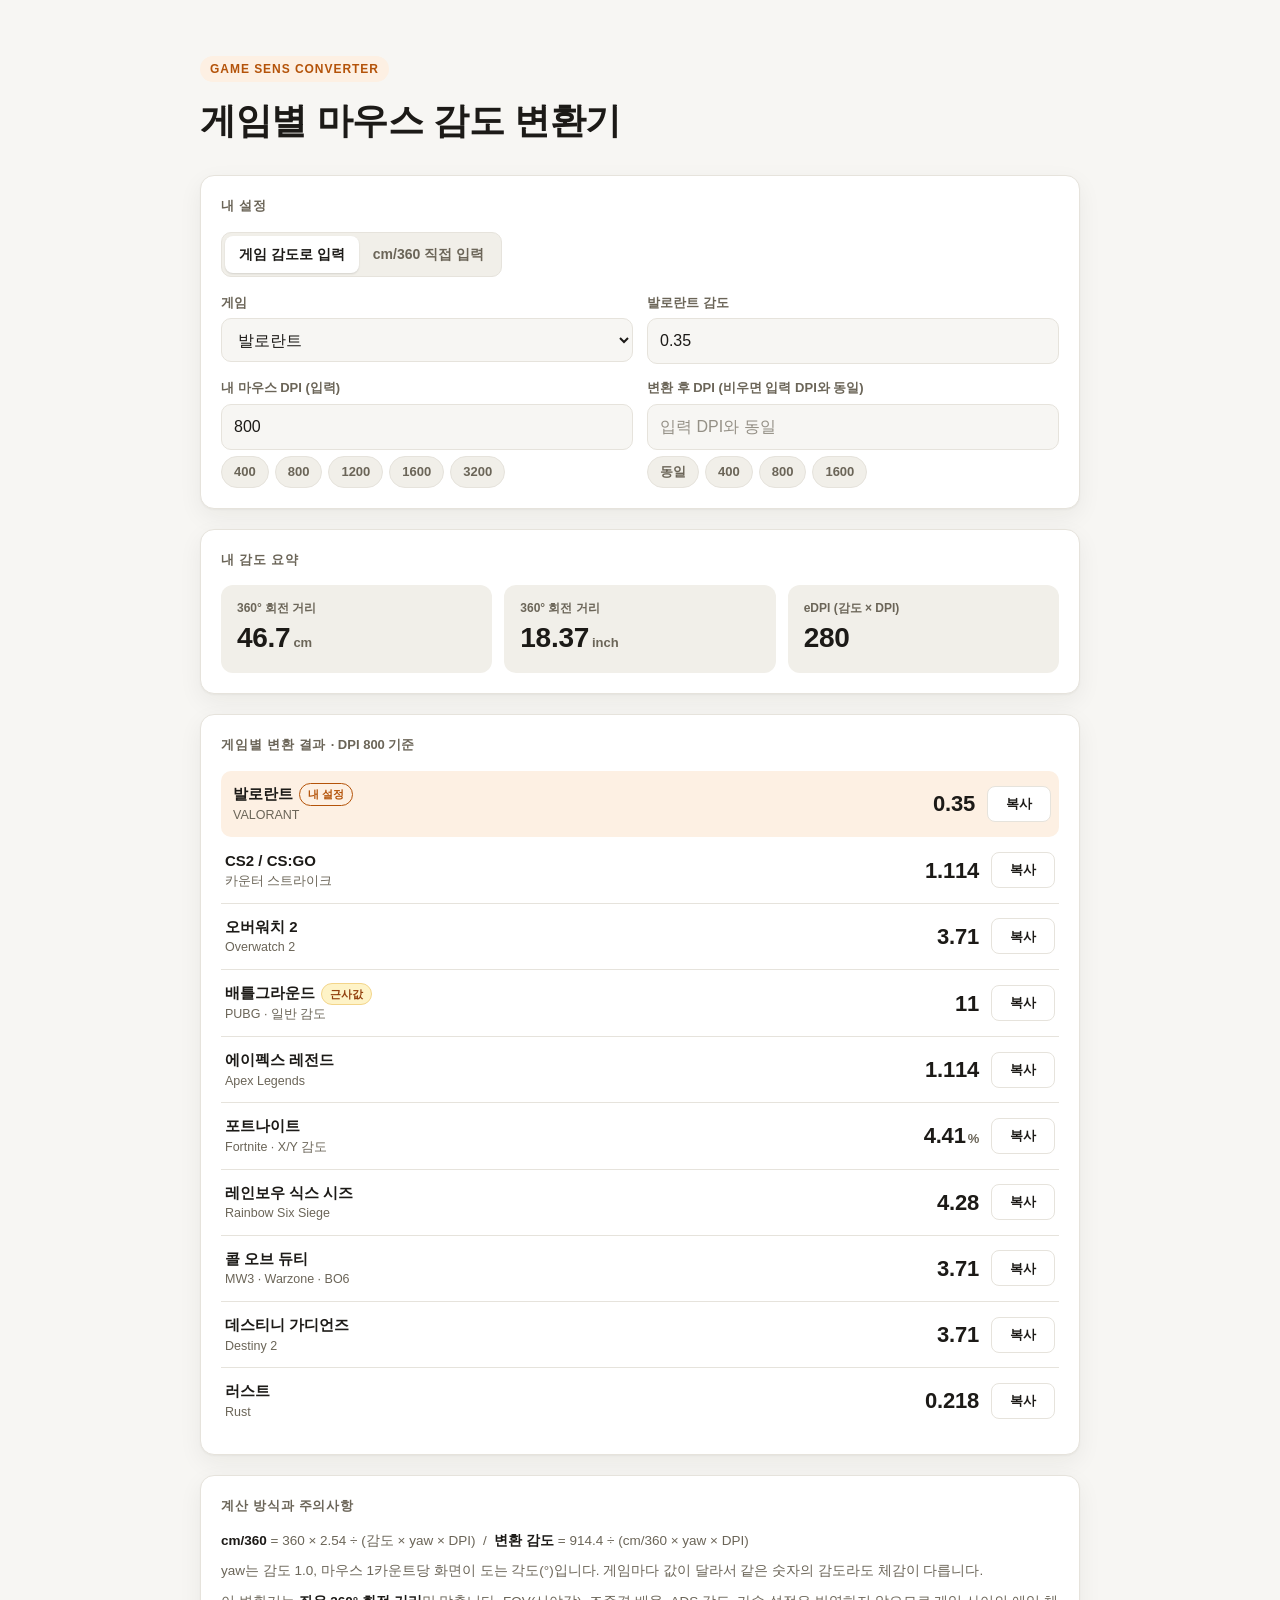
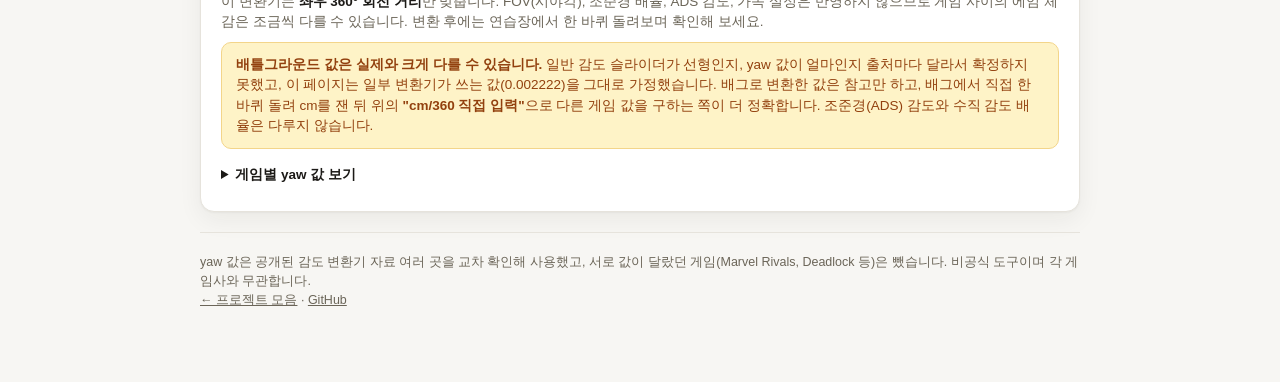
<file: index.html>
<!DOCTYPE html>
<html lang="ko">
<head>
<meta charset="utf-8">
<meta name="viewport" content="width=device-width, initial-scale=1">
<title>게임별 마우스 감도 변환기 — 발로란트·CS2·오버워치·배그·에이펙스</title>
<meta name="description" content="발로란트, CS2(카스), 오버워치 2, 배틀그라운드, 에이펙스, 포트나이트, 레인보우식스, CoD 등 게임별 마우스 감도를 cm/360 기준으로 변환합니다. DPI를 직접 입력해 같은 체감 감도를 맞춰보세요.">
<meta name="theme-color" content="#b45309">
<link rel="canonical" href="https://sunlitkoreakorea.github.io/game-sens-converter/">
<meta property="og:type" content="website">
<meta property="og:title" content="게임별 마우스 감도 변환기">
<meta property="og:description" content="발로란트·CS2·오버워치 2·배그·에이펙스 등 게임 간 마우스 감도를 cm/360 기준으로 변환. DPI 직접 입력 지원.">
<meta property="og:url" content="https://sunlitkoreakorea.github.io/game-sens-converter/">
<meta name="twitter:card" content="summary">
<link rel="icon" href="data:image/svg+xml,%3Csvg xmlns='http://www.w3.org/2000/svg' viewBox='0 0 32 32'%3E%3Ccircle cx='16' cy='16' r='11' fill='none' stroke='%23b45309' stroke-width='3'/%3E%3Cpath d='M16 2v8M16 22v8M2 16h8M22 16h8' stroke='%23b45309' stroke-width='3' stroke-linecap='round'/%3E%3C/svg%3E">
<script type="application/ld+json">
{"@context":"https://schema.org","@type":"WebApplication","name":"게임별 마우스 감도 변환기","url":"https://sunlitkoreakorea.github.io/game-sens-converter/","applicationCategory":"UtilitiesApplication","operatingSystem":"Any","inLanguage":"ko","offers":{"@type":"Offer","price":"0","priceCurrency":"KRW"}}
</script>
<style>
  :root{
    --bg:#f7f6f3;
    --surface:#ffffff;
    --surface-2:#f1efe9;
    --border:#e6e3dc;
    --text:#1c1a17;
    --muted:#6b6558;
    --accent:#b45309;
    --accent-soft:#fdf0e3;
    --accent-ink:#ffffff;
    --warn:#92400e;
    --warn-bg:#fef3c7;
    --warn-border:#f3d58a;
    --ok:#166534;
    --shadow:0 1px 2px rgba(28,26,23,.04),0 8px 24px rgba(28,26,23,.06);
  }
  @media (prefers-color-scheme: dark){
    :root{
      --bg:#15130f;
      --surface:#1f1c17;
      --surface-2:#292520;
      --border:#332e26;
      --text:#f2ede4;
      --muted:#a89e8c;
      --accent:#e0975a;
      --accent-soft:#2b2118;
      --accent-ink:#1c1a17;
      --warn:#f5cf8a;
      --warn-bg:#2d2412;
      --warn-border:#5a4620;
      --ok:#86d19b;
      --shadow:0 1px 2px rgba(0,0,0,.3),0 8px 24px rgba(0,0,0,.35);
    }
  }
  *{box-sizing:border-box}
  [hidden]{display:none !important}
  html{-webkit-text-size-adjust:100%}
  body{
    margin:0;background:var(--bg);color:var(--text);
    font-family:-apple-system,BlinkMacSystemFont,"Segoe UI","Pretendard","Noto Sans KR",Arial,sans-serif;
    padding:56px 16px 72px;line-height:1.5;
  }
  .wrap{max-width:880px;margin:0 auto}
  header{margin-bottom:32px}
  .eyebrow{
    display:inline-block;font-size:12px;font-weight:700;letter-spacing:.08em;text-transform:uppercase;
    color:var(--accent);background:var(--accent-soft);padding:4px 10px;border-radius:999px;margin-bottom:16px;
  }
  h1{font-size:clamp(26px,4vw,36px);line-height:1.25;margin:0;letter-spacing:-.01em}
  .panel{
    background:var(--surface);border:1px solid var(--border);border-radius:14px;
    box-shadow:var(--shadow);padding:20px;margin-bottom:20px;
  }
  h2{
    font-size:13px;font-weight:700;letter-spacing:.06em;text-transform:uppercase;
    color:var(--muted);margin:0 0 16px;
  }
  .seg{display:inline-flex;background:var(--surface-2);border:1px solid var(--border);border-radius:10px;padding:3px;margin-bottom:16px}
  .seg button{
    appearance:none;border:0;background:transparent;color:var(--muted);font:inherit;font-size:14px;font-weight:600;
    padding:8px 14px;border-radius:8px;cursor:pointer;min-height:36px;
  }
  .seg button[aria-pressed="true"]{background:var(--surface);color:var(--text);box-shadow:0 1px 2px rgba(0,0,0,.12)}
  .fields{display:grid;grid-template-columns:repeat(2,1fr);gap:14px}
  .field{display:flex;flex-direction:column;gap:6px;min-width:0}
  .field.full{grid-column:1/-1}
  label,.lbl{font-size:13px;font-weight:600;color:var(--muted)}
  input,select{
    font:inherit;font-size:16px;color:var(--text);background:var(--bg);
    border:1px solid var(--border);border-radius:10px;padding:10px 12px;min-height:44px;width:100%;
    font-variant-numeric:tabular-nums;
  }
  input::placeholder{color:var(--muted);opacity:.7}
  input:focus-visible,select:focus-visible,button:focus-visible{outline:2px solid var(--accent);outline-offset:2px}
  .chips{display:flex;flex-wrap:wrap;gap:6px}
  .chip{
    appearance:none;font:inherit;font-size:13px;font-weight:600;color:var(--muted);background:var(--surface-2);
    border:1px solid var(--border);border-radius:999px;padding:5px 12px;cursor:pointer;min-height:32px;
    font-variant-numeric:tabular-nums;
  }
  .chip:hover{color:var(--text);border-color:var(--accent)}
  .hint{font-size:12.5px;color:var(--muted);margin:0}
  .stats{display:grid;grid-template-columns:repeat(3,1fr);gap:12px}
  .stat{background:var(--surface-2);border-radius:12px;padding:14px 16px;min-width:0}
  .stat .k{font-size:12px;font-weight:600;color:var(--muted)}
  .stat .v{font-size:clamp(20px,3.4vw,28px);font-weight:700;font-variant-numeric:tabular-nums;letter-spacing:-.01em;overflow-wrap:anywhere}
  .stat .u{font-size:13px;font-weight:600;color:var(--muted);margin-left:3px}
  .list{list-style:none;margin:0;padding:0}
  .row{
    display:grid;grid-template-columns:1fr auto auto;align-items:center;gap:12px;
    padding:12px 4px;border-top:1px solid var(--border);
  }
  .row:first-child{border-top:0}
  .row.src{background:var(--accent-soft);border-radius:10px;border-top-color:transparent;padding-left:12px;padding-right:8px}
  .row.src + .row{border-top-color:transparent}
  .gname{font-weight:600;font-size:15px;min-width:0}
  .gname small{display:block;font-weight:500;font-size:12.5px;color:var(--muted)}
  .badge{
    display:inline-block;font-size:11px;font-weight:700;border-radius:999px;padding:2px 8px;margin-left:6px;vertical-align:middle;
    color:var(--accent);background:var(--accent-soft);border:1px solid var(--accent);
  }
  .badge.warn{color:var(--warn);background:var(--warn-bg);border-color:var(--warn-border)}
  .val{font-size:22px;font-weight:700;font-variant-numeric:tabular-nums;text-align:right;letter-spacing:-.01em}
  .val .u{font-size:13px;font-weight:600;color:var(--muted);margin-left:2px}
  .copy{
    appearance:none;font:inherit;font-size:13px;font-weight:600;color:var(--text);background:var(--surface);
    border:1px solid var(--border);border-radius:8px;padding:6px 12px;cursor:pointer;min-height:36px;min-width:64px;
  }
  .copy:hover{border-color:var(--accent)}
  .copy.done{color:var(--ok);border-color:var(--ok)}
  .empty{color:var(--muted);font-size:14px;padding:8px 0}
  .note{
    font-size:13.5px;color:var(--muted);margin:0 0 10px;
  }
  .note strong{color:var(--text)}
  .warnbox{
    background:var(--warn-bg);border:1px solid var(--warn-border);color:var(--warn);
    border-radius:10px;padding:12px 14px;font-size:13.5px;margin:0 0 10px;
  }
  code{
    font-family:ui-monospace,SFMono-Regular,Menlo,Consolas,monospace;font-size:12.5px;
    background:var(--surface-2);border-radius:6px;padding:2px 6px;color:var(--text);overflow-wrap:anywhere;
  }
  details{margin-top:6px}
  summary{cursor:pointer;font-size:13.5px;font-weight:600;color:var(--text);padding:6px 0}
  table.yaw{width:100%;border-collapse:collapse;font-size:13.5px;margin-top:8px}
  table.yaw th,table.yaw td{text-align:left;padding:8px 6px;border-top:1px solid var(--border)}
  table.yaw th{font-size:12px;color:var(--muted);font-weight:600;border-top:0}
  table.yaw td:last-child{font-variant-numeric:tabular-nums}
  footer{border-top:1px solid var(--border);padding-top:20px;font-size:12.5px;color:var(--muted)}
  footer a{color:var(--muted)}
  @media (max-width:620px){
    body{padding-top:36px}
    .fields{grid-template-columns:1fr}
    .stats{grid-template-columns:1fr}
    .row{grid-template-columns:1fr auto;grid-template-areas:"n v" "n c";row-gap:6px}
    .row .gname{grid-area:n}
    .row .val{grid-area:v}
    .row .copy{grid-area:c;justify-self:end}
  }
  @media (prefers-reduced-motion:no-preference){
    .copy,.chip,.seg button{transition:border-color .15s ease,color .15s ease,background .15s ease}
  }
</style>
</head>
<body>
<div class="wrap">
  <header>
    <span class="eyebrow">Game Sens Converter</span>
    <h1>게임별 마우스 감도 변환기</h1>
  </header>

  <section class="panel" aria-labelledby="h-input">
    <h2 id="h-input">내 설정</h2>

    <div class="seg" role="group" aria-label="입력 방식">
      <button type="button" id="mode-game" aria-pressed="true">게임 감도로 입력</button>
      <button type="button" id="mode-cm" aria-pressed="false">cm/360 직접 입력</button>
    </div>

    <div class="fields">
      <div class="field" id="f-game">
        <label for="game">게임</label>
        <select id="game"></select>
      </div>
      <div class="field" id="f-sens">
        <label for="sens" id="sens-label">감도</label>
        <input id="sens" type="text" inputmode="decimal" autocomplete="off" placeholder="예: 0.35">
      </div>
      <div class="field" id="f-cm" hidden>
        <label for="cm">360° 회전에 필요한 마우스 이동 거리 (cm)</label>
        <input id="cm" type="text" inputmode="decimal" autocomplete="off" placeholder="예: 33">
        <p class="hint">마우스패드에서 실제로 한 바퀴 돌 때 움직인 거리를 자로 재서 넣으면 됩니다.</p>
      </div>

      <div class="field">
        <label for="dpi">내 마우스 DPI <span class="lbl">(입력)</span></label>
        <input id="dpi" type="text" inputmode="numeric" autocomplete="off" placeholder="예: 800">
        <div class="chips" data-target="dpi" aria-label="DPI 빠른 선택">
          <button type="button" class="chip" data-v="400">400</button>
          <button type="button" class="chip" data-v="800">800</button>
          <button type="button" class="chip" data-v="1200">1200</button>
          <button type="button" class="chip" data-v="1600">1600</button>
          <button type="button" class="chip" data-v="3200">3200</button>
        </div>
      </div>
      <div class="field">
        <label for="tdpi">변환 후 DPI <span class="lbl">(비우면 입력 DPI와 동일)</span></label>
        <input id="tdpi" type="text" inputmode="numeric" autocomplete="off" placeholder="입력 DPI와 동일">
        <div class="chips" data-target="tdpi" aria-label="변환 후 DPI 빠른 선택">
          <button type="button" class="chip" data-v="">동일</button>
          <button type="button" class="chip" data-v="400">400</button>
          <button type="button" class="chip" data-v="800">800</button>
          <button type="button" class="chip" data-v="1600">1600</button>
        </div>
      </div>
    </div>
  </section>

  <section class="panel" aria-labelledby="h-sum">
    <h2 id="h-sum">내 감도 요약</h2>
    <div class="stats" aria-live="polite">
      <div class="stat"><div class="k">360° 회전 거리</div><div><span class="v" id="o-cm">—</span><span class="u">cm</span></div></div>
      <div class="stat"><div class="k">360° 회전 거리</div><div><span class="v" id="o-in">—</span><span class="u">inch</span></div></div>
      <div class="stat"><div class="k">eDPI (감도 × DPI)</div><div><span class="v" id="o-edpi">—</span></div></div>
    </div>
  </section>

  <section class="panel" aria-labelledby="h-out">
    <h2 id="h-out">게임별 변환 결과 <span id="out-dpi" style="text-transform:none;letter-spacing:0;font-weight:600"></span></h2>
    <ul class="list" id="results" aria-live="polite"></ul>
  </section>

  <section class="panel" aria-labelledby="h-info">
    <h2 id="h-info">계산 방식과 주의사항</h2>
    <p class="note"><strong>cm/360</strong> = 360 × 2.54 ÷ (감도 × yaw × DPI) &nbsp;/&nbsp; <strong>변환 감도</strong> = 914.4 ÷ (cm/360 × yaw × DPI)</p>
    <p class="note">yaw는 감도 1.0, 마우스 1카운트당 화면이 도는 각도(°)입니다. 게임마다 값이 달라서 같은 숫자의 감도라도 체감이 다릅니다.</p>
    <p class="note">이 변환기는 <strong>좌우 360° 회전 거리</strong>만 맞춥니다. FOV(시야각), 조준경 배율, ADS 감도, 가속 설정은 반영하지 않으므로 게임 사이의 에임 체감은 조금씩 다를 수 있습니다. 변환 후에는 연습장에서 한 바퀴 돌려보며 확인해 보세요.</p>
    <div class="warnbox"><strong>배틀그라운드 값은 실제와 크게 다를 수 있습니다.</strong> 일반 감도 슬라이더가 선형인지, yaw 값이 얼마인지 출처마다 달라서 확정하지 못했고, 이 페이지는 일부 변환기가 쓰는 값(0.002222)을 그대로 가정했습니다. 배그로 변환한 값은 참고만 하고, 배그에서 직접 한 바퀴 돌려 cm를 잰 뒤 위의 <strong>"cm/360 직접 입력"</strong>으로 다른 게임 값을 구하는 쪽이 더 정확합니다. 조준경(ADS) 감도와 수직 감도 배율은 다루지 않습니다.</div>
    <details>
      <summary>게임별 yaw 값 보기</summary>
      <table class="yaw" id="yaw-table">
        <thead><tr><th>게임</th><th>입력 단위</th><th>yaw</th></tr></thead>
        <tbody></tbody>
      </table>
    </details>
  </section>

  <footer>
    yaw 값은 공개된 감도 변환기 자료 여러 곳을 교차 확인해 사용했고, 서로 값이 달랐던 게임(Marvel Rivals, Deadlock 등)은 뺐습니다. 비공식 도구이며 각 게임사와 무관합니다.<br>
    <a href="https://sunlitkoreakorea.github.io/">← 프로젝트 모음</a> · <a href="https://github.com/Sunlitkoreakorea/game-sens-converter">GitHub</a>
  </footer>
</div>

<script>
(function () {
  'use strict';

  // yaw: 감도 1.0 · 1카운트당 회전 각도(°). dec: 결과 표시 소수 자릿수.
  var GAMES = [
    { id: 'valorant', name: '발로란트', en: 'VALORANT',         yaw: 0.07,          dec: 3, unit: '' },
    { id: 'cs2',      name: 'CS2 / CS:GO', en: '카운터 스트라이크', yaw: 0.022,         dec: 3, unit: '' },
    { id: 'ow2',      name: '오버워치 2', en: 'Overwatch 2',     yaw: 0.0066,        dec: 2, unit: '' },
    { id: 'pubg',     name: '배틀그라운드', en: 'PUBG · 일반 감도', yaw: 0.002222,      dec: 1, unit: '', approx: true },
    { id: 'apex',     name: '에이펙스 레전드', en: 'Apex Legends',  yaw: 0.022,         dec: 3, unit: '' },
    { id: 'fortnite', name: '포트나이트', en: 'Fortnite · X/Y 감도', yaw: 0.005555,    dec: 2, unit: '%' },
    { id: 'r6',       name: '레인보우 식스 시즈', en: 'Rainbow Six Siege', yaw: 0.00572957795, dec: 2, unit: '' },
    { id: 'cod',      name: '콜 오브 듀티', en: 'MW3 · Warzone · BO6', yaw: 0.0066,    dec: 2, unit: '' },
    { id: 'destiny2', name: '데스티니 가디언즈', en: 'Destiny 2',  yaw: 0.0066,        dec: 2, unit: '' },
    { id: 'rust',     name: '러스트', en: 'Rust',                yaw: 0.1125,        dec: 3, unit: '' }
  ];
  var CM_PER_360_CONST = 360 * 2.54; // 914.4

  function $(id) { return document.getElementById(id); }
  function byId(id) { for (var i = 0; i < GAMES.length; i++) if (GAMES[i].id === id) return GAMES[i]; return GAMES[0]; }

  var els = {
    modeGame: $('mode-game'), modeCm: $('mode-cm'),
    fGame: $('f-game'), fSens: $('f-sens'), fCm: $('f-cm'),
    game: $('game'), sens: $('sens'), sensLabel: $('sens-label'), cm: $('cm'),
    dpi: $('dpi'), tdpi: $('tdpi'),
    oCm: $('o-cm'), oIn: $('o-in'), oEdpi: $('o-edpi'),
    results: $('results'), outDpi: $('out-dpi')
  };

  var state = { mode: 'game', game: 'valorant', sens: '0.35', cm: '', dpi: '800', tdpi: '' };

  // ---- 저장/복원 (불가능한 환경에서도 동작) ----
  var KEY = 'gameSensConverter.v1';
  function load() {
    try {
      var raw = localStorage.getItem(KEY);
      if (!raw) return;
      var s = JSON.parse(raw);
      if (s && typeof s === 'object') {
        ['mode', 'game', 'sens', 'cm', 'dpi', 'tdpi'].forEach(function (k) {
          if (typeof s[k] === 'string') state[k] = s[k];
        });
        if (state.mode !== 'game' && state.mode !== 'cm') state.mode = 'game';
        if (!GAMES.some(function (g) { return g.id === state.game; })) state.game = 'valorant';
      }
    } catch (e) {}
  }
  function save() { try { localStorage.setItem(KEY, JSON.stringify(state)); } catch (e) {} }

  // ---- 계산 ----
  function num(str) {
    var n = parseFloat(String(str).replace(',', '.').trim());
    return isFinite(n) && n > 0 ? n : NaN;
  }
  function cmPer360(sens, yaw, dpi) { return CM_PER_360_CONST / (sens * yaw * dpi); }
  function sensFor(cm, yaw, dpi) { return CM_PER_360_CONST / (cm * yaw * dpi); }

  function fmt(n, d) {
    if (!isFinite(n)) return '—';
    var s = n.toFixed(d);
    if (s.indexOf('.') >= 0) s = s.replace(/0+$/, '').replace(/\.$/, '');
    return s;
  }

  // ---- 렌더 ----
  function currentSource() {
    var dpi = num(state.dpi);
    var cm = NaN, sens = NaN;
    if (state.mode === 'game') {
      sens = num(state.sens);
      cm = cmPer360(sens, byId(state.game).yaw, dpi);
    } else {
      cm = num(state.cm);
    }
    return { dpi: dpi, sens: sens, cm: cm };
  }

  function render() {
    var src = currentSource();
    var g = byId(state.game);
    var okCm = isFinite(src.cm) && src.cm > 0;

    els.oCm.textContent = okCm ? fmt(src.cm, src.cm < 10 ? 2 : 1) : '—';
    els.oIn.textContent = okCm ? fmt(src.cm / 2.54, 2) : '—';
    els.oEdpi.textContent = (state.mode === 'game' && isFinite(src.sens) && isFinite(src.dpi))
      ? fmt(src.sens * src.dpi, 1) : '—';

    var tdpi = num(state.tdpi);
    var outDpi = isFinite(tdpi) ? tdpi : src.dpi;
    els.outDpi.textContent = isFinite(outDpi) ? '· DPI ' + fmt(outDpi, 0) + ' 기준' : '';

    els.results.innerHTML = '';
    if (!okCm || !isFinite(outDpi)) {
      var li = document.createElement('li');
      li.className = 'empty';
      li.textContent = state.mode === 'game'
        ? '게임, 감도, DPI를 입력하면 결과가 표시됩니다.'
        : 'cm/360과 DPI를 입력하면 결과가 표시됩니다.';
      els.results.appendChild(li);
      return;
    }

    GAMES.forEach(function (game) {
      var isSrc = state.mode === 'game' && game.id === state.game;
      var value = isSrc && !isFinite(tdpi) ? src.sens : sensFor(src.cm, game.yaw, outDpi);
      var text = fmt(value, game.dec);

      var row = document.createElement('li');
      row.className = 'row' + (isSrc ? ' src' : '');

      var name = document.createElement('div');
      name.className = 'gname';
      name.textContent = game.name;
      if (isSrc) { var b = document.createElement('span'); b.className = 'badge'; b.textContent = '내 설정'; name.appendChild(b); }
      if (game.approx) { var w = document.createElement('span'); w.className = 'badge warn'; w.textContent = '근사값'; name.appendChild(w); }
      var sub = document.createElement('small');
      sub.textContent = game.en;
      name.appendChild(sub);

      var val = document.createElement('div');
      val.className = 'val';
      val.textContent = text;
      if (game.unit) { var u = document.createElement('span'); u.className = 'u'; u.textContent = game.unit; val.appendChild(u); }

      var btn = document.createElement('button');
      btn.type = 'button';
      btn.className = 'copy';
      btn.textContent = '복사';
      btn.setAttribute('aria-label', game.name + ' 감도 ' + text + ' 복사');
      btn.addEventListener('click', function () { copyText(text, btn); });

      row.appendChild(name); row.appendChild(val); row.appendChild(btn);
      els.results.appendChild(row);
    });
  }

  function copyText(text, btn) {
    function done(ok) {
      btn.textContent = ok ? '복사됨' : '실패';
      btn.classList.toggle('done', ok);
      setTimeout(function () { btn.textContent = '복사'; btn.classList.remove('done'); }, 1200);
    }
    function fallback() {
      var ta = document.createElement('textarea');
      ta.value = text; ta.setAttribute('readonly', '');
      ta.style.position = 'fixed'; ta.style.opacity = '0';
      document.body.appendChild(ta); ta.select();
      var ok = false;
      try { ok = document.execCommand('copy'); } catch (e) {}
      document.body.removeChild(ta);
      done(ok);
    }
    if (navigator.clipboard && navigator.clipboard.writeText) {
      navigator.clipboard.writeText(text).then(function () { done(true); }, fallback);
    } else { fallback(); }
  }

  // ---- UI 동기화 ----
  function applyMode() {
    var isGame = state.mode === 'game';
    els.modeGame.setAttribute('aria-pressed', String(isGame));
    els.modeCm.setAttribute('aria-pressed', String(!isGame));
    els.fGame.hidden = !isGame;
    els.fSens.hidden = !isGame;
    els.fCm.hidden = isGame;
  }
  function applyGameLabel() {
    var g = byId(state.game);
    els.sensLabel.textContent = g.unit === '%' ? g.name + ' 감도 (% 값 그대로)' : g.name + ' 감도';
  }
  function update() { save(); render(); }

  function init() {
    GAMES.forEach(function (g) {
      var o = document.createElement('option');
      o.value = g.id; o.textContent = g.name;
      els.game.appendChild(o);
    });

    var tb = document.querySelector('#yaw-table tbody');
    GAMES.forEach(function (g) {
      var tr = document.createElement('tr');
      [g.name + (g.approx ? ' (근사)' : ''), g.unit === '%' ? '%' : '감도', String(g.yaw)].forEach(function (t) {
        var td = document.createElement('td'); td.textContent = t; tr.appendChild(td);
      });
      tb.appendChild(tr);
    });

    load();
    els.game.value = state.game;
    els.sens.value = state.sens;
    els.cm.value = state.cm;
    els.dpi.value = state.dpi;
    els.tdpi.value = state.tdpi;
    applyMode(); applyGameLabel(); render();

    els.modeGame.addEventListener('click', function () { state.mode = 'game'; applyMode(); update(); });
    els.modeCm.addEventListener('click', function () { state.mode = 'cm'; applyMode(); update(); });
    els.game.addEventListener('change', function () { state.game = els.game.value; applyGameLabel(); update(); });
    els.sens.addEventListener('input', function () { state.sens = els.sens.value; update(); });
    els.cm.addEventListener('input', function () { state.cm = els.cm.value; update(); });
    els.dpi.addEventListener('input', function () { state.dpi = els.dpi.value; update(); });
    els.tdpi.addEventListener('input', function () { state.tdpi = els.tdpi.value; update(); });

    Array.prototype.forEach.call(document.querySelectorAll('.chips'), function (box) {
      var target = box.getAttribute('data-target');
      box.addEventListener('click', function (e) {
        var t = e.target;
        if (!t || !t.classList || !t.classList.contains('chip')) return;
        var v = t.getAttribute('data-v');
        state[target] = v;
        els[target].value = v;
        update();
      });
    });
  }

  init();
})();
</script>
</body>
</html>
</file>
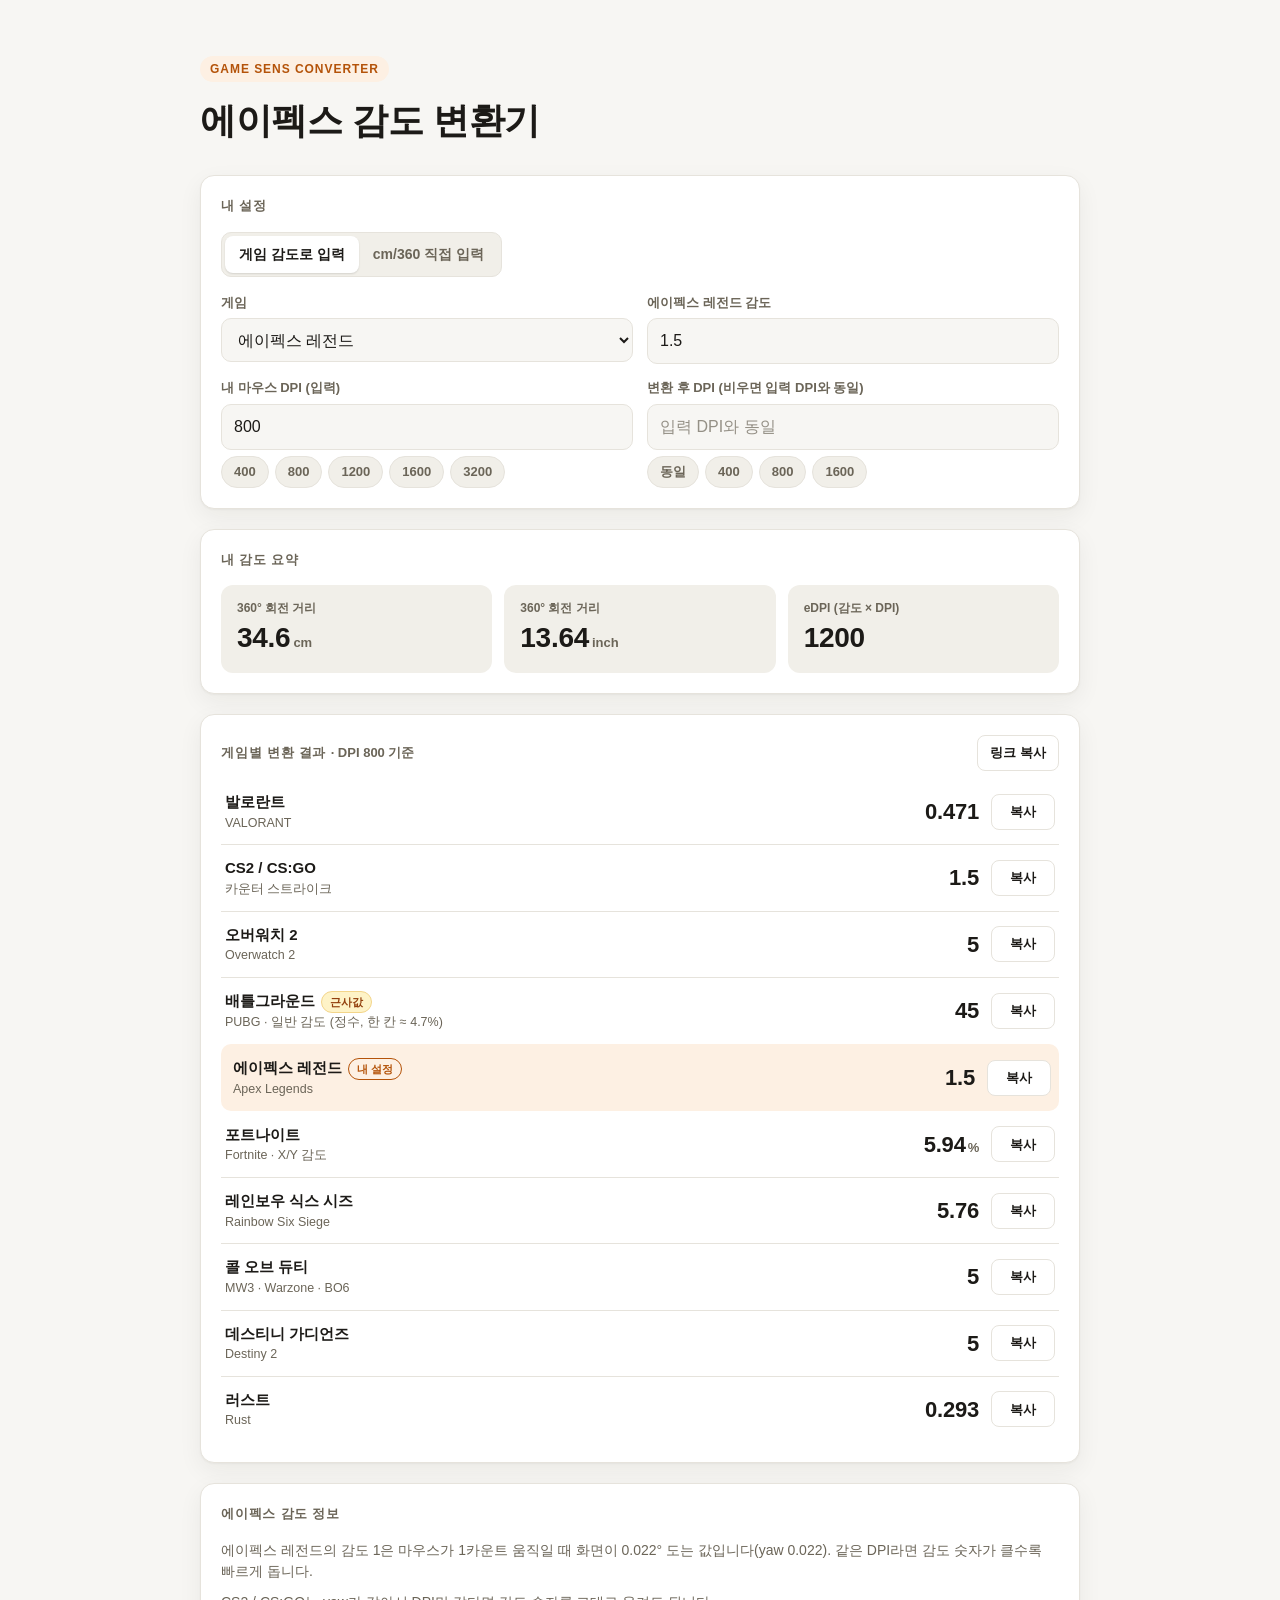
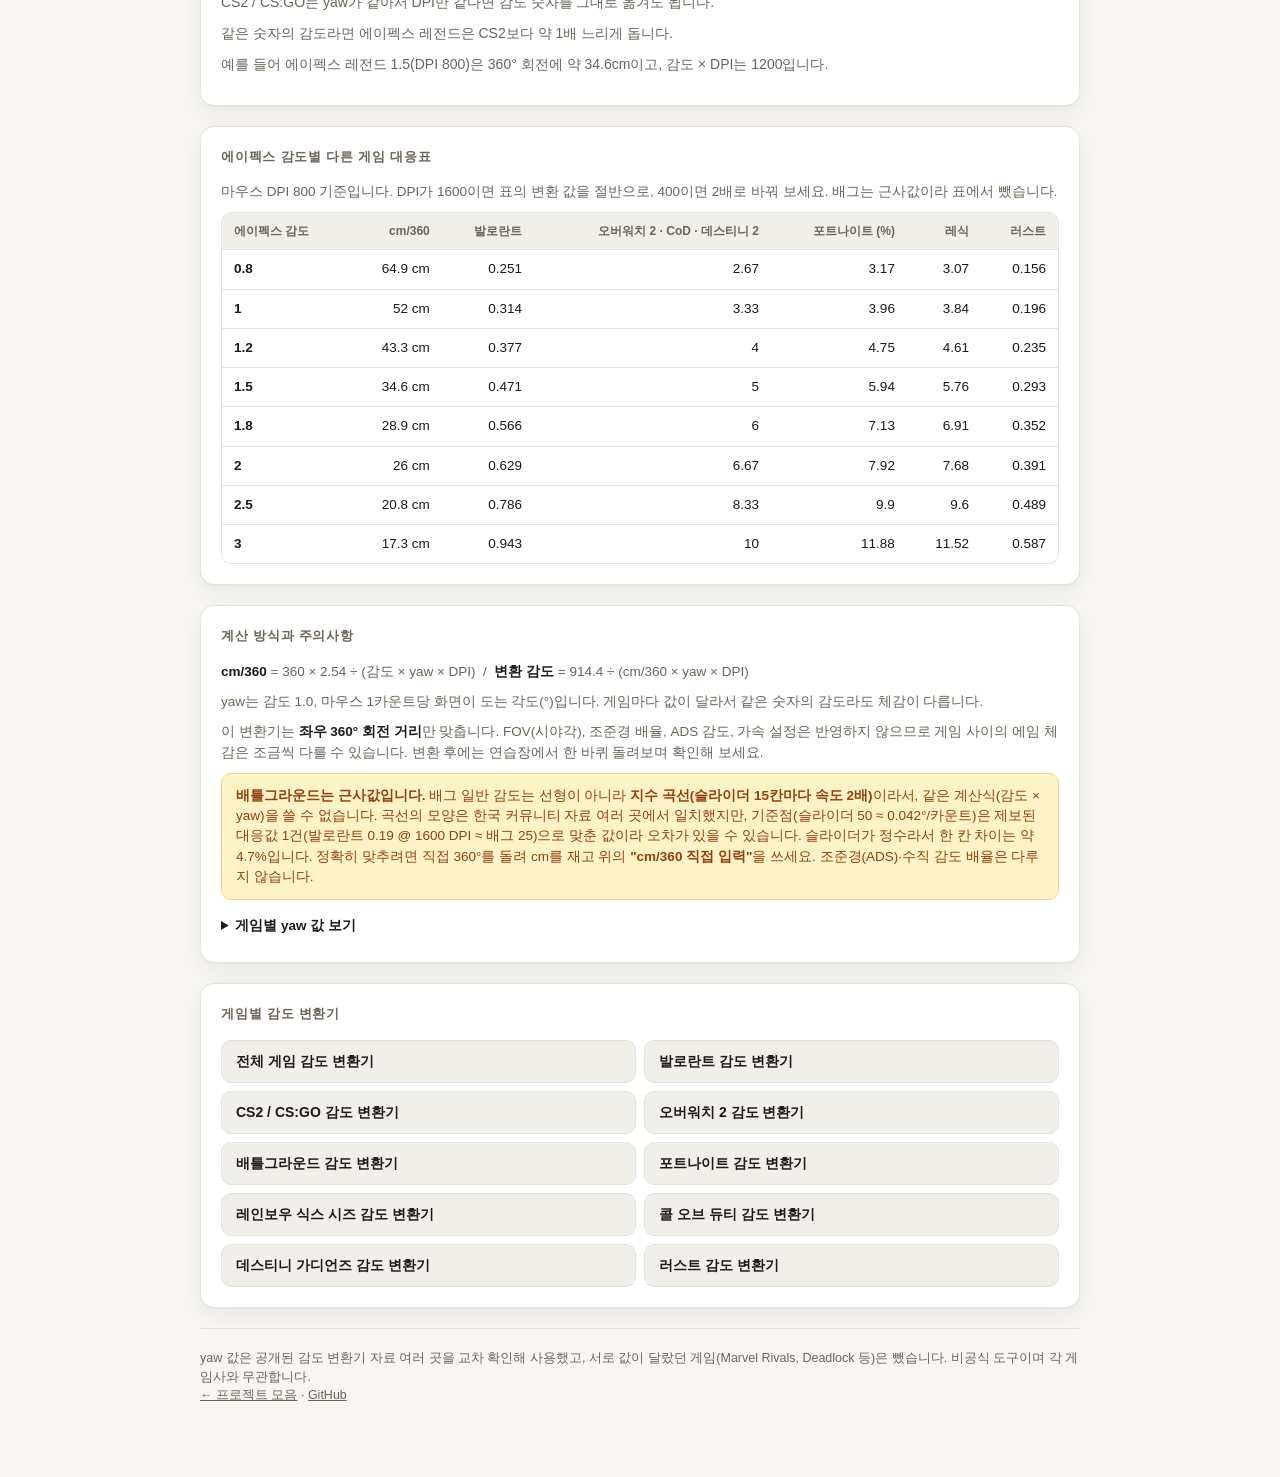
<file: apex-legends/index.html>
<!DOCTYPE html>
<html lang="ko">
<head>
<meta charset="utf-8">
<meta name="viewport" content="width=device-width, initial-scale=1">
<title>에이펙스 감도 변환기 — 발로란트·CS2·오버워치 2 감도로 바로 변환</title>
<meta name="description" content="에이펙스 레전드 감도와 DPI를 입력하면 발로란트·CS2·오버워치 2·배그 등의 같은 체감 감도를 cm/360 기준으로 계산합니다. 에이펙스 레전드의 yaw는 0.022이며 감도별 대응표도 제공합니다.">
<meta name="robots" content="index,follow,max-image-preview:large">
<meta name="theme-color" content="#b45309">
<link rel="canonical" href="https://sunlitkoreakorea.github.io/game-sens-converter/apex-legends/">
<meta property="og:type" content="website">
<meta property="og:site_name" content="게임별 마우스 감도 변환기">
<meta property="og:locale" content="ko_KR">
<meta property="og:title" content="에이펙스 감도 변환기 — 발로란트·CS2·오버워치 2 감도로 바로 변환">
<meta property="og:description" content="에이펙스 레전드 감도와 DPI를 입력하면 발로란트·CS2·오버워치 2·배그 등의 같은 체감 감도를 cm/360 기준으로 계산합니다. 에이펙스 레전드의 yaw는 0.022이며 감도별 대응표도 제공합니다.">
<meta property="og:url" content="https://sunlitkoreakorea.github.io/game-sens-converter/apex-legends/">
<meta property="og:image" content="https://sunlitkoreakorea.github.io/game-sens-converter/og.png">
<meta property="og:image:width" content="1200">
<meta property="og:image:height" content="630">
<meta property="og:image:alt" content="게임별 마우스 감도 변환기 — cm/360 기준 변환">
<meta name="twitter:card" content="summary_large_image">
<meta name="twitter:title" content="에이펙스 감도 변환기 — 발로란트·CS2·오버워치 2 감도로 바로 변환">
<meta name="twitter:description" content="에이펙스 레전드 감도와 DPI를 입력하면 발로란트·CS2·오버워치 2·배그 등의 같은 체감 감도를 cm/360 기준으로 계산합니다. 에이펙스 레전드의 yaw는 0.022이며 감도별 대응표도 제공합니다.">
<meta name="twitter:image" content="https://sunlitkoreakorea.github.io/game-sens-converter/og.png">
<link rel="icon" href="data:image/svg+xml,%3Csvg xmlns='http://www.w3.org/2000/svg' viewBox='0 0 32 32'%3E%3Ccircle cx='16' cy='16' r='11' fill='none' stroke='%23b45309' stroke-width='3'/%3E%3Cpath d='M16 2v8M16 22v8M2 16h8M22 16h8' stroke='%23b45309' stroke-width='3' stroke-linecap='round'/%3E%3C/svg%3E">
<link rel="stylesheet" href="../style.css">
<script type="application/ld+json">[{"@context":"https://schema.org","@type":"WebApplication","name":"에이펙스 감도 변환기","url":"https://sunlitkoreakorea.github.io/game-sens-converter/apex-legends/","description":"에이펙스 레전드 감도와 DPI를 입력하면 발로란트·CS2·오버워치 2·배그 등의 같은 체감 감도를 cm/360 기준으로 계산합니다. 에이펙스 레전드의 yaw는 0.022이며 감도별 대응표도 제공합니다.","applicationCategory":"UtilitiesApplication","operatingSystem":"Any","inLanguage":"ko","offers":{"@type":"Offer","price":"0","priceCurrency":"KRW"}},{"@context":"https://schema.org","@type":"BreadcrumbList","itemListElement":[{"@type":"ListItem","position":1,"name":"게임별 마우스 감도 변환기","item":"https://sunlitkoreakorea.github.io/game-sens-converter/"},{"@type":"ListItem","position":2,"name":"에이펙스 감도 변환기","item":"https://sunlitkoreakorea.github.io/game-sens-converter/apex-legends/"}]}]</script>
</head>
<body data-game="apex">
<div class="wrap">
  <header>
    <a class="eyebrow" href="../">Game Sens Converter</a>
    <h1>에이펙스 감도 변환기</h1>
  </header>

  <section class="panel" aria-labelledby="h-input">
    <h2 id="h-input">내 설정</h2>

    <div class="seg" role="group" aria-label="입력 방식">
      <button type="button" id="mode-game" aria-pressed="true">게임 감도로 입력</button>
      <button type="button" id="mode-cm" aria-pressed="false">cm/360 직접 입력</button>
    </div>

    <div class="fields">
      <div class="field" id="f-game">
        <label for="game">게임</label>
        <select id="game"></select>
      </div>
      <div class="field" id="f-sens">
        <label for="sens" id="sens-label">감도</label>
        <input id="sens" type="text" inputmode="decimal" autocomplete="off" placeholder="예: 0.35">
      </div>
      <div class="field" id="f-cm" hidden>
        <label for="cm">360° 회전에 필요한 마우스 이동 거리 (cm)</label>
        <input id="cm" type="text" inputmode="decimal" autocomplete="off" placeholder="예: 33">
        <p class="hint">마우스패드에서 실제로 한 바퀴 돌 때 움직인 거리를 자로 재서 넣으면 됩니다.</p>
      </div>

      <div class="field">
        <label for="dpi">내 마우스 DPI <span class="lbl">(입력)</span></label>
        <input id="dpi" type="text" inputmode="numeric" autocomplete="off" placeholder="예: 800">
        <div class="chips" data-target="dpi" aria-label="DPI 빠른 선택">
          <button type="button" class="chip" data-v="400">400</button>
          <button type="button" class="chip" data-v="800">800</button>
          <button type="button" class="chip" data-v="1200">1200</button>
          <button type="button" class="chip" data-v="1600">1600</button>
          <button type="button" class="chip" data-v="3200">3200</button>
        </div>
      </div>
      <div class="field">
        <label for="tdpi">변환 후 DPI <span class="lbl">(비우면 입력 DPI와 동일)</span></label>
        <input id="tdpi" type="text" inputmode="numeric" autocomplete="off" placeholder="입력 DPI와 동일">
        <div class="chips" data-target="tdpi" aria-label="변환 후 DPI 빠른 선택">
          <button type="button" class="chip" data-v="">동일</button>
          <button type="button" class="chip" data-v="400">400</button>
          <button type="button" class="chip" data-v="800">800</button>
          <button type="button" class="chip" data-v="1600">1600</button>
        </div>
      </div>
    </div>
  </section>

  <section class="panel" aria-labelledby="h-sum">
    <h2 id="h-sum">내 감도 요약</h2>
    <div class="stats" aria-live="polite">
      <div class="stat"><div class="k">360° 회전 거리</div><div><span class="v" id="o-cm">—</span><span class="u">cm</span></div></div>
      <div class="stat"><div class="k">360° 회전 거리</div><div><span class="v" id="o-in">—</span><span class="u">inch</span></div></div>
      <div class="stat"><div class="k">eDPI (감도 × DPI)</div><div><span class="v" id="o-edpi">—</span></div></div>
    </div>
  </section>

  <section class="panel" aria-labelledby="h-out">
    <div class="panel-head">
      <h2 id="h-out">게임별 변환 결과 <span id="out-dpi" style="text-transform:none;letter-spacing:0;font-weight:600"></span></h2>
      <button type="button" class="copy" id="share" aria-label="현재 설정이 담긴 링크 복사">링크 복사</button>
    </div>
    <ul class="list" id="results" aria-live="polite"></ul>
  </section>

  <section class="panel about" aria-labelledby="h-about">
    <h2 id="h-about">에이펙스 감도 정보</h2>
    <p>에이펙스 레전드의 감도 1은 마우스가 1카운트 움직일 때 화면이 0.022° 도는 값입니다(yaw 0.022). 같은 DPI라면 감도 숫자가 클수록 빠르게 돕니다.</p>
    <p>CS2 / CS:GO는 yaw가 같아서 DPI만 같다면 감도 숫자를 그대로 옮겨도 됩니다.</p>
    <p>같은 숫자의 감도라면 에이펙스 레전드은 CS2보다 약 1배 느리게 돕니다.</p>
    <p>예를 들어 에이펙스 레전드 1.5(DPI 800)은 360° 회전에 약 34.6cm이고, 감도 × DPI는 1200입니다.</p>
  </section>
  <section class="panel" aria-labelledby="h-table">
    <h2 id="h-table">에이펙스 감도별 다른 게임 대응표</h2>
    <p class="note">마우스 DPI 800 기준입니다. DPI가 1600이면 표의 변환 값을 절반으로, 400이면 2배로 바꿔 보세요. 배그는 근사값이라 표에서 뺐습니다.</p>
    <div class="tablewrap" tabindex="0" role="region" aria-label="에이펙스 감도별 다른 게임 대응표 (DPI 800 기준)"><table class="data"><thead><tr><th scope="col">에이펙스 감도</th><th scope="col">cm/360</th><th scope="col">발로란트</th><th scope="col">오버워치 2 · CoD · 데스티니 2</th><th scope="col">포트나이트 (%)</th><th scope="col">레식</th><th scope="col">러스트</th></tr></thead><tbody><tr><th scope="row">0.8</th><td>64.9 cm</td><td>0.251</td><td>2.67</td><td>3.17</td><td>3.07</td><td>0.156</td></tr><tr><th scope="row">1</th><td>52 cm</td><td>0.314</td><td>3.33</td><td>3.96</td><td>3.84</td><td>0.196</td></tr><tr><th scope="row">1.2</th><td>43.3 cm</td><td>0.377</td><td>4</td><td>4.75</td><td>4.61</td><td>0.235</td></tr><tr><th scope="row">1.5</th><td>34.6 cm</td><td>0.471</td><td>5</td><td>5.94</td><td>5.76</td><td>0.293</td></tr><tr><th scope="row">1.8</th><td>28.9 cm</td><td>0.566</td><td>6</td><td>7.13</td><td>6.91</td><td>0.352</td></tr><tr><th scope="row">2</th><td>26 cm</td><td>0.629</td><td>6.67</td><td>7.92</td><td>7.68</td><td>0.391</td></tr><tr><th scope="row">2.5</th><td>20.8 cm</td><td>0.786</td><td>8.33</td><td>9.9</td><td>9.6</td><td>0.489</td></tr><tr><th scope="row">3</th><td>17.3 cm</td><td>0.943</td><td>10</td><td>11.88</td><td>11.52</td><td>0.587</td></tr></tbody></table></div>
  </section>
  <section class="panel" aria-labelledby="h-info">
    <h2 id="h-info">계산 방식과 주의사항</h2>
    <p class="note"><strong>cm/360</strong> = 360 × 2.54 ÷ (감도 × yaw × DPI) &nbsp;/&nbsp; <strong>변환 감도</strong> = 914.4 ÷ (cm/360 × yaw × DPI)</p>
    <p class="note">yaw는 감도 1.0, 마우스 1카운트당 화면이 도는 각도(°)입니다. 게임마다 값이 달라서 같은 숫자의 감도라도 체감이 다릅니다.</p>
    <p class="note">이 변환기는 <strong>좌우 360° 회전 거리</strong>만 맞춥니다. FOV(시야각), 조준경 배율, ADS 감도, 가속 설정은 반영하지 않으므로 게임 사이의 에임 체감은 조금씩 다를 수 있습니다. 변환 후에는 연습장에서 한 바퀴 돌려보며 확인해 보세요.</p>
    <div class="warnbox"><strong>배틀그라운드는 근사값입니다.</strong> 배그 일반 감도는 선형이 아니라 <strong>지수 곡선(슬라이더 15칸마다 속도 2배)</strong>이라서, 같은 계산식(감도 × yaw)을 쓸 수 없습니다. 곡선의 모양은 한국 커뮤니티 자료 여러 곳에서 일치했지만, 기준점(슬라이더 50 ≈ 0.042°/카운트)은 제보된 대응값 1건(발로란트 0.19 @ 1600 DPI ≈ 배그 25)으로 맞춘 값이라 오차가 있을 수 있습니다. 슬라이더가 정수라서 한 칸 차이는 약 4.7%입니다. 정확히 맞추려면 직접 360°를 돌려 cm를 재고 위의 <strong>"cm/360 직접 입력"</strong>을 쓰세요. 조준경(ADS)·수직 감도 배율은 다루지 않습니다.</div>
    <details>
      <summary>게임별 yaw 값 보기</summary>
      <table class="yaw">
        <thead><tr><th>게임</th><th>입력 단위</th><th>yaw</th></tr></thead>
        <tbody>
          <tr><td>발로란트</td><td>감도</td><td>0.07</td></tr>
          <tr><td>CS2 / CS:GO</td><td>감도</td><td>0.022</td></tr>
          <tr><td>오버워치 2</td><td>감도</td><td>0.0066</td></tr>
          <tr><td>배틀그라운드 (근사)</td><td>슬라이더 (지수)</td><td>50 = 0.042°, 15칸마다 ×2</td></tr>
          <tr><td>에이펙스 레전드</td><td>감도</td><td>0.022</td></tr>
          <tr><td>포트나이트</td><td>%</td><td>0.005555</td></tr>
          <tr><td>레인보우 식스 시즈</td><td>감도</td><td>0.00572957795</td></tr>
          <tr><td>콜 오브 듀티</td><td>감도</td><td>0.0066</td></tr>
          <tr><td>데스티니 가디언즈</td><td>감도</td><td>0.0066</td></tr>
          <tr><td>러스트</td><td>감도</td><td>0.1125</td></tr>
        </tbody>
      </table>
    </details>
  </section>

  <section class="panel" aria-labelledby="h-links">
    <h2 id="h-links">게임별 감도 변환기</h2>
    <ul class="links"><li><a href="../">전체 게임 감도 변환기</a></li><li><a href="../valorant/">발로란트 감도 변환기</a></li><li><a href="../cs2/">CS2 / CS:GO 감도 변환기</a></li><li><a href="../overwatch-2/">오버워치 2 감도 변환기</a></li><li><a href="../pubg/">배틀그라운드 감도 변환기</a></li><li><a href="../fortnite/">포트나이트 감도 변환기</a></li><li><a href="../rainbow-six-siege/">레인보우 식스 시즈 감도 변환기</a></li><li><a href="../call-of-duty/">콜 오브 듀티 감도 변환기</a></li><li><a href="../destiny-2/">데스티니 가디언즈 감도 변환기</a></li><li><a href="../rust/">러스트 감도 변환기</a></li></ul>
  </section>
  <footer>
    yaw 값은 공개된 감도 변환기 자료 여러 곳을 교차 확인해 사용했고, 서로 값이 달랐던 게임(Marvel Rivals, Deadlock 등)은 뺐습니다. 비공식 도구이며 각 게임사와 무관합니다.<br>
    <a href="https://sunlitkoreakorea.github.io/">← 프로젝트 모음</a> · <a href="https://github.com/Sunlitkoreakorea/game-sens-converter">GitHub</a>
  </footer>
</div>

<script>window.__GAMES=[{"id":"valorant","slug":"valorant","name":"발로란트","short":"발로란트","en":"VALORANT","yaw":0.07,"dec":3,"unit":"","defaultSens":0.35,"typical":[0.2,0.25,0.3,0.35,0.4,0.45,0.5,0.6]},{"id":"cs2","slug":"cs2","name":"CS2 / CS:GO","short":"CS2","en":"카운터 스트라이크","yaw":0.022,"dec":3,"unit":"","defaultSens":1.2,"typical":[0.8,1,1.2,1.5,1.8,2,2.5,3]},{"id":"ow2","slug":"overwatch-2","name":"오버워치 2","short":"오버워치 2","en":"Overwatch 2","yaw":0.0066,"dec":2,"unit":"","defaultSens":5,"typical":[3,4,5,6,7,8,10,12]},{"id":"pubg","slug":"pubg","name":"배틀그라운드","short":"배그","en":"PUBG · 일반 감도 (정수, 한 칸 ≈ 4.7%)","curve":"exp15","base":0.042,"baseSens":50,"range":[1,100],"dec":0,"unit":"","approx":true,"defaultSens":50},{"id":"apex","slug":"apex-legends","name":"에이펙스 레전드","short":"에이펙스","en":"Apex Legends","yaw":0.022,"dec":3,"unit":"","defaultSens":1.5,"typical":[0.8,1,1.2,1.5,1.8,2,2.5,3]},{"id":"fortnite","slug":"fortnite","name":"포트나이트","short":"포트나이트","en":"Fortnite · X/Y 감도","yaw":0.005555,"dec":2,"unit":"%","defaultSens":6.5,"typical":[4,5,6,7,8,10,12]},{"id":"r6","slug":"rainbow-six-siege","name":"레인보우 식스 시즈","short":"레식","en":"Rainbow Six Siege","yaw":0.00572957795,"dec":2,"unit":"","defaultSens":10,"typical":[5,6,8,10,12,15,20]},{"id":"cod","slug":"call-of-duty","name":"콜 오브 듀티","short":"CoD","en":"MW3 · Warzone · BO6","yaw":0.0066,"dec":2,"unit":"","defaultSens":6,"typical":[3,4,5,6,7,8,10,12]},{"id":"destiny2","slug":"destiny-2","name":"데스티니 가디언즈","short":"데스티니 2","en":"Destiny 2","yaw":0.0066,"dec":2,"unit":"","defaultSens":6,"typical":[3,4,5,6,7,8,10,12]},{"id":"rust","slug":"rust","name":"러스트","short":"러스트","en":"Rust","yaw":0.1125,"dec":3,"unit":"","defaultSens":0.5,"typical":[0.2,0.3,0.4,0.5,0.6,0.8,1]}];</script>
<script src="../app.js"></script>
</body>
</html>
</file>
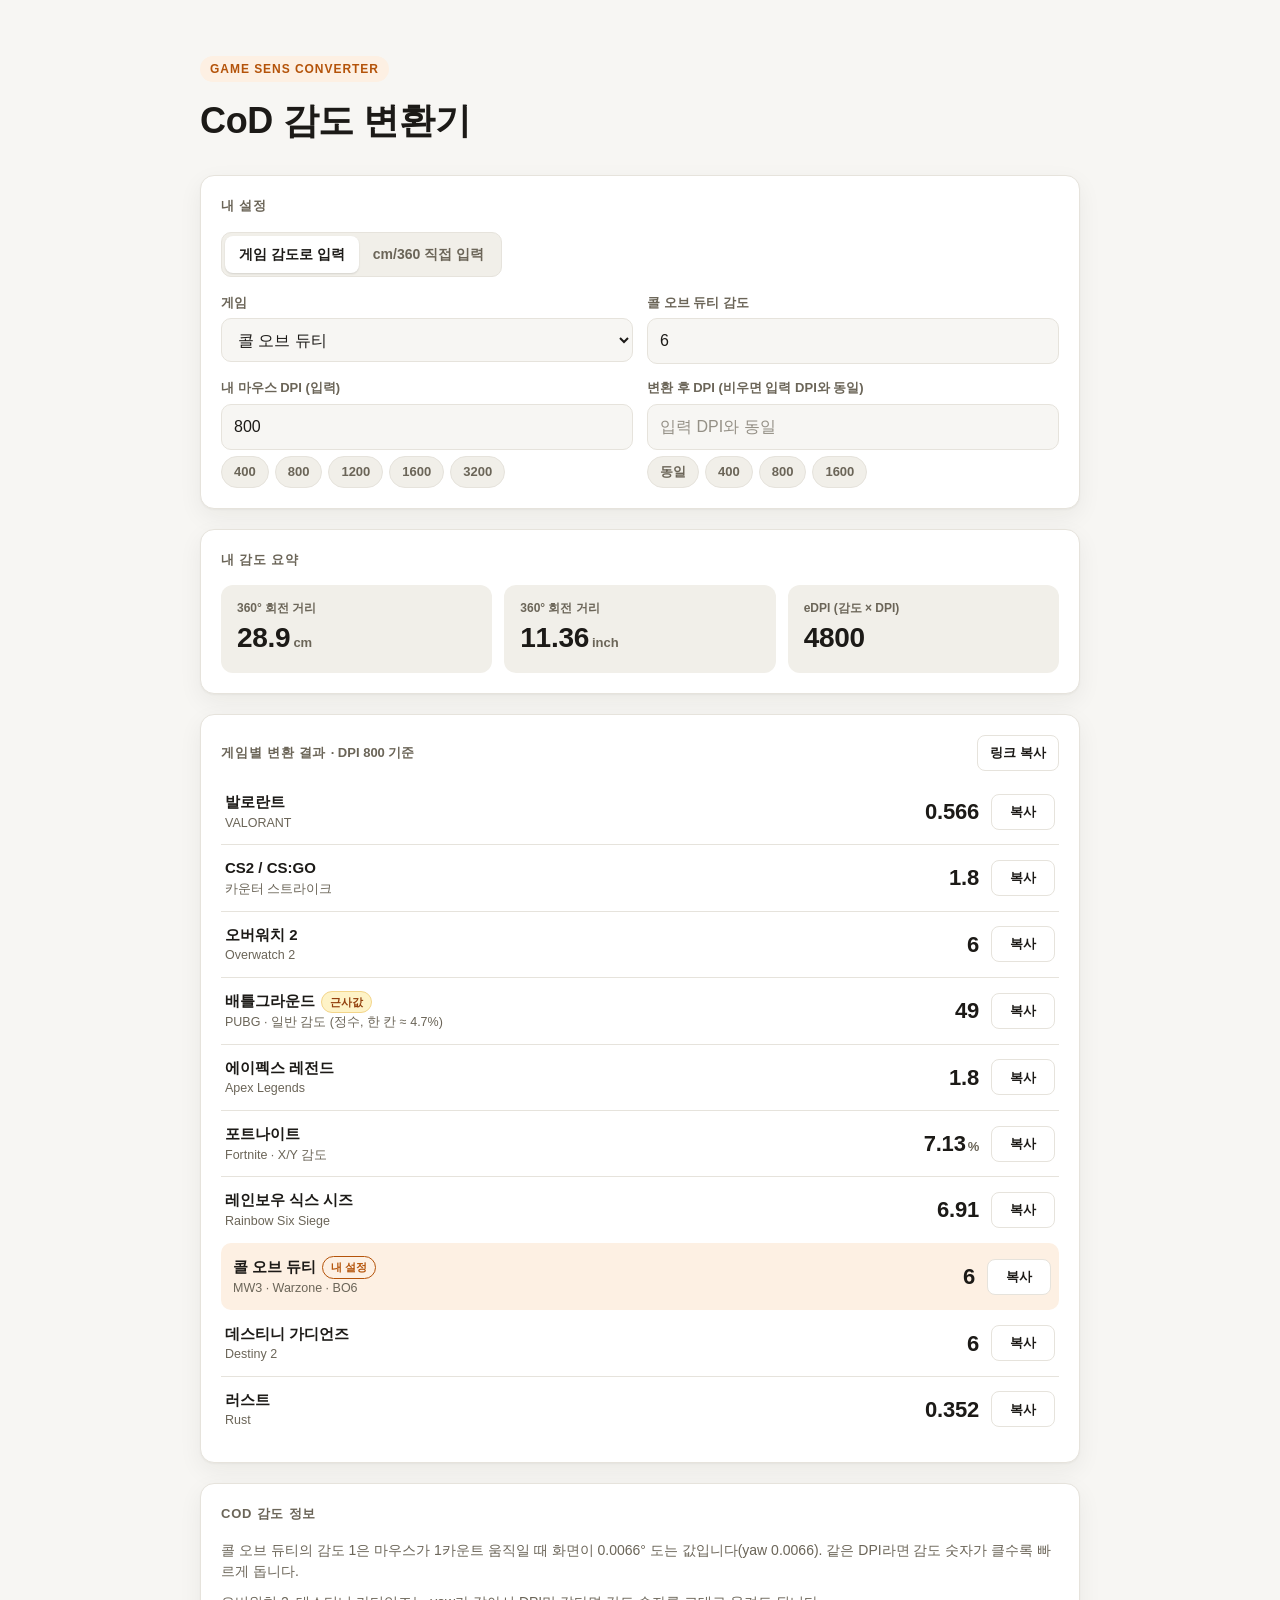
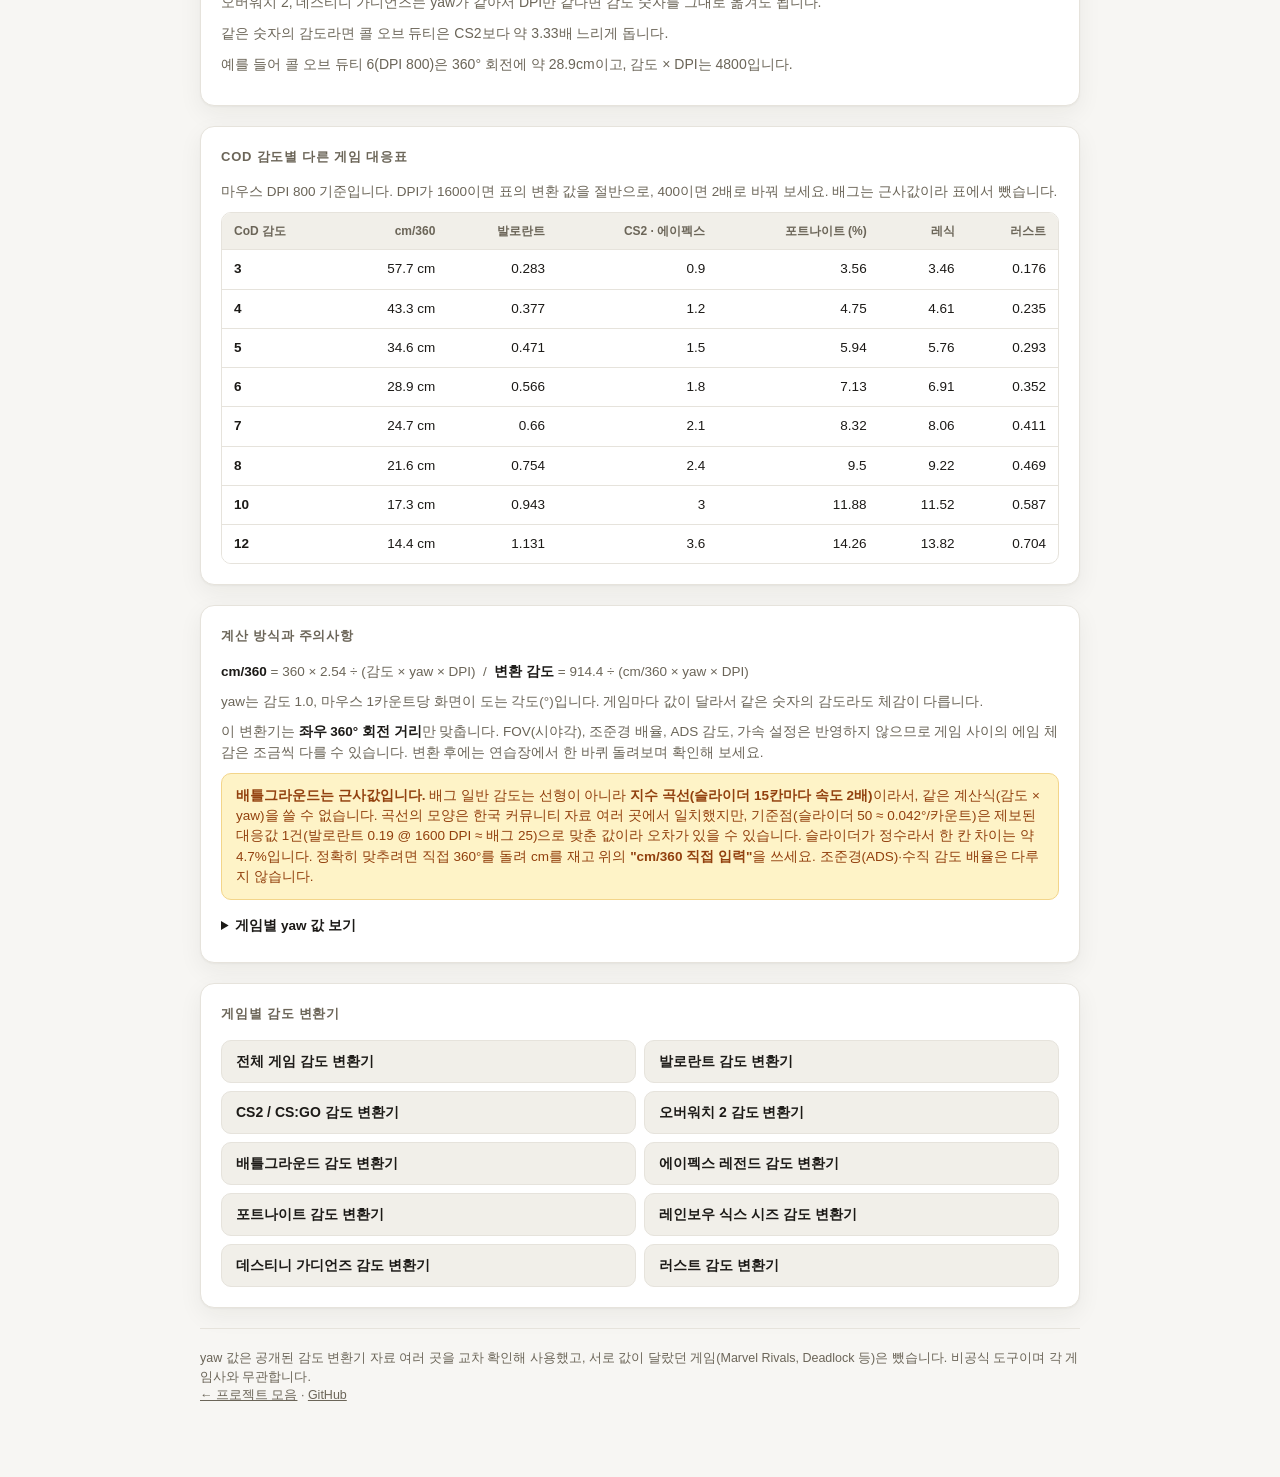
<file: call-of-duty/index.html>
<!DOCTYPE html>
<html lang="ko">
<head>
<meta charset="utf-8">
<meta name="viewport" content="width=device-width, initial-scale=1">
<title>CoD 감도 변환기 — 발로란트·CS2·오버워치 2 감도로 바로 변환</title>
<meta name="description" content="콜 오브 듀티 감도와 DPI를 입력하면 발로란트·CS2·오버워치 2·배그 등의 같은 체감 감도를 cm/360 기준으로 계산합니다. 콜 오브 듀티의 yaw는 0.0066이며 감도별 대응표도 제공합니다.">
<meta name="robots" content="index,follow,max-image-preview:large">
<meta name="theme-color" content="#b45309">
<link rel="canonical" href="https://sunlitkoreakorea.github.io/game-sens-converter/call-of-duty/">
<meta property="og:type" content="website">
<meta property="og:site_name" content="게임별 마우스 감도 변환기">
<meta property="og:locale" content="ko_KR">
<meta property="og:title" content="CoD 감도 변환기 — 발로란트·CS2·오버워치 2 감도로 바로 변환">
<meta property="og:description" content="콜 오브 듀티 감도와 DPI를 입력하면 발로란트·CS2·오버워치 2·배그 등의 같은 체감 감도를 cm/360 기준으로 계산합니다. 콜 오브 듀티의 yaw는 0.0066이며 감도별 대응표도 제공합니다.">
<meta property="og:url" content="https://sunlitkoreakorea.github.io/game-sens-converter/call-of-duty/">
<meta property="og:image" content="https://sunlitkoreakorea.github.io/game-sens-converter/og.png">
<meta property="og:image:width" content="1200">
<meta property="og:image:height" content="630">
<meta property="og:image:alt" content="게임별 마우스 감도 변환기 — cm/360 기준 변환">
<meta name="twitter:card" content="summary_large_image">
<meta name="twitter:title" content="CoD 감도 변환기 — 발로란트·CS2·오버워치 2 감도로 바로 변환">
<meta name="twitter:description" content="콜 오브 듀티 감도와 DPI를 입력하면 발로란트·CS2·오버워치 2·배그 등의 같은 체감 감도를 cm/360 기준으로 계산합니다. 콜 오브 듀티의 yaw는 0.0066이며 감도별 대응표도 제공합니다.">
<meta name="twitter:image" content="https://sunlitkoreakorea.github.io/game-sens-converter/og.png">
<link rel="icon" href="data:image/svg+xml,%3Csvg xmlns='http://www.w3.org/2000/svg' viewBox='0 0 32 32'%3E%3Ccircle cx='16' cy='16' r='11' fill='none' stroke='%23b45309' stroke-width='3'/%3E%3Cpath d='M16 2v8M16 22v8M2 16h8M22 16h8' stroke='%23b45309' stroke-width='3' stroke-linecap='round'/%3E%3C/svg%3E">
<link rel="stylesheet" href="../style.css">
<script type="application/ld+json">[{"@context":"https://schema.org","@type":"WebApplication","name":"CoD 감도 변환기","url":"https://sunlitkoreakorea.github.io/game-sens-converter/call-of-duty/","description":"콜 오브 듀티 감도와 DPI를 입력하면 발로란트·CS2·오버워치 2·배그 등의 같은 체감 감도를 cm/360 기준으로 계산합니다. 콜 오브 듀티의 yaw는 0.0066이며 감도별 대응표도 제공합니다.","applicationCategory":"UtilitiesApplication","operatingSystem":"Any","inLanguage":"ko","offers":{"@type":"Offer","price":"0","priceCurrency":"KRW"}},{"@context":"https://schema.org","@type":"BreadcrumbList","itemListElement":[{"@type":"ListItem","position":1,"name":"게임별 마우스 감도 변환기","item":"https://sunlitkoreakorea.github.io/game-sens-converter/"},{"@type":"ListItem","position":2,"name":"CoD 감도 변환기","item":"https://sunlitkoreakorea.github.io/game-sens-converter/call-of-duty/"}]}]</script>
</head>
<body data-game="cod">
<div class="wrap">
  <header>
    <a class="eyebrow" href="../">Game Sens Converter</a>
    <h1>CoD 감도 변환기</h1>
  </header>

  <section class="panel" aria-labelledby="h-input">
    <h2 id="h-input">내 설정</h2>

    <div class="seg" role="group" aria-label="입력 방식">
      <button type="button" id="mode-game" aria-pressed="true">게임 감도로 입력</button>
      <button type="button" id="mode-cm" aria-pressed="false">cm/360 직접 입력</button>
    </div>

    <div class="fields">
      <div class="field" id="f-game">
        <label for="game">게임</label>
        <select id="game"></select>
      </div>
      <div class="field" id="f-sens">
        <label for="sens" id="sens-label">감도</label>
        <input id="sens" type="text" inputmode="decimal" autocomplete="off" placeholder="예: 0.35">
      </div>
      <div class="field" id="f-cm" hidden>
        <label for="cm">360° 회전에 필요한 마우스 이동 거리 (cm)</label>
        <input id="cm" type="text" inputmode="decimal" autocomplete="off" placeholder="예: 33">
        <p class="hint">마우스패드에서 실제로 한 바퀴 돌 때 움직인 거리를 자로 재서 넣으면 됩니다.</p>
      </div>

      <div class="field">
        <label for="dpi">내 마우스 DPI <span class="lbl">(입력)</span></label>
        <input id="dpi" type="text" inputmode="numeric" autocomplete="off" placeholder="예: 800">
        <div class="chips" data-target="dpi" aria-label="DPI 빠른 선택">
          <button type="button" class="chip" data-v="400">400</button>
          <button type="button" class="chip" data-v="800">800</button>
          <button type="button" class="chip" data-v="1200">1200</button>
          <button type="button" class="chip" data-v="1600">1600</button>
          <button type="button" class="chip" data-v="3200">3200</button>
        </div>
      </div>
      <div class="field">
        <label for="tdpi">변환 후 DPI <span class="lbl">(비우면 입력 DPI와 동일)</span></label>
        <input id="tdpi" type="text" inputmode="numeric" autocomplete="off" placeholder="입력 DPI와 동일">
        <div class="chips" data-target="tdpi" aria-label="변환 후 DPI 빠른 선택">
          <button type="button" class="chip" data-v="">동일</button>
          <button type="button" class="chip" data-v="400">400</button>
          <button type="button" class="chip" data-v="800">800</button>
          <button type="button" class="chip" data-v="1600">1600</button>
        </div>
      </div>
    </div>
  </section>

  <section class="panel" aria-labelledby="h-sum">
    <h2 id="h-sum">내 감도 요약</h2>
    <div class="stats" aria-live="polite">
      <div class="stat"><div class="k">360° 회전 거리</div><div><span class="v" id="o-cm">—</span><span class="u">cm</span></div></div>
      <div class="stat"><div class="k">360° 회전 거리</div><div><span class="v" id="o-in">—</span><span class="u">inch</span></div></div>
      <div class="stat"><div class="k">eDPI (감도 × DPI)</div><div><span class="v" id="o-edpi">—</span></div></div>
    </div>
  </section>

  <section class="panel" aria-labelledby="h-out">
    <div class="panel-head">
      <h2 id="h-out">게임별 변환 결과 <span id="out-dpi" style="text-transform:none;letter-spacing:0;font-weight:600"></span></h2>
      <button type="button" class="copy" id="share" aria-label="현재 설정이 담긴 링크 복사">링크 복사</button>
    </div>
    <ul class="list" id="results" aria-live="polite"></ul>
  </section>

  <section class="panel about" aria-labelledby="h-about">
    <h2 id="h-about">CoD 감도 정보</h2>
    <p>콜 오브 듀티의 감도 1은 마우스가 1카운트 움직일 때 화면이 0.0066° 도는 값입니다(yaw 0.0066). 같은 DPI라면 감도 숫자가 클수록 빠르게 돕니다.</p>
    <p>오버워치 2, 데스티니 가디언즈는 yaw가 같아서 DPI만 같다면 감도 숫자를 그대로 옮겨도 됩니다.</p>
    <p>같은 숫자의 감도라면 콜 오브 듀티은 CS2보다 약 3.33배 느리게 돕니다.</p>
    <p>예를 들어 콜 오브 듀티 6(DPI 800)은 360° 회전에 약 28.9cm이고, 감도 × DPI는 4800입니다.</p>
  </section>
  <section class="panel" aria-labelledby="h-table">
    <h2 id="h-table">CoD 감도별 다른 게임 대응표</h2>
    <p class="note">마우스 DPI 800 기준입니다. DPI가 1600이면 표의 변환 값을 절반으로, 400이면 2배로 바꿔 보세요. 배그는 근사값이라 표에서 뺐습니다.</p>
    <div class="tablewrap" tabindex="0" role="region" aria-label="CoD 감도별 다른 게임 대응표 (DPI 800 기준)"><table class="data"><thead><tr><th scope="col">CoD 감도</th><th scope="col">cm/360</th><th scope="col">발로란트</th><th scope="col">CS2 · 에이펙스</th><th scope="col">포트나이트 (%)</th><th scope="col">레식</th><th scope="col">러스트</th></tr></thead><tbody><tr><th scope="row">3</th><td>57.7 cm</td><td>0.283</td><td>0.9</td><td>3.56</td><td>3.46</td><td>0.176</td></tr><tr><th scope="row">4</th><td>43.3 cm</td><td>0.377</td><td>1.2</td><td>4.75</td><td>4.61</td><td>0.235</td></tr><tr><th scope="row">5</th><td>34.6 cm</td><td>0.471</td><td>1.5</td><td>5.94</td><td>5.76</td><td>0.293</td></tr><tr><th scope="row">6</th><td>28.9 cm</td><td>0.566</td><td>1.8</td><td>7.13</td><td>6.91</td><td>0.352</td></tr><tr><th scope="row">7</th><td>24.7 cm</td><td>0.66</td><td>2.1</td><td>8.32</td><td>8.06</td><td>0.411</td></tr><tr><th scope="row">8</th><td>21.6 cm</td><td>0.754</td><td>2.4</td><td>9.5</td><td>9.22</td><td>0.469</td></tr><tr><th scope="row">10</th><td>17.3 cm</td><td>0.943</td><td>3</td><td>11.88</td><td>11.52</td><td>0.587</td></tr><tr><th scope="row">12</th><td>14.4 cm</td><td>1.131</td><td>3.6</td><td>14.26</td><td>13.82</td><td>0.704</td></tr></tbody></table></div>
  </section>
  <section class="panel" aria-labelledby="h-info">
    <h2 id="h-info">계산 방식과 주의사항</h2>
    <p class="note"><strong>cm/360</strong> = 360 × 2.54 ÷ (감도 × yaw × DPI) &nbsp;/&nbsp; <strong>변환 감도</strong> = 914.4 ÷ (cm/360 × yaw × DPI)</p>
    <p class="note">yaw는 감도 1.0, 마우스 1카운트당 화면이 도는 각도(°)입니다. 게임마다 값이 달라서 같은 숫자의 감도라도 체감이 다릅니다.</p>
    <p class="note">이 변환기는 <strong>좌우 360° 회전 거리</strong>만 맞춥니다. FOV(시야각), 조준경 배율, ADS 감도, 가속 설정은 반영하지 않으므로 게임 사이의 에임 체감은 조금씩 다를 수 있습니다. 변환 후에는 연습장에서 한 바퀴 돌려보며 확인해 보세요.</p>
    <div class="warnbox"><strong>배틀그라운드는 근사값입니다.</strong> 배그 일반 감도는 선형이 아니라 <strong>지수 곡선(슬라이더 15칸마다 속도 2배)</strong>이라서, 같은 계산식(감도 × yaw)을 쓸 수 없습니다. 곡선의 모양은 한국 커뮤니티 자료 여러 곳에서 일치했지만, 기준점(슬라이더 50 ≈ 0.042°/카운트)은 제보된 대응값 1건(발로란트 0.19 @ 1600 DPI ≈ 배그 25)으로 맞춘 값이라 오차가 있을 수 있습니다. 슬라이더가 정수라서 한 칸 차이는 약 4.7%입니다. 정확히 맞추려면 직접 360°를 돌려 cm를 재고 위의 <strong>"cm/360 직접 입력"</strong>을 쓰세요. 조준경(ADS)·수직 감도 배율은 다루지 않습니다.</div>
    <details>
      <summary>게임별 yaw 값 보기</summary>
      <table class="yaw">
        <thead><tr><th>게임</th><th>입력 단위</th><th>yaw</th></tr></thead>
        <tbody>
          <tr><td>발로란트</td><td>감도</td><td>0.07</td></tr>
          <tr><td>CS2 / CS:GO</td><td>감도</td><td>0.022</td></tr>
          <tr><td>오버워치 2</td><td>감도</td><td>0.0066</td></tr>
          <tr><td>배틀그라운드 (근사)</td><td>슬라이더 (지수)</td><td>50 = 0.042°, 15칸마다 ×2</td></tr>
          <tr><td>에이펙스 레전드</td><td>감도</td><td>0.022</td></tr>
          <tr><td>포트나이트</td><td>%</td><td>0.005555</td></tr>
          <tr><td>레인보우 식스 시즈</td><td>감도</td><td>0.00572957795</td></tr>
          <tr><td>콜 오브 듀티</td><td>감도</td><td>0.0066</td></tr>
          <tr><td>데스티니 가디언즈</td><td>감도</td><td>0.0066</td></tr>
          <tr><td>러스트</td><td>감도</td><td>0.1125</td></tr>
        </tbody>
      </table>
    </details>
  </section>

  <section class="panel" aria-labelledby="h-links">
    <h2 id="h-links">게임별 감도 변환기</h2>
    <ul class="links"><li><a href="../">전체 게임 감도 변환기</a></li><li><a href="../valorant/">발로란트 감도 변환기</a></li><li><a href="../cs2/">CS2 / CS:GO 감도 변환기</a></li><li><a href="../overwatch-2/">오버워치 2 감도 변환기</a></li><li><a href="../pubg/">배틀그라운드 감도 변환기</a></li><li><a href="../apex-legends/">에이펙스 레전드 감도 변환기</a></li><li><a href="../fortnite/">포트나이트 감도 변환기</a></li><li><a href="../rainbow-six-siege/">레인보우 식스 시즈 감도 변환기</a></li><li><a href="../destiny-2/">데스티니 가디언즈 감도 변환기</a></li><li><a href="../rust/">러스트 감도 변환기</a></li></ul>
  </section>
  <footer>
    yaw 값은 공개된 감도 변환기 자료 여러 곳을 교차 확인해 사용했고, 서로 값이 달랐던 게임(Marvel Rivals, Deadlock 등)은 뺐습니다. 비공식 도구이며 각 게임사와 무관합니다.<br>
    <a href="https://sunlitkoreakorea.github.io/">← 프로젝트 모음</a> · <a href="https://github.com/Sunlitkoreakorea/game-sens-converter">GitHub</a>
  </footer>
</div>

<script>window.__GAMES=[{"id":"valorant","slug":"valorant","name":"발로란트","short":"발로란트","en":"VALORANT","yaw":0.07,"dec":3,"unit":"","defaultSens":0.35,"typical":[0.2,0.25,0.3,0.35,0.4,0.45,0.5,0.6]},{"id":"cs2","slug":"cs2","name":"CS2 / CS:GO","short":"CS2","en":"카운터 스트라이크","yaw":0.022,"dec":3,"unit":"","defaultSens":1.2,"typical":[0.8,1,1.2,1.5,1.8,2,2.5,3]},{"id":"ow2","slug":"overwatch-2","name":"오버워치 2","short":"오버워치 2","en":"Overwatch 2","yaw":0.0066,"dec":2,"unit":"","defaultSens":5,"typical":[3,4,5,6,7,8,10,12]},{"id":"pubg","slug":"pubg","name":"배틀그라운드","short":"배그","en":"PUBG · 일반 감도 (정수, 한 칸 ≈ 4.7%)","curve":"exp15","base":0.042,"baseSens":50,"range":[1,100],"dec":0,"unit":"","approx":true,"defaultSens":50},{"id":"apex","slug":"apex-legends","name":"에이펙스 레전드","short":"에이펙스","en":"Apex Legends","yaw":0.022,"dec":3,"unit":"","defaultSens":1.5,"typical":[0.8,1,1.2,1.5,1.8,2,2.5,3]},{"id":"fortnite","slug":"fortnite","name":"포트나이트","short":"포트나이트","en":"Fortnite · X/Y 감도","yaw":0.005555,"dec":2,"unit":"%","defaultSens":6.5,"typical":[4,5,6,7,8,10,12]},{"id":"r6","slug":"rainbow-six-siege","name":"레인보우 식스 시즈","short":"레식","en":"Rainbow Six Siege","yaw":0.00572957795,"dec":2,"unit":"","defaultSens":10,"typical":[5,6,8,10,12,15,20]},{"id":"cod","slug":"call-of-duty","name":"콜 오브 듀티","short":"CoD","en":"MW3 · Warzone · BO6","yaw":0.0066,"dec":2,"unit":"","defaultSens":6,"typical":[3,4,5,6,7,8,10,12]},{"id":"destiny2","slug":"destiny-2","name":"데스티니 가디언즈","short":"데스티니 2","en":"Destiny 2","yaw":0.0066,"dec":2,"unit":"","defaultSens":6,"typical":[3,4,5,6,7,8,10,12]},{"id":"rust","slug":"rust","name":"러스트","short":"러스트","en":"Rust","yaw":0.1125,"dec":3,"unit":"","defaultSens":0.5,"typical":[0.2,0.3,0.4,0.5,0.6,0.8,1]}];</script>
<script src="../app.js"></script>
</body>
</html>
</file>
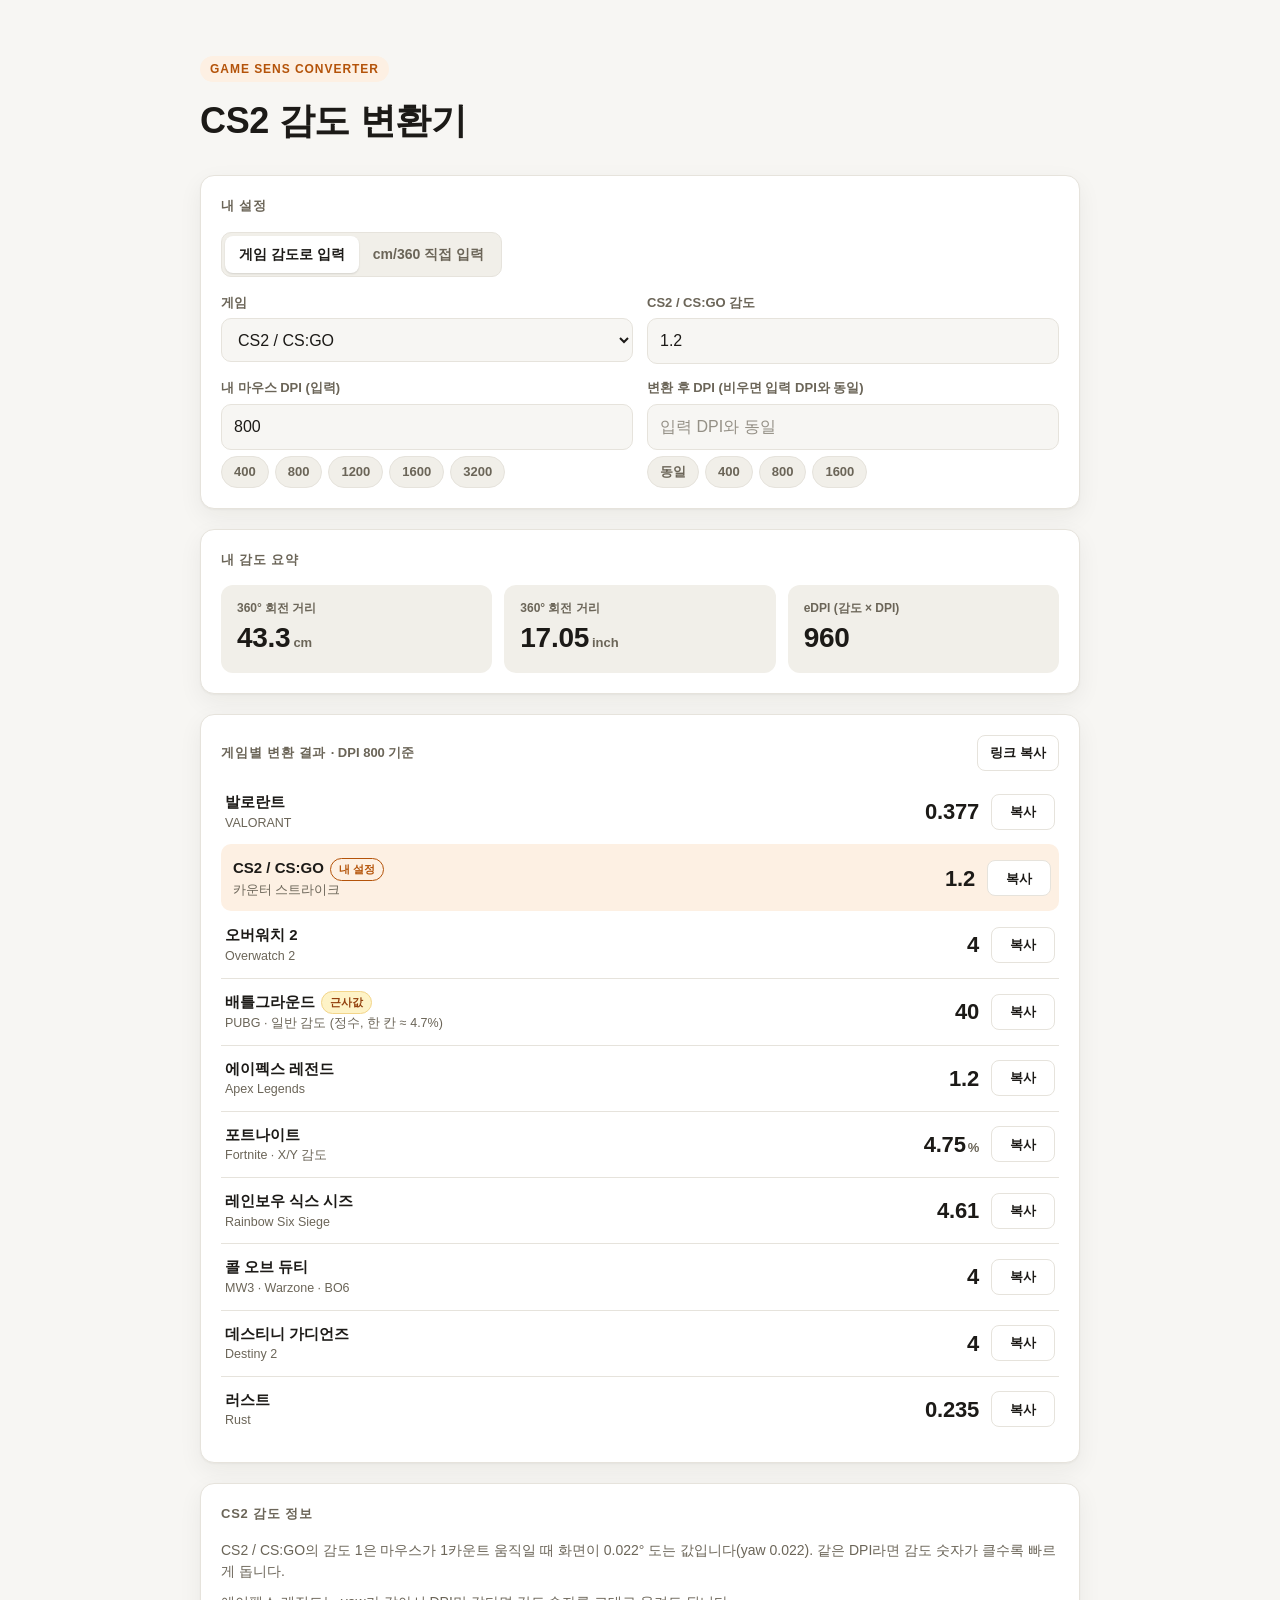
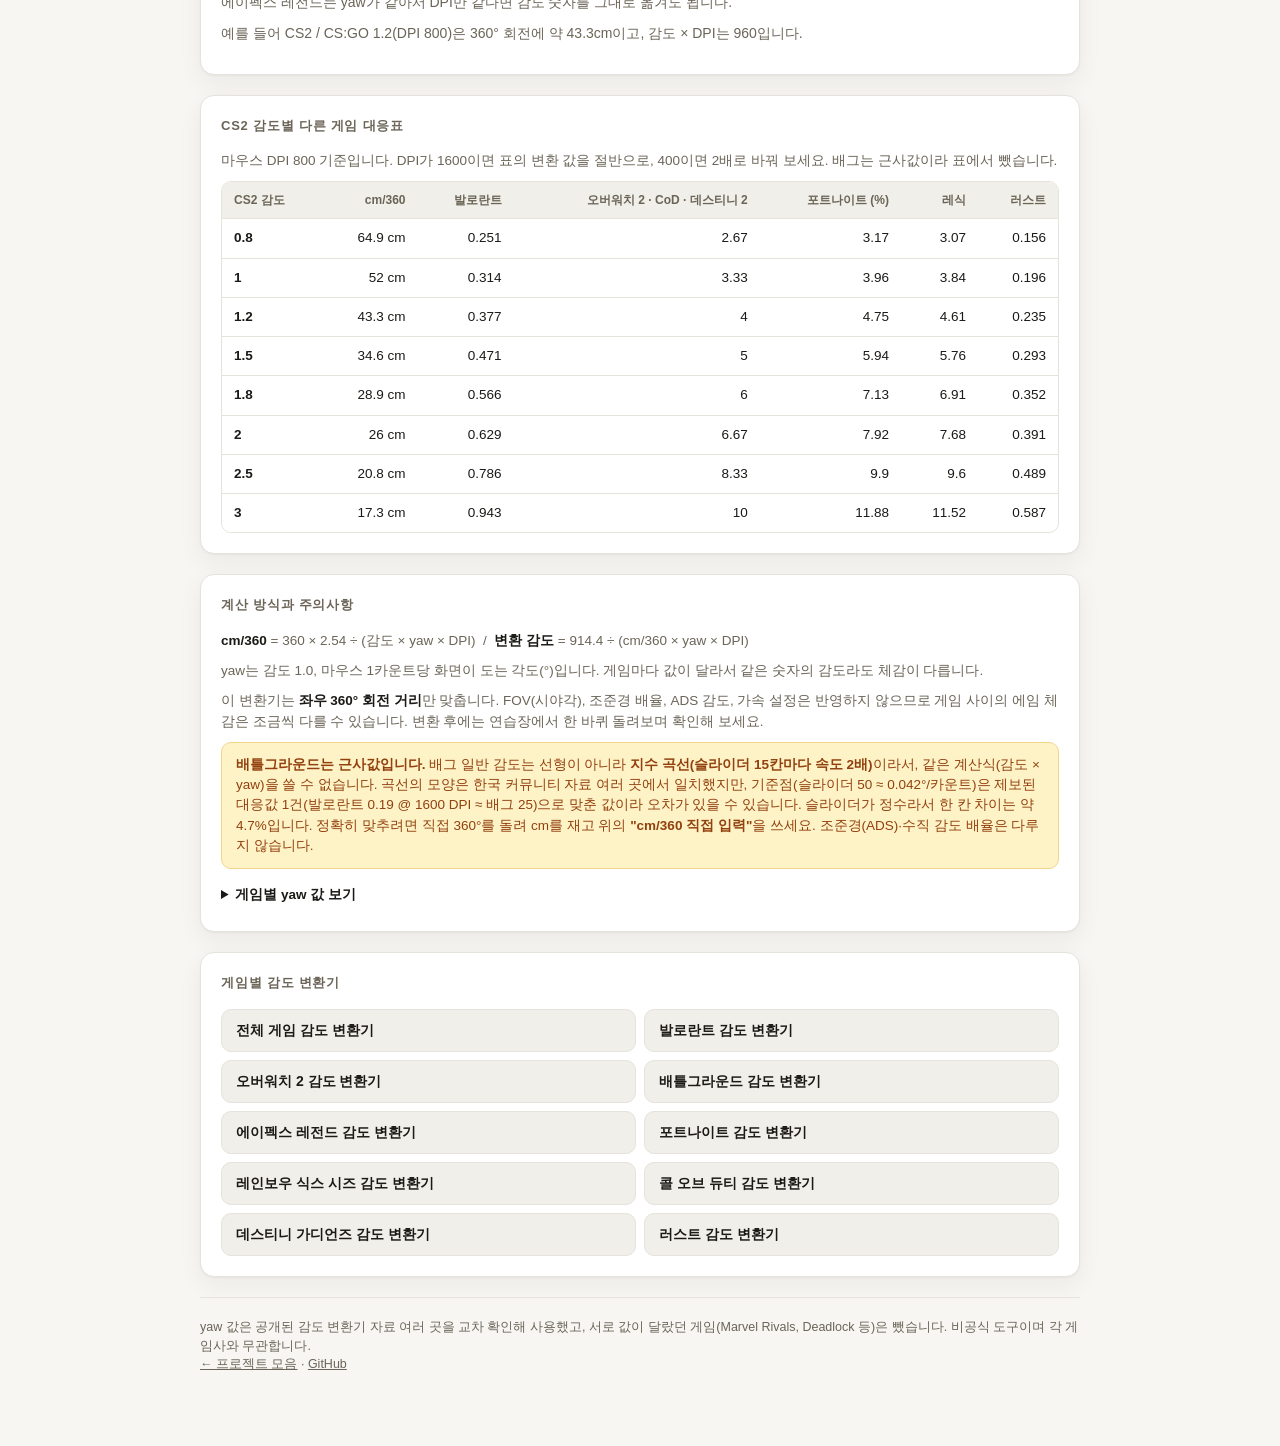
<file: cs2/index.html>
<!DOCTYPE html>
<html lang="ko">
<head>
<meta charset="utf-8">
<meta name="viewport" content="width=device-width, initial-scale=1">
<title>CS2 감도 변환기 — 발로란트·오버워치 2·배그 감도로 바로 변환</title>
<meta name="description" content="CS2 / CS:GO 감도와 DPI를 입력하면 발로란트·오버워치 2·배그·에이펙스 등의 같은 체감 감도를 cm/360 기준으로 계산합니다. CS2 / CS:GO의 yaw는 0.022이며 감도별 대응표도 제공합니다.">
<meta name="robots" content="index,follow,max-image-preview:large">
<meta name="theme-color" content="#b45309">
<link rel="canonical" href="https://sunlitkoreakorea.github.io/game-sens-converter/cs2/">
<meta property="og:type" content="website">
<meta property="og:site_name" content="게임별 마우스 감도 변환기">
<meta property="og:locale" content="ko_KR">
<meta property="og:title" content="CS2 감도 변환기 — 발로란트·오버워치 2·배그 감도로 바로 변환">
<meta property="og:description" content="CS2 / CS:GO 감도와 DPI를 입력하면 발로란트·오버워치 2·배그·에이펙스 등의 같은 체감 감도를 cm/360 기준으로 계산합니다. CS2 / CS:GO의 yaw는 0.022이며 감도별 대응표도 제공합니다.">
<meta property="og:url" content="https://sunlitkoreakorea.github.io/game-sens-converter/cs2/">
<meta property="og:image" content="https://sunlitkoreakorea.github.io/game-sens-converter/og.png">
<meta property="og:image:width" content="1200">
<meta property="og:image:height" content="630">
<meta property="og:image:alt" content="게임별 마우스 감도 변환기 — cm/360 기준 변환">
<meta name="twitter:card" content="summary_large_image">
<meta name="twitter:title" content="CS2 감도 변환기 — 발로란트·오버워치 2·배그 감도로 바로 변환">
<meta name="twitter:description" content="CS2 / CS:GO 감도와 DPI를 입력하면 발로란트·오버워치 2·배그·에이펙스 등의 같은 체감 감도를 cm/360 기준으로 계산합니다. CS2 / CS:GO의 yaw는 0.022이며 감도별 대응표도 제공합니다.">
<meta name="twitter:image" content="https://sunlitkoreakorea.github.io/game-sens-converter/og.png">
<link rel="icon" href="data:image/svg+xml,%3Csvg xmlns='http://www.w3.org/2000/svg' viewBox='0 0 32 32'%3E%3Ccircle cx='16' cy='16' r='11' fill='none' stroke='%23b45309' stroke-width='3'/%3E%3Cpath d='M16 2v8M16 22v8M2 16h8M22 16h8' stroke='%23b45309' stroke-width='3' stroke-linecap='round'/%3E%3C/svg%3E">
<link rel="stylesheet" href="../style.css">
<script type="application/ld+json">[{"@context":"https://schema.org","@type":"WebApplication","name":"CS2 감도 변환기","url":"https://sunlitkoreakorea.github.io/game-sens-converter/cs2/","description":"CS2 / CS:GO 감도와 DPI를 입력하면 발로란트·오버워치 2·배그·에이펙스 등의 같은 체감 감도를 cm/360 기준으로 계산합니다. CS2 / CS:GO의 yaw는 0.022이며 감도별 대응표도 제공합니다.","applicationCategory":"UtilitiesApplication","operatingSystem":"Any","inLanguage":"ko","offers":{"@type":"Offer","price":"0","priceCurrency":"KRW"}},{"@context":"https://schema.org","@type":"BreadcrumbList","itemListElement":[{"@type":"ListItem","position":1,"name":"게임별 마우스 감도 변환기","item":"https://sunlitkoreakorea.github.io/game-sens-converter/"},{"@type":"ListItem","position":2,"name":"CS2 감도 변환기","item":"https://sunlitkoreakorea.github.io/game-sens-converter/cs2/"}]}]</script>
</head>
<body data-game="cs2">
<div class="wrap">
  <header>
    <a class="eyebrow" href="../">Game Sens Converter</a>
    <h1>CS2 감도 변환기</h1>
  </header>

  <section class="panel" aria-labelledby="h-input">
    <h2 id="h-input">내 설정</h2>

    <div class="seg" role="group" aria-label="입력 방식">
      <button type="button" id="mode-game" aria-pressed="true">게임 감도로 입력</button>
      <button type="button" id="mode-cm" aria-pressed="false">cm/360 직접 입력</button>
    </div>

    <div class="fields">
      <div class="field" id="f-game">
        <label for="game">게임</label>
        <select id="game"></select>
      </div>
      <div class="field" id="f-sens">
        <label for="sens" id="sens-label">감도</label>
        <input id="sens" type="text" inputmode="decimal" autocomplete="off" placeholder="예: 0.35">
      </div>
      <div class="field" id="f-cm" hidden>
        <label for="cm">360° 회전에 필요한 마우스 이동 거리 (cm)</label>
        <input id="cm" type="text" inputmode="decimal" autocomplete="off" placeholder="예: 33">
        <p class="hint">마우스패드에서 실제로 한 바퀴 돌 때 움직인 거리를 자로 재서 넣으면 됩니다.</p>
      </div>

      <div class="field">
        <label for="dpi">내 마우스 DPI <span class="lbl">(입력)</span></label>
        <input id="dpi" type="text" inputmode="numeric" autocomplete="off" placeholder="예: 800">
        <div class="chips" data-target="dpi" aria-label="DPI 빠른 선택">
          <button type="button" class="chip" data-v="400">400</button>
          <button type="button" class="chip" data-v="800">800</button>
          <button type="button" class="chip" data-v="1200">1200</button>
          <button type="button" class="chip" data-v="1600">1600</button>
          <button type="button" class="chip" data-v="3200">3200</button>
        </div>
      </div>
      <div class="field">
        <label for="tdpi">변환 후 DPI <span class="lbl">(비우면 입력 DPI와 동일)</span></label>
        <input id="tdpi" type="text" inputmode="numeric" autocomplete="off" placeholder="입력 DPI와 동일">
        <div class="chips" data-target="tdpi" aria-label="변환 후 DPI 빠른 선택">
          <button type="button" class="chip" data-v="">동일</button>
          <button type="button" class="chip" data-v="400">400</button>
          <button type="button" class="chip" data-v="800">800</button>
          <button type="button" class="chip" data-v="1600">1600</button>
        </div>
      </div>
    </div>
  </section>

  <section class="panel" aria-labelledby="h-sum">
    <h2 id="h-sum">내 감도 요약</h2>
    <div class="stats" aria-live="polite">
      <div class="stat"><div class="k">360° 회전 거리</div><div><span class="v" id="o-cm">—</span><span class="u">cm</span></div></div>
      <div class="stat"><div class="k">360° 회전 거리</div><div><span class="v" id="o-in">—</span><span class="u">inch</span></div></div>
      <div class="stat"><div class="k">eDPI (감도 × DPI)</div><div><span class="v" id="o-edpi">—</span></div></div>
    </div>
  </section>

  <section class="panel" aria-labelledby="h-out">
    <div class="panel-head">
      <h2 id="h-out">게임별 변환 결과 <span id="out-dpi" style="text-transform:none;letter-spacing:0;font-weight:600"></span></h2>
      <button type="button" class="copy" id="share" aria-label="현재 설정이 담긴 링크 복사">링크 복사</button>
    </div>
    <ul class="list" id="results" aria-live="polite"></ul>
  </section>

  <section class="panel about" aria-labelledby="h-about">
    <h2 id="h-about">CS2 감도 정보</h2>
    <p>CS2 / CS:GO의 감도 1은 마우스가 1카운트 움직일 때 화면이 0.022° 도는 값입니다(yaw 0.022). 같은 DPI라면 감도 숫자가 클수록 빠르게 돕니다.</p>
    <p>에이펙스 레전드는 yaw가 같아서 DPI만 같다면 감도 숫자를 그대로 옮겨도 됩니다.</p>
    <p>예를 들어 CS2 / CS:GO 1.2(DPI 800)은 360° 회전에 약 43.3cm이고, 감도 × DPI는 960입니다.</p>
  </section>
  <section class="panel" aria-labelledby="h-table">
    <h2 id="h-table">CS2 감도별 다른 게임 대응표</h2>
    <p class="note">마우스 DPI 800 기준입니다. DPI가 1600이면 표의 변환 값을 절반으로, 400이면 2배로 바꿔 보세요. 배그는 근사값이라 표에서 뺐습니다.</p>
    <div class="tablewrap" tabindex="0" role="region" aria-label="CS2 감도별 다른 게임 대응표 (DPI 800 기준)"><table class="data"><thead><tr><th scope="col">CS2 감도</th><th scope="col">cm/360</th><th scope="col">발로란트</th><th scope="col">오버워치 2 · CoD · 데스티니 2</th><th scope="col">포트나이트 (%)</th><th scope="col">레식</th><th scope="col">러스트</th></tr></thead><tbody><tr><th scope="row">0.8</th><td>64.9 cm</td><td>0.251</td><td>2.67</td><td>3.17</td><td>3.07</td><td>0.156</td></tr><tr><th scope="row">1</th><td>52 cm</td><td>0.314</td><td>3.33</td><td>3.96</td><td>3.84</td><td>0.196</td></tr><tr><th scope="row">1.2</th><td>43.3 cm</td><td>0.377</td><td>4</td><td>4.75</td><td>4.61</td><td>0.235</td></tr><tr><th scope="row">1.5</th><td>34.6 cm</td><td>0.471</td><td>5</td><td>5.94</td><td>5.76</td><td>0.293</td></tr><tr><th scope="row">1.8</th><td>28.9 cm</td><td>0.566</td><td>6</td><td>7.13</td><td>6.91</td><td>0.352</td></tr><tr><th scope="row">2</th><td>26 cm</td><td>0.629</td><td>6.67</td><td>7.92</td><td>7.68</td><td>0.391</td></tr><tr><th scope="row">2.5</th><td>20.8 cm</td><td>0.786</td><td>8.33</td><td>9.9</td><td>9.6</td><td>0.489</td></tr><tr><th scope="row">3</th><td>17.3 cm</td><td>0.943</td><td>10</td><td>11.88</td><td>11.52</td><td>0.587</td></tr></tbody></table></div>
  </section>
  <section class="panel" aria-labelledby="h-info">
    <h2 id="h-info">계산 방식과 주의사항</h2>
    <p class="note"><strong>cm/360</strong> = 360 × 2.54 ÷ (감도 × yaw × DPI) &nbsp;/&nbsp; <strong>변환 감도</strong> = 914.4 ÷ (cm/360 × yaw × DPI)</p>
    <p class="note">yaw는 감도 1.0, 마우스 1카운트당 화면이 도는 각도(°)입니다. 게임마다 값이 달라서 같은 숫자의 감도라도 체감이 다릅니다.</p>
    <p class="note">이 변환기는 <strong>좌우 360° 회전 거리</strong>만 맞춥니다. FOV(시야각), 조준경 배율, ADS 감도, 가속 설정은 반영하지 않으므로 게임 사이의 에임 체감은 조금씩 다를 수 있습니다. 변환 후에는 연습장에서 한 바퀴 돌려보며 확인해 보세요.</p>
    <div class="warnbox"><strong>배틀그라운드는 근사값입니다.</strong> 배그 일반 감도는 선형이 아니라 <strong>지수 곡선(슬라이더 15칸마다 속도 2배)</strong>이라서, 같은 계산식(감도 × yaw)을 쓸 수 없습니다. 곡선의 모양은 한국 커뮤니티 자료 여러 곳에서 일치했지만, 기준점(슬라이더 50 ≈ 0.042°/카운트)은 제보된 대응값 1건(발로란트 0.19 @ 1600 DPI ≈ 배그 25)으로 맞춘 값이라 오차가 있을 수 있습니다. 슬라이더가 정수라서 한 칸 차이는 약 4.7%입니다. 정확히 맞추려면 직접 360°를 돌려 cm를 재고 위의 <strong>"cm/360 직접 입력"</strong>을 쓰세요. 조준경(ADS)·수직 감도 배율은 다루지 않습니다.</div>
    <details>
      <summary>게임별 yaw 값 보기</summary>
      <table class="yaw">
        <thead><tr><th>게임</th><th>입력 단위</th><th>yaw</th></tr></thead>
        <tbody>
          <tr><td>발로란트</td><td>감도</td><td>0.07</td></tr>
          <tr><td>CS2 / CS:GO</td><td>감도</td><td>0.022</td></tr>
          <tr><td>오버워치 2</td><td>감도</td><td>0.0066</td></tr>
          <tr><td>배틀그라운드 (근사)</td><td>슬라이더 (지수)</td><td>50 = 0.042°, 15칸마다 ×2</td></tr>
          <tr><td>에이펙스 레전드</td><td>감도</td><td>0.022</td></tr>
          <tr><td>포트나이트</td><td>%</td><td>0.005555</td></tr>
          <tr><td>레인보우 식스 시즈</td><td>감도</td><td>0.00572957795</td></tr>
          <tr><td>콜 오브 듀티</td><td>감도</td><td>0.0066</td></tr>
          <tr><td>데스티니 가디언즈</td><td>감도</td><td>0.0066</td></tr>
          <tr><td>러스트</td><td>감도</td><td>0.1125</td></tr>
        </tbody>
      </table>
    </details>
  </section>

  <section class="panel" aria-labelledby="h-links">
    <h2 id="h-links">게임별 감도 변환기</h2>
    <ul class="links"><li><a href="../">전체 게임 감도 변환기</a></li><li><a href="../valorant/">발로란트 감도 변환기</a></li><li><a href="../overwatch-2/">오버워치 2 감도 변환기</a></li><li><a href="../pubg/">배틀그라운드 감도 변환기</a></li><li><a href="../apex-legends/">에이펙스 레전드 감도 변환기</a></li><li><a href="../fortnite/">포트나이트 감도 변환기</a></li><li><a href="../rainbow-six-siege/">레인보우 식스 시즈 감도 변환기</a></li><li><a href="../call-of-duty/">콜 오브 듀티 감도 변환기</a></li><li><a href="../destiny-2/">데스티니 가디언즈 감도 변환기</a></li><li><a href="../rust/">러스트 감도 변환기</a></li></ul>
  </section>
  <footer>
    yaw 값은 공개된 감도 변환기 자료 여러 곳을 교차 확인해 사용했고, 서로 값이 달랐던 게임(Marvel Rivals, Deadlock 등)은 뺐습니다. 비공식 도구이며 각 게임사와 무관합니다.<br>
    <a href="https://sunlitkoreakorea.github.io/">← 프로젝트 모음</a> · <a href="https://github.com/Sunlitkoreakorea/game-sens-converter">GitHub</a>
  </footer>
</div>

<script>window.__GAMES=[{"id":"valorant","slug":"valorant","name":"발로란트","short":"발로란트","en":"VALORANT","yaw":0.07,"dec":3,"unit":"","defaultSens":0.35,"typical":[0.2,0.25,0.3,0.35,0.4,0.45,0.5,0.6]},{"id":"cs2","slug":"cs2","name":"CS2 / CS:GO","short":"CS2","en":"카운터 스트라이크","yaw":0.022,"dec":3,"unit":"","defaultSens":1.2,"typical":[0.8,1,1.2,1.5,1.8,2,2.5,3]},{"id":"ow2","slug":"overwatch-2","name":"오버워치 2","short":"오버워치 2","en":"Overwatch 2","yaw":0.0066,"dec":2,"unit":"","defaultSens":5,"typical":[3,4,5,6,7,8,10,12]},{"id":"pubg","slug":"pubg","name":"배틀그라운드","short":"배그","en":"PUBG · 일반 감도 (정수, 한 칸 ≈ 4.7%)","curve":"exp15","base":0.042,"baseSens":50,"range":[1,100],"dec":0,"unit":"","approx":true,"defaultSens":50},{"id":"apex","slug":"apex-legends","name":"에이펙스 레전드","short":"에이펙스","en":"Apex Legends","yaw":0.022,"dec":3,"unit":"","defaultSens":1.5,"typical":[0.8,1,1.2,1.5,1.8,2,2.5,3]},{"id":"fortnite","slug":"fortnite","name":"포트나이트","short":"포트나이트","en":"Fortnite · X/Y 감도","yaw":0.005555,"dec":2,"unit":"%","defaultSens":6.5,"typical":[4,5,6,7,8,10,12]},{"id":"r6","slug":"rainbow-six-siege","name":"레인보우 식스 시즈","short":"레식","en":"Rainbow Six Siege","yaw":0.00572957795,"dec":2,"unit":"","defaultSens":10,"typical":[5,6,8,10,12,15,20]},{"id":"cod","slug":"call-of-duty","name":"콜 오브 듀티","short":"CoD","en":"MW3 · Warzone · BO6","yaw":0.0066,"dec":2,"unit":"","defaultSens":6,"typical":[3,4,5,6,7,8,10,12]},{"id":"destiny2","slug":"destiny-2","name":"데스티니 가디언즈","short":"데스티니 2","en":"Destiny 2","yaw":0.0066,"dec":2,"unit":"","defaultSens":6,"typical":[3,4,5,6,7,8,10,12]},{"id":"rust","slug":"rust","name":"러스트","short":"러스트","en":"Rust","yaw":0.1125,"dec":3,"unit":"","defaultSens":0.5,"typical":[0.2,0.3,0.4,0.5,0.6,0.8,1]}];</script>
<script src="../app.js"></script>
</body>
</html>
</file>
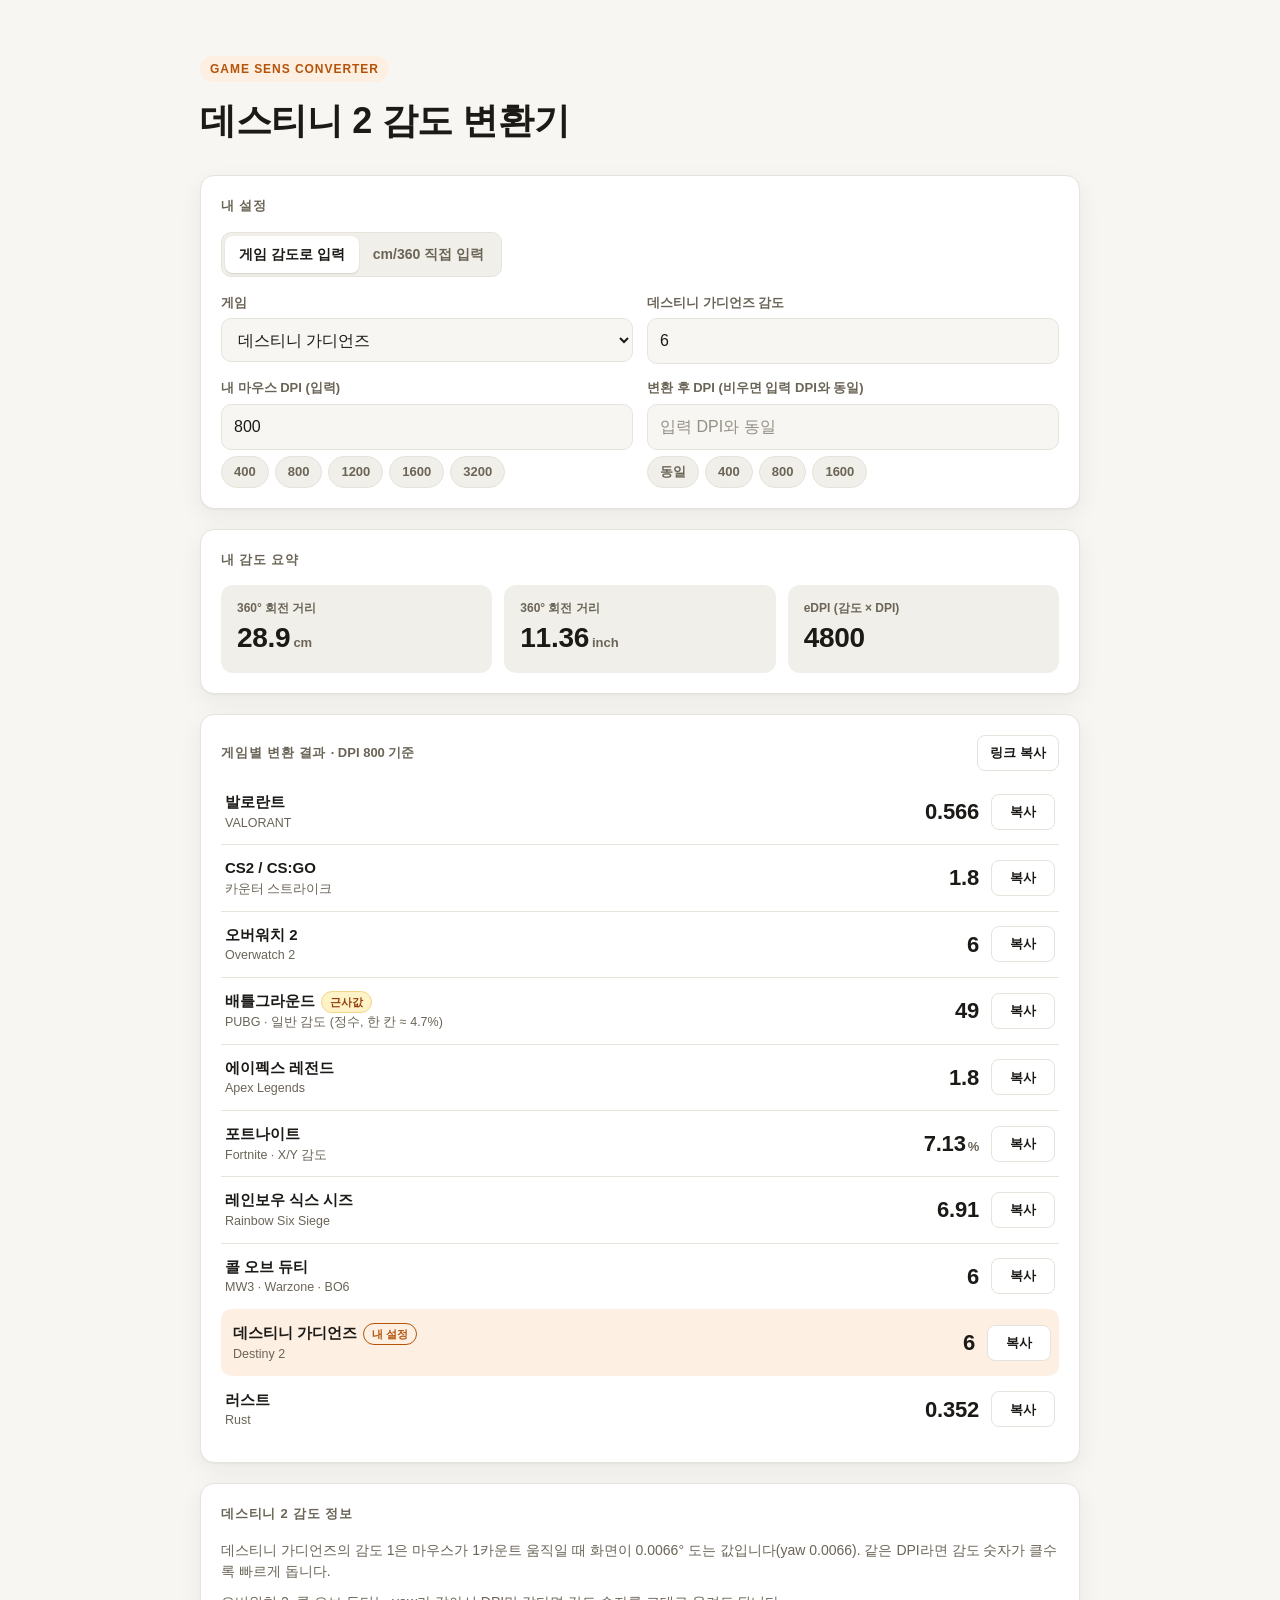
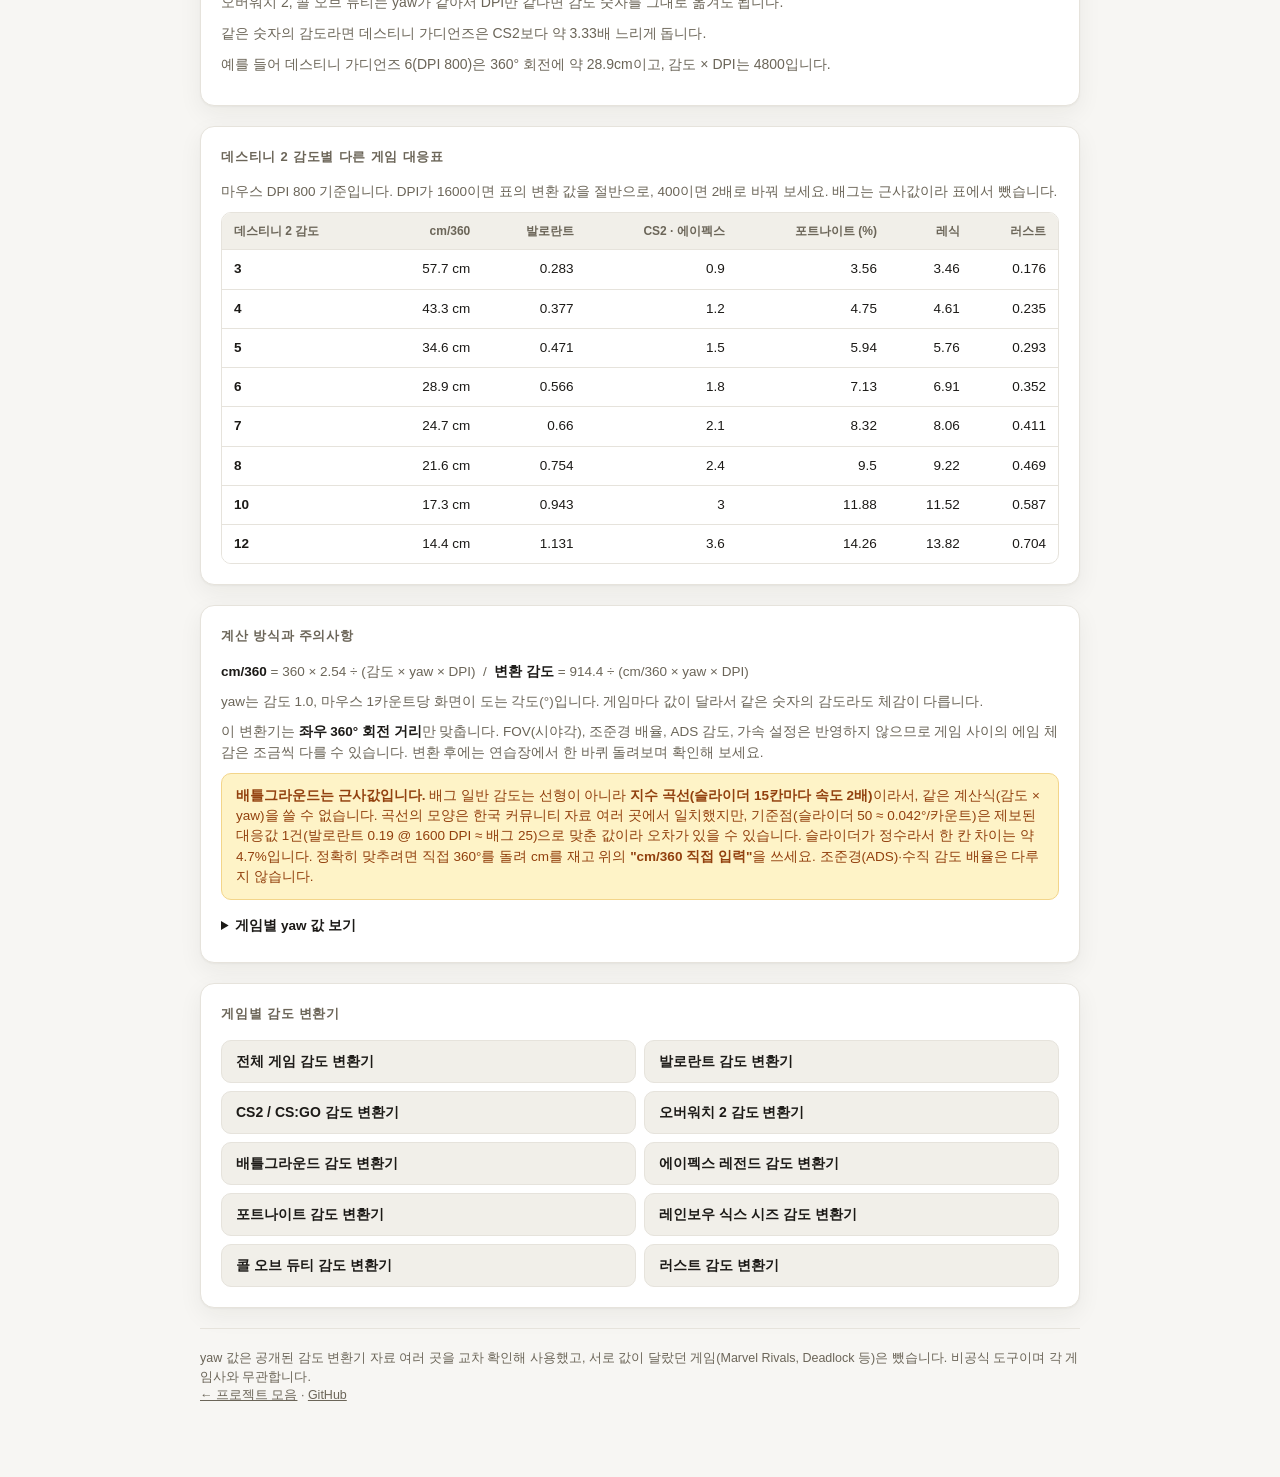
<file: destiny-2/index.html>
<!DOCTYPE html>
<html lang="ko">
<head>
<meta charset="utf-8">
<meta name="viewport" content="width=device-width, initial-scale=1">
<title>데스티니 2 감도 변환기 — 발로란트·CS2·오버워치 2 감도로 바로 변환</title>
<meta name="description" content="데스티니 가디언즈 감도와 DPI를 입력하면 발로란트·CS2·오버워치 2·배그 등의 같은 체감 감도를 cm/360 기준으로 계산합니다. 데스티니 가디언즈의 yaw는 0.0066이며 감도별 대응표도 제공합니다.">
<meta name="robots" content="index,follow,max-image-preview:large">
<meta name="theme-color" content="#b45309">
<link rel="canonical" href="https://sunlitkoreakorea.github.io/game-sens-converter/destiny-2/">
<meta property="og:type" content="website">
<meta property="og:site_name" content="게임별 마우스 감도 변환기">
<meta property="og:locale" content="ko_KR">
<meta property="og:title" content="데스티니 2 감도 변환기 — 발로란트·CS2·오버워치 2 감도로 바로 변환">
<meta property="og:description" content="데스티니 가디언즈 감도와 DPI를 입력하면 발로란트·CS2·오버워치 2·배그 등의 같은 체감 감도를 cm/360 기준으로 계산합니다. 데스티니 가디언즈의 yaw는 0.0066이며 감도별 대응표도 제공합니다.">
<meta property="og:url" content="https://sunlitkoreakorea.github.io/game-sens-converter/destiny-2/">
<meta property="og:image" content="https://sunlitkoreakorea.github.io/game-sens-converter/og.png">
<meta property="og:image:width" content="1200">
<meta property="og:image:height" content="630">
<meta property="og:image:alt" content="게임별 마우스 감도 변환기 — cm/360 기준 변환">
<meta name="twitter:card" content="summary_large_image">
<meta name="twitter:title" content="데스티니 2 감도 변환기 — 발로란트·CS2·오버워치 2 감도로 바로 변환">
<meta name="twitter:description" content="데스티니 가디언즈 감도와 DPI를 입력하면 발로란트·CS2·오버워치 2·배그 등의 같은 체감 감도를 cm/360 기준으로 계산합니다. 데스티니 가디언즈의 yaw는 0.0066이며 감도별 대응표도 제공합니다.">
<meta name="twitter:image" content="https://sunlitkoreakorea.github.io/game-sens-converter/og.png">
<link rel="icon" href="data:image/svg+xml,%3Csvg xmlns='http://www.w3.org/2000/svg' viewBox='0 0 32 32'%3E%3Ccircle cx='16' cy='16' r='11' fill='none' stroke='%23b45309' stroke-width='3'/%3E%3Cpath d='M16 2v8M16 22v8M2 16h8M22 16h8' stroke='%23b45309' stroke-width='3' stroke-linecap='round'/%3E%3C/svg%3E">
<link rel="stylesheet" href="../style.css">
<script type="application/ld+json">[{"@context":"https://schema.org","@type":"WebApplication","name":"데스티니 2 감도 변환기","url":"https://sunlitkoreakorea.github.io/game-sens-converter/destiny-2/","description":"데스티니 가디언즈 감도와 DPI를 입력하면 발로란트·CS2·오버워치 2·배그 등의 같은 체감 감도를 cm/360 기준으로 계산합니다. 데스티니 가디언즈의 yaw는 0.0066이며 감도별 대응표도 제공합니다.","applicationCategory":"UtilitiesApplication","operatingSystem":"Any","inLanguage":"ko","offers":{"@type":"Offer","price":"0","priceCurrency":"KRW"}},{"@context":"https://schema.org","@type":"BreadcrumbList","itemListElement":[{"@type":"ListItem","position":1,"name":"게임별 마우스 감도 변환기","item":"https://sunlitkoreakorea.github.io/game-sens-converter/"},{"@type":"ListItem","position":2,"name":"데스티니 2 감도 변환기","item":"https://sunlitkoreakorea.github.io/game-sens-converter/destiny-2/"}]}]</script>
</head>
<body data-game="destiny2">
<div class="wrap">
  <header>
    <a class="eyebrow" href="../">Game Sens Converter</a>
    <h1>데스티니 2 감도 변환기</h1>
  </header>

  <section class="panel" aria-labelledby="h-input">
    <h2 id="h-input">내 설정</h2>

    <div class="seg" role="group" aria-label="입력 방식">
      <button type="button" id="mode-game" aria-pressed="true">게임 감도로 입력</button>
      <button type="button" id="mode-cm" aria-pressed="false">cm/360 직접 입력</button>
    </div>

    <div class="fields">
      <div class="field" id="f-game">
        <label for="game">게임</label>
        <select id="game"></select>
      </div>
      <div class="field" id="f-sens">
        <label for="sens" id="sens-label">감도</label>
        <input id="sens" type="text" inputmode="decimal" autocomplete="off" placeholder="예: 0.35">
      </div>
      <div class="field" id="f-cm" hidden>
        <label for="cm">360° 회전에 필요한 마우스 이동 거리 (cm)</label>
        <input id="cm" type="text" inputmode="decimal" autocomplete="off" placeholder="예: 33">
        <p class="hint">마우스패드에서 실제로 한 바퀴 돌 때 움직인 거리를 자로 재서 넣으면 됩니다.</p>
      </div>

      <div class="field">
        <label for="dpi">내 마우스 DPI <span class="lbl">(입력)</span></label>
        <input id="dpi" type="text" inputmode="numeric" autocomplete="off" placeholder="예: 800">
        <div class="chips" data-target="dpi" aria-label="DPI 빠른 선택">
          <button type="button" class="chip" data-v="400">400</button>
          <button type="button" class="chip" data-v="800">800</button>
          <button type="button" class="chip" data-v="1200">1200</button>
          <button type="button" class="chip" data-v="1600">1600</button>
          <button type="button" class="chip" data-v="3200">3200</button>
        </div>
      </div>
      <div class="field">
        <label for="tdpi">변환 후 DPI <span class="lbl">(비우면 입력 DPI와 동일)</span></label>
        <input id="tdpi" type="text" inputmode="numeric" autocomplete="off" placeholder="입력 DPI와 동일">
        <div class="chips" data-target="tdpi" aria-label="변환 후 DPI 빠른 선택">
          <button type="button" class="chip" data-v="">동일</button>
          <button type="button" class="chip" data-v="400">400</button>
          <button type="button" class="chip" data-v="800">800</button>
          <button type="button" class="chip" data-v="1600">1600</button>
        </div>
      </div>
    </div>
  </section>

  <section class="panel" aria-labelledby="h-sum">
    <h2 id="h-sum">내 감도 요약</h2>
    <div class="stats" aria-live="polite">
      <div class="stat"><div class="k">360° 회전 거리</div><div><span class="v" id="o-cm">—</span><span class="u">cm</span></div></div>
      <div class="stat"><div class="k">360° 회전 거리</div><div><span class="v" id="o-in">—</span><span class="u">inch</span></div></div>
      <div class="stat"><div class="k">eDPI (감도 × DPI)</div><div><span class="v" id="o-edpi">—</span></div></div>
    </div>
  </section>

  <section class="panel" aria-labelledby="h-out">
    <div class="panel-head">
      <h2 id="h-out">게임별 변환 결과 <span id="out-dpi" style="text-transform:none;letter-spacing:0;font-weight:600"></span></h2>
      <button type="button" class="copy" id="share" aria-label="현재 설정이 담긴 링크 복사">링크 복사</button>
    </div>
    <ul class="list" id="results" aria-live="polite"></ul>
  </section>

  <section class="panel about" aria-labelledby="h-about">
    <h2 id="h-about">데스티니 2 감도 정보</h2>
    <p>데스티니 가디언즈의 감도 1은 마우스가 1카운트 움직일 때 화면이 0.0066° 도는 값입니다(yaw 0.0066). 같은 DPI라면 감도 숫자가 클수록 빠르게 돕니다.</p>
    <p>오버워치 2, 콜 오브 듀티는 yaw가 같아서 DPI만 같다면 감도 숫자를 그대로 옮겨도 됩니다.</p>
    <p>같은 숫자의 감도라면 데스티니 가디언즈은 CS2보다 약 3.33배 느리게 돕니다.</p>
    <p>예를 들어 데스티니 가디언즈 6(DPI 800)은 360° 회전에 약 28.9cm이고, 감도 × DPI는 4800입니다.</p>
  </section>
  <section class="panel" aria-labelledby="h-table">
    <h2 id="h-table">데스티니 2 감도별 다른 게임 대응표</h2>
    <p class="note">마우스 DPI 800 기준입니다. DPI가 1600이면 표의 변환 값을 절반으로, 400이면 2배로 바꿔 보세요. 배그는 근사값이라 표에서 뺐습니다.</p>
    <div class="tablewrap" tabindex="0" role="region" aria-label="데스티니 2 감도별 다른 게임 대응표 (DPI 800 기준)"><table class="data"><thead><tr><th scope="col">데스티니 2 감도</th><th scope="col">cm/360</th><th scope="col">발로란트</th><th scope="col">CS2 · 에이펙스</th><th scope="col">포트나이트 (%)</th><th scope="col">레식</th><th scope="col">러스트</th></tr></thead><tbody><tr><th scope="row">3</th><td>57.7 cm</td><td>0.283</td><td>0.9</td><td>3.56</td><td>3.46</td><td>0.176</td></tr><tr><th scope="row">4</th><td>43.3 cm</td><td>0.377</td><td>1.2</td><td>4.75</td><td>4.61</td><td>0.235</td></tr><tr><th scope="row">5</th><td>34.6 cm</td><td>0.471</td><td>1.5</td><td>5.94</td><td>5.76</td><td>0.293</td></tr><tr><th scope="row">6</th><td>28.9 cm</td><td>0.566</td><td>1.8</td><td>7.13</td><td>6.91</td><td>0.352</td></tr><tr><th scope="row">7</th><td>24.7 cm</td><td>0.66</td><td>2.1</td><td>8.32</td><td>8.06</td><td>0.411</td></tr><tr><th scope="row">8</th><td>21.6 cm</td><td>0.754</td><td>2.4</td><td>9.5</td><td>9.22</td><td>0.469</td></tr><tr><th scope="row">10</th><td>17.3 cm</td><td>0.943</td><td>3</td><td>11.88</td><td>11.52</td><td>0.587</td></tr><tr><th scope="row">12</th><td>14.4 cm</td><td>1.131</td><td>3.6</td><td>14.26</td><td>13.82</td><td>0.704</td></tr></tbody></table></div>
  </section>
  <section class="panel" aria-labelledby="h-info">
    <h2 id="h-info">계산 방식과 주의사항</h2>
    <p class="note"><strong>cm/360</strong> = 360 × 2.54 ÷ (감도 × yaw × DPI) &nbsp;/&nbsp; <strong>변환 감도</strong> = 914.4 ÷ (cm/360 × yaw × DPI)</p>
    <p class="note">yaw는 감도 1.0, 마우스 1카운트당 화면이 도는 각도(°)입니다. 게임마다 값이 달라서 같은 숫자의 감도라도 체감이 다릅니다.</p>
    <p class="note">이 변환기는 <strong>좌우 360° 회전 거리</strong>만 맞춥니다. FOV(시야각), 조준경 배율, ADS 감도, 가속 설정은 반영하지 않으므로 게임 사이의 에임 체감은 조금씩 다를 수 있습니다. 변환 후에는 연습장에서 한 바퀴 돌려보며 확인해 보세요.</p>
    <div class="warnbox"><strong>배틀그라운드는 근사값입니다.</strong> 배그 일반 감도는 선형이 아니라 <strong>지수 곡선(슬라이더 15칸마다 속도 2배)</strong>이라서, 같은 계산식(감도 × yaw)을 쓸 수 없습니다. 곡선의 모양은 한국 커뮤니티 자료 여러 곳에서 일치했지만, 기준점(슬라이더 50 ≈ 0.042°/카운트)은 제보된 대응값 1건(발로란트 0.19 @ 1600 DPI ≈ 배그 25)으로 맞춘 값이라 오차가 있을 수 있습니다. 슬라이더가 정수라서 한 칸 차이는 약 4.7%입니다. 정확히 맞추려면 직접 360°를 돌려 cm를 재고 위의 <strong>"cm/360 직접 입력"</strong>을 쓰세요. 조준경(ADS)·수직 감도 배율은 다루지 않습니다.</div>
    <details>
      <summary>게임별 yaw 값 보기</summary>
      <table class="yaw">
        <thead><tr><th>게임</th><th>입력 단위</th><th>yaw</th></tr></thead>
        <tbody>
          <tr><td>발로란트</td><td>감도</td><td>0.07</td></tr>
          <tr><td>CS2 / CS:GO</td><td>감도</td><td>0.022</td></tr>
          <tr><td>오버워치 2</td><td>감도</td><td>0.0066</td></tr>
          <tr><td>배틀그라운드 (근사)</td><td>슬라이더 (지수)</td><td>50 = 0.042°, 15칸마다 ×2</td></tr>
          <tr><td>에이펙스 레전드</td><td>감도</td><td>0.022</td></tr>
          <tr><td>포트나이트</td><td>%</td><td>0.005555</td></tr>
          <tr><td>레인보우 식스 시즈</td><td>감도</td><td>0.00572957795</td></tr>
          <tr><td>콜 오브 듀티</td><td>감도</td><td>0.0066</td></tr>
          <tr><td>데스티니 가디언즈</td><td>감도</td><td>0.0066</td></tr>
          <tr><td>러스트</td><td>감도</td><td>0.1125</td></tr>
        </tbody>
      </table>
    </details>
  </section>

  <section class="panel" aria-labelledby="h-links">
    <h2 id="h-links">게임별 감도 변환기</h2>
    <ul class="links"><li><a href="../">전체 게임 감도 변환기</a></li><li><a href="../valorant/">발로란트 감도 변환기</a></li><li><a href="../cs2/">CS2 / CS:GO 감도 변환기</a></li><li><a href="../overwatch-2/">오버워치 2 감도 변환기</a></li><li><a href="../pubg/">배틀그라운드 감도 변환기</a></li><li><a href="../apex-legends/">에이펙스 레전드 감도 변환기</a></li><li><a href="../fortnite/">포트나이트 감도 변환기</a></li><li><a href="../rainbow-six-siege/">레인보우 식스 시즈 감도 변환기</a></li><li><a href="../call-of-duty/">콜 오브 듀티 감도 변환기</a></li><li><a href="../rust/">러스트 감도 변환기</a></li></ul>
  </section>
  <footer>
    yaw 값은 공개된 감도 변환기 자료 여러 곳을 교차 확인해 사용했고, 서로 값이 달랐던 게임(Marvel Rivals, Deadlock 등)은 뺐습니다. 비공식 도구이며 각 게임사와 무관합니다.<br>
    <a href="https://sunlitkoreakorea.github.io/">← 프로젝트 모음</a> · <a href="https://github.com/Sunlitkoreakorea/game-sens-converter">GitHub</a>
  </footer>
</div>

<script>window.__GAMES=[{"id":"valorant","slug":"valorant","name":"발로란트","short":"발로란트","en":"VALORANT","yaw":0.07,"dec":3,"unit":"","defaultSens":0.35,"typical":[0.2,0.25,0.3,0.35,0.4,0.45,0.5,0.6]},{"id":"cs2","slug":"cs2","name":"CS2 / CS:GO","short":"CS2","en":"카운터 스트라이크","yaw":0.022,"dec":3,"unit":"","defaultSens":1.2,"typical":[0.8,1,1.2,1.5,1.8,2,2.5,3]},{"id":"ow2","slug":"overwatch-2","name":"오버워치 2","short":"오버워치 2","en":"Overwatch 2","yaw":0.0066,"dec":2,"unit":"","defaultSens":5,"typical":[3,4,5,6,7,8,10,12]},{"id":"pubg","slug":"pubg","name":"배틀그라운드","short":"배그","en":"PUBG · 일반 감도 (정수, 한 칸 ≈ 4.7%)","curve":"exp15","base":0.042,"baseSens":50,"range":[1,100],"dec":0,"unit":"","approx":true,"defaultSens":50},{"id":"apex","slug":"apex-legends","name":"에이펙스 레전드","short":"에이펙스","en":"Apex Legends","yaw":0.022,"dec":3,"unit":"","defaultSens":1.5,"typical":[0.8,1,1.2,1.5,1.8,2,2.5,3]},{"id":"fortnite","slug":"fortnite","name":"포트나이트","short":"포트나이트","en":"Fortnite · X/Y 감도","yaw":0.005555,"dec":2,"unit":"%","defaultSens":6.5,"typical":[4,5,6,7,8,10,12]},{"id":"r6","slug":"rainbow-six-siege","name":"레인보우 식스 시즈","short":"레식","en":"Rainbow Six Siege","yaw":0.00572957795,"dec":2,"unit":"","defaultSens":10,"typical":[5,6,8,10,12,15,20]},{"id":"cod","slug":"call-of-duty","name":"콜 오브 듀티","short":"CoD","en":"MW3 · Warzone · BO6","yaw":0.0066,"dec":2,"unit":"","defaultSens":6,"typical":[3,4,5,6,7,8,10,12]},{"id":"destiny2","slug":"destiny-2","name":"데스티니 가디언즈","short":"데스티니 2","en":"Destiny 2","yaw":0.0066,"dec":2,"unit":"","defaultSens":6,"typical":[3,4,5,6,7,8,10,12]},{"id":"rust","slug":"rust","name":"러스트","short":"러스트","en":"Rust","yaw":0.1125,"dec":3,"unit":"","defaultSens":0.5,"typical":[0.2,0.3,0.4,0.5,0.6,0.8,1]}];</script>
<script src="../app.js"></script>
</body>
</html>
</file>
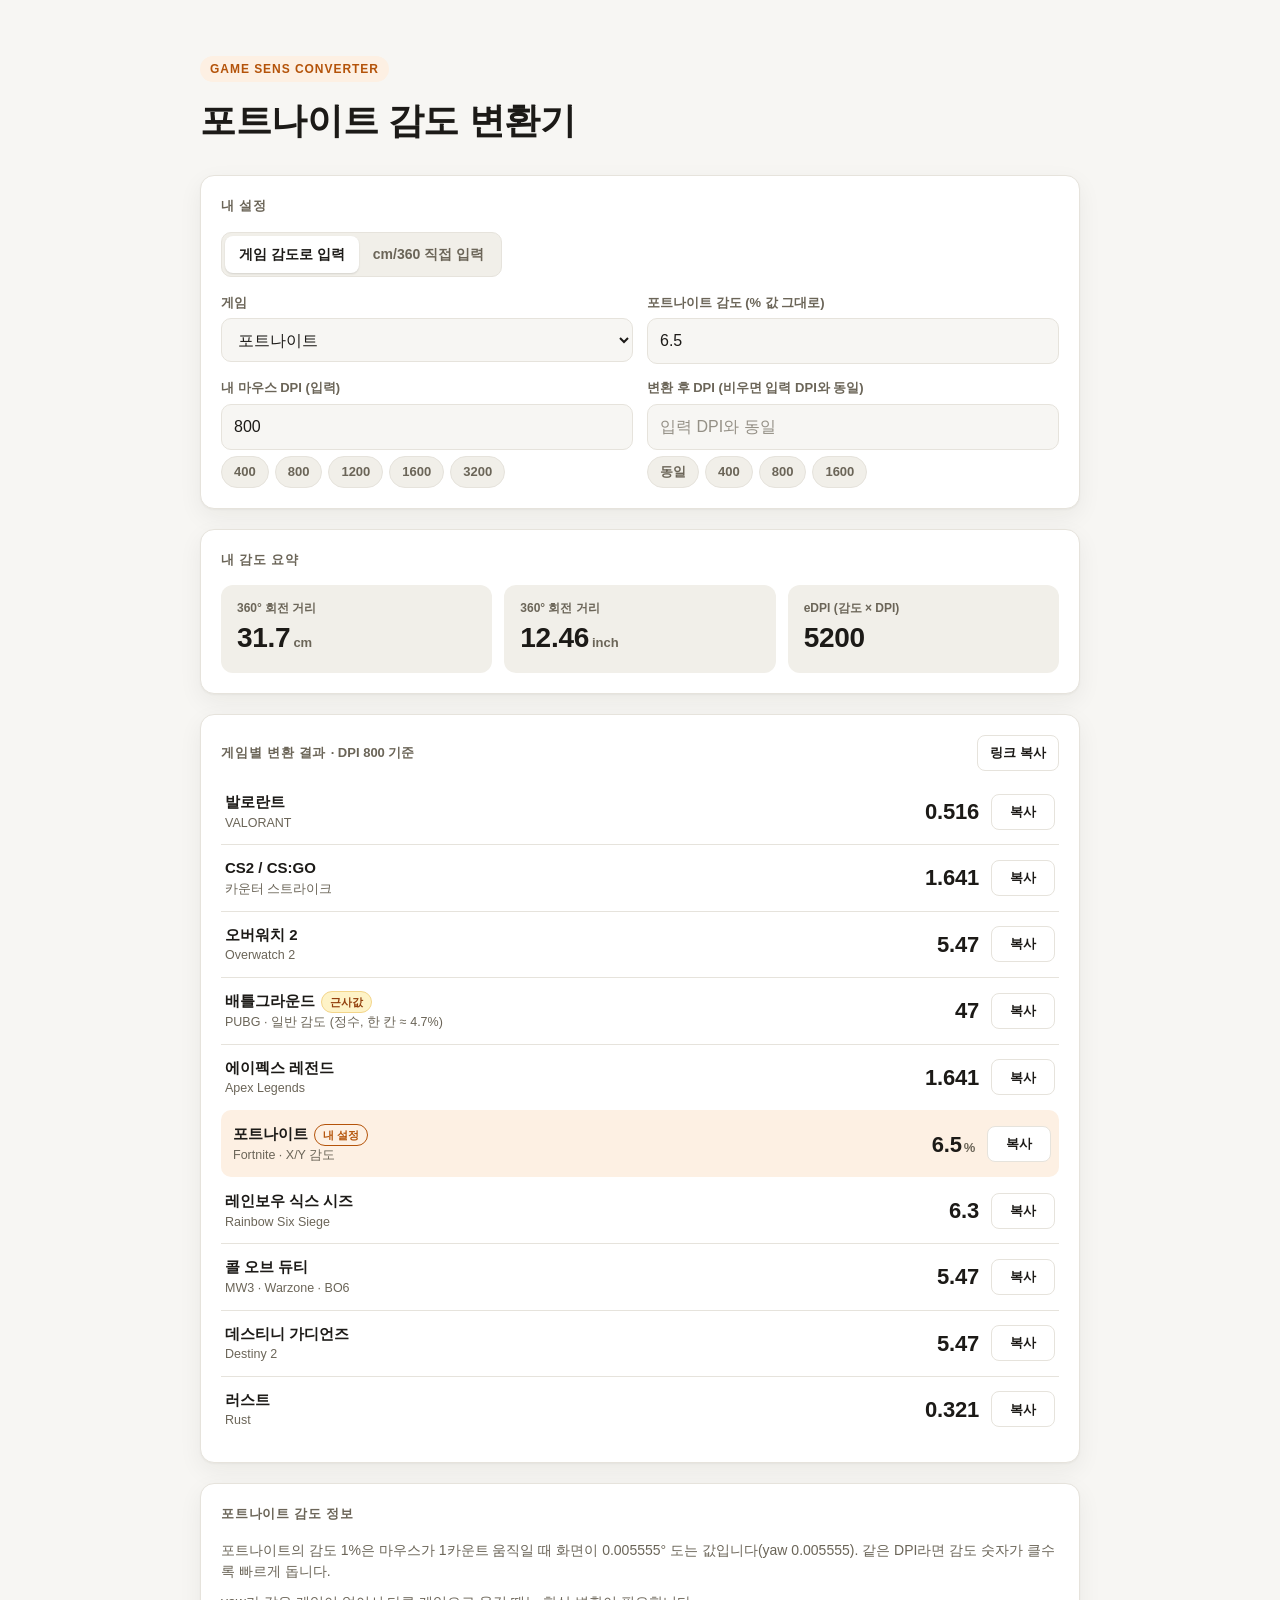
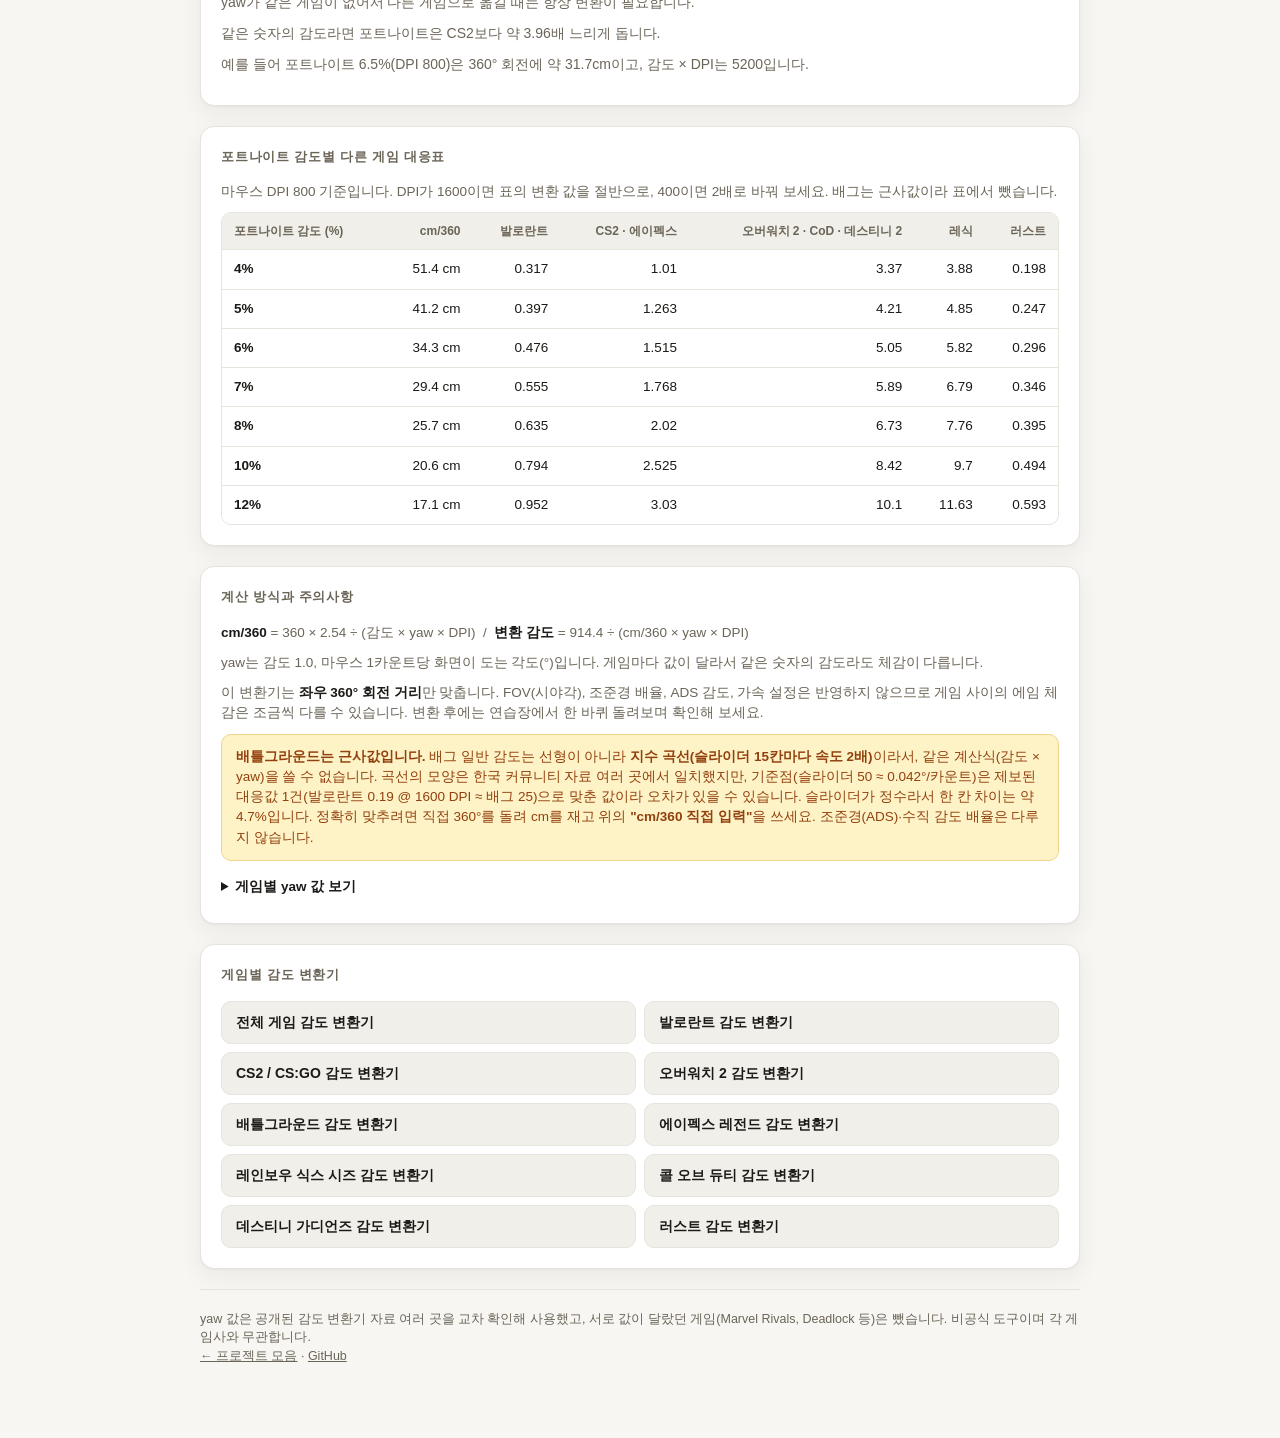
<file: fortnite/index.html>
<!DOCTYPE html>
<html lang="ko">
<head>
<meta charset="utf-8">
<meta name="viewport" content="width=device-width, initial-scale=1">
<title>포트나이트 감도 변환기 — 발로란트·CS2·오버워치 2 감도로 바로 변환</title>
<meta name="description" content="포트나이트 감도와 DPI를 입력하면 발로란트·CS2·오버워치 2·배그 등의 같은 체감 감도를 cm/360 기준으로 계산합니다. 포트나이트의 yaw는 0.005555이며 감도별 대응표도 제공합니다.">
<meta name="robots" content="index,follow,max-image-preview:large">
<meta name="theme-color" content="#b45309">
<link rel="canonical" href="https://sunlitkoreakorea.github.io/game-sens-converter/fortnite/">
<meta property="og:type" content="website">
<meta property="og:site_name" content="게임별 마우스 감도 변환기">
<meta property="og:locale" content="ko_KR">
<meta property="og:title" content="포트나이트 감도 변환기 — 발로란트·CS2·오버워치 2 감도로 바로 변환">
<meta property="og:description" content="포트나이트 감도와 DPI를 입력하면 발로란트·CS2·오버워치 2·배그 등의 같은 체감 감도를 cm/360 기준으로 계산합니다. 포트나이트의 yaw는 0.005555이며 감도별 대응표도 제공합니다.">
<meta property="og:url" content="https://sunlitkoreakorea.github.io/game-sens-converter/fortnite/">
<meta property="og:image" content="https://sunlitkoreakorea.github.io/game-sens-converter/og.png">
<meta property="og:image:width" content="1200">
<meta property="og:image:height" content="630">
<meta property="og:image:alt" content="게임별 마우스 감도 변환기 — cm/360 기준 변환">
<meta name="twitter:card" content="summary_large_image">
<meta name="twitter:title" content="포트나이트 감도 변환기 — 발로란트·CS2·오버워치 2 감도로 바로 변환">
<meta name="twitter:description" content="포트나이트 감도와 DPI를 입력하면 발로란트·CS2·오버워치 2·배그 등의 같은 체감 감도를 cm/360 기준으로 계산합니다. 포트나이트의 yaw는 0.005555이며 감도별 대응표도 제공합니다.">
<meta name="twitter:image" content="https://sunlitkoreakorea.github.io/game-sens-converter/og.png">
<link rel="icon" href="data:image/svg+xml,%3Csvg xmlns='http://www.w3.org/2000/svg' viewBox='0 0 32 32'%3E%3Ccircle cx='16' cy='16' r='11' fill='none' stroke='%23b45309' stroke-width='3'/%3E%3Cpath d='M16 2v8M16 22v8M2 16h8M22 16h8' stroke='%23b45309' stroke-width='3' stroke-linecap='round'/%3E%3C/svg%3E">
<link rel="stylesheet" href="../style.css">
<script type="application/ld+json">[{"@context":"https://schema.org","@type":"WebApplication","name":"포트나이트 감도 변환기","url":"https://sunlitkoreakorea.github.io/game-sens-converter/fortnite/","description":"포트나이트 감도와 DPI를 입력하면 발로란트·CS2·오버워치 2·배그 등의 같은 체감 감도를 cm/360 기준으로 계산합니다. 포트나이트의 yaw는 0.005555이며 감도별 대응표도 제공합니다.","applicationCategory":"UtilitiesApplication","operatingSystem":"Any","inLanguage":"ko","offers":{"@type":"Offer","price":"0","priceCurrency":"KRW"}},{"@context":"https://schema.org","@type":"BreadcrumbList","itemListElement":[{"@type":"ListItem","position":1,"name":"게임별 마우스 감도 변환기","item":"https://sunlitkoreakorea.github.io/game-sens-converter/"},{"@type":"ListItem","position":2,"name":"포트나이트 감도 변환기","item":"https://sunlitkoreakorea.github.io/game-sens-converter/fortnite/"}]}]</script>
</head>
<body data-game="fortnite">
<div class="wrap">
  <header>
    <a class="eyebrow" href="../">Game Sens Converter</a>
    <h1>포트나이트 감도 변환기</h1>
  </header>

  <section class="panel" aria-labelledby="h-input">
    <h2 id="h-input">내 설정</h2>

    <div class="seg" role="group" aria-label="입력 방식">
      <button type="button" id="mode-game" aria-pressed="true">게임 감도로 입력</button>
      <button type="button" id="mode-cm" aria-pressed="false">cm/360 직접 입력</button>
    </div>

    <div class="fields">
      <div class="field" id="f-game">
        <label for="game">게임</label>
        <select id="game"></select>
      </div>
      <div class="field" id="f-sens">
        <label for="sens" id="sens-label">감도</label>
        <input id="sens" type="text" inputmode="decimal" autocomplete="off" placeholder="예: 0.35">
      </div>
      <div class="field" id="f-cm" hidden>
        <label for="cm">360° 회전에 필요한 마우스 이동 거리 (cm)</label>
        <input id="cm" type="text" inputmode="decimal" autocomplete="off" placeholder="예: 33">
        <p class="hint">마우스패드에서 실제로 한 바퀴 돌 때 움직인 거리를 자로 재서 넣으면 됩니다.</p>
      </div>

      <div class="field">
        <label for="dpi">내 마우스 DPI <span class="lbl">(입력)</span></label>
        <input id="dpi" type="text" inputmode="numeric" autocomplete="off" placeholder="예: 800">
        <div class="chips" data-target="dpi" aria-label="DPI 빠른 선택">
          <button type="button" class="chip" data-v="400">400</button>
          <button type="button" class="chip" data-v="800">800</button>
          <button type="button" class="chip" data-v="1200">1200</button>
          <button type="button" class="chip" data-v="1600">1600</button>
          <button type="button" class="chip" data-v="3200">3200</button>
        </div>
      </div>
      <div class="field">
        <label for="tdpi">변환 후 DPI <span class="lbl">(비우면 입력 DPI와 동일)</span></label>
        <input id="tdpi" type="text" inputmode="numeric" autocomplete="off" placeholder="입력 DPI와 동일">
        <div class="chips" data-target="tdpi" aria-label="변환 후 DPI 빠른 선택">
          <button type="button" class="chip" data-v="">동일</button>
          <button type="button" class="chip" data-v="400">400</button>
          <button type="button" class="chip" data-v="800">800</button>
          <button type="button" class="chip" data-v="1600">1600</button>
        </div>
      </div>
    </div>
  </section>

  <section class="panel" aria-labelledby="h-sum">
    <h2 id="h-sum">내 감도 요약</h2>
    <div class="stats" aria-live="polite">
      <div class="stat"><div class="k">360° 회전 거리</div><div><span class="v" id="o-cm">—</span><span class="u">cm</span></div></div>
      <div class="stat"><div class="k">360° 회전 거리</div><div><span class="v" id="o-in">—</span><span class="u">inch</span></div></div>
      <div class="stat"><div class="k">eDPI (감도 × DPI)</div><div><span class="v" id="o-edpi">—</span></div></div>
    </div>
  </section>

  <section class="panel" aria-labelledby="h-out">
    <div class="panel-head">
      <h2 id="h-out">게임별 변환 결과 <span id="out-dpi" style="text-transform:none;letter-spacing:0;font-weight:600"></span></h2>
      <button type="button" class="copy" id="share" aria-label="현재 설정이 담긴 링크 복사">링크 복사</button>
    </div>
    <ul class="list" id="results" aria-live="polite"></ul>
  </section>

  <section class="panel about" aria-labelledby="h-about">
    <h2 id="h-about">포트나이트 감도 정보</h2>
    <p>포트나이트의 감도 1%은 마우스가 1카운트 움직일 때 화면이 0.005555° 도는 값입니다(yaw 0.005555). 같은 DPI라면 감도 숫자가 클수록 빠르게 돕니다.</p>
    <p>yaw가 같은 게임이 없어서 다른 게임으로 옮길 때는 항상 변환이 필요합니다.</p>
    <p>같은 숫자의 감도라면 포트나이트은 CS2보다 약 3.96배 느리게 돕니다.</p>
    <p>예를 들어 포트나이트 6.5%(DPI 800)은 360° 회전에 약 31.7cm이고, 감도 × DPI는 5200입니다.</p>
  </section>
  <section class="panel" aria-labelledby="h-table">
    <h2 id="h-table">포트나이트 감도별 다른 게임 대응표</h2>
    <p class="note">마우스 DPI 800 기준입니다. DPI가 1600이면 표의 변환 값을 절반으로, 400이면 2배로 바꿔 보세요. 배그는 근사값이라 표에서 뺐습니다.</p>
    <div class="tablewrap" tabindex="0" role="region" aria-label="포트나이트 감도별 다른 게임 대응표 (DPI 800 기준)"><table class="data"><thead><tr><th scope="col">포트나이트 감도 (%)</th><th scope="col">cm/360</th><th scope="col">발로란트</th><th scope="col">CS2 · 에이펙스</th><th scope="col">오버워치 2 · CoD · 데스티니 2</th><th scope="col">레식</th><th scope="col">러스트</th></tr></thead><tbody><tr><th scope="row">4%</th><td>51.4 cm</td><td>0.317</td><td>1.01</td><td>3.37</td><td>3.88</td><td>0.198</td></tr><tr><th scope="row">5%</th><td>41.2 cm</td><td>0.397</td><td>1.263</td><td>4.21</td><td>4.85</td><td>0.247</td></tr><tr><th scope="row">6%</th><td>34.3 cm</td><td>0.476</td><td>1.515</td><td>5.05</td><td>5.82</td><td>0.296</td></tr><tr><th scope="row">7%</th><td>29.4 cm</td><td>0.555</td><td>1.768</td><td>5.89</td><td>6.79</td><td>0.346</td></tr><tr><th scope="row">8%</th><td>25.7 cm</td><td>0.635</td><td>2.02</td><td>6.73</td><td>7.76</td><td>0.395</td></tr><tr><th scope="row">10%</th><td>20.6 cm</td><td>0.794</td><td>2.525</td><td>8.42</td><td>9.7</td><td>0.494</td></tr><tr><th scope="row">12%</th><td>17.1 cm</td><td>0.952</td><td>3.03</td><td>10.1</td><td>11.63</td><td>0.593</td></tr></tbody></table></div>
  </section>
  <section class="panel" aria-labelledby="h-info">
    <h2 id="h-info">계산 방식과 주의사항</h2>
    <p class="note"><strong>cm/360</strong> = 360 × 2.54 ÷ (감도 × yaw × DPI) &nbsp;/&nbsp; <strong>변환 감도</strong> = 914.4 ÷ (cm/360 × yaw × DPI)</p>
    <p class="note">yaw는 감도 1.0, 마우스 1카운트당 화면이 도는 각도(°)입니다. 게임마다 값이 달라서 같은 숫자의 감도라도 체감이 다릅니다.</p>
    <p class="note">이 변환기는 <strong>좌우 360° 회전 거리</strong>만 맞춥니다. FOV(시야각), 조준경 배율, ADS 감도, 가속 설정은 반영하지 않으므로 게임 사이의 에임 체감은 조금씩 다를 수 있습니다. 변환 후에는 연습장에서 한 바퀴 돌려보며 확인해 보세요.</p>
    <div class="warnbox"><strong>배틀그라운드는 근사값입니다.</strong> 배그 일반 감도는 선형이 아니라 <strong>지수 곡선(슬라이더 15칸마다 속도 2배)</strong>이라서, 같은 계산식(감도 × yaw)을 쓸 수 없습니다. 곡선의 모양은 한국 커뮤니티 자료 여러 곳에서 일치했지만, 기준점(슬라이더 50 ≈ 0.042°/카운트)은 제보된 대응값 1건(발로란트 0.19 @ 1600 DPI ≈ 배그 25)으로 맞춘 값이라 오차가 있을 수 있습니다. 슬라이더가 정수라서 한 칸 차이는 약 4.7%입니다. 정확히 맞추려면 직접 360°를 돌려 cm를 재고 위의 <strong>"cm/360 직접 입력"</strong>을 쓰세요. 조준경(ADS)·수직 감도 배율은 다루지 않습니다.</div>
    <details>
      <summary>게임별 yaw 값 보기</summary>
      <table class="yaw">
        <thead><tr><th>게임</th><th>입력 단위</th><th>yaw</th></tr></thead>
        <tbody>
          <tr><td>발로란트</td><td>감도</td><td>0.07</td></tr>
          <tr><td>CS2 / CS:GO</td><td>감도</td><td>0.022</td></tr>
          <tr><td>오버워치 2</td><td>감도</td><td>0.0066</td></tr>
          <tr><td>배틀그라운드 (근사)</td><td>슬라이더 (지수)</td><td>50 = 0.042°, 15칸마다 ×2</td></tr>
          <tr><td>에이펙스 레전드</td><td>감도</td><td>0.022</td></tr>
          <tr><td>포트나이트</td><td>%</td><td>0.005555</td></tr>
          <tr><td>레인보우 식스 시즈</td><td>감도</td><td>0.00572957795</td></tr>
          <tr><td>콜 오브 듀티</td><td>감도</td><td>0.0066</td></tr>
          <tr><td>데스티니 가디언즈</td><td>감도</td><td>0.0066</td></tr>
          <tr><td>러스트</td><td>감도</td><td>0.1125</td></tr>
        </tbody>
      </table>
    </details>
  </section>

  <section class="panel" aria-labelledby="h-links">
    <h2 id="h-links">게임별 감도 변환기</h2>
    <ul class="links"><li><a href="../">전체 게임 감도 변환기</a></li><li><a href="../valorant/">발로란트 감도 변환기</a></li><li><a href="../cs2/">CS2 / CS:GO 감도 변환기</a></li><li><a href="../overwatch-2/">오버워치 2 감도 변환기</a></li><li><a href="../pubg/">배틀그라운드 감도 변환기</a></li><li><a href="../apex-legends/">에이펙스 레전드 감도 변환기</a></li><li><a href="../rainbow-six-siege/">레인보우 식스 시즈 감도 변환기</a></li><li><a href="../call-of-duty/">콜 오브 듀티 감도 변환기</a></li><li><a href="../destiny-2/">데스티니 가디언즈 감도 변환기</a></li><li><a href="../rust/">러스트 감도 변환기</a></li></ul>
  </section>
  <footer>
    yaw 값은 공개된 감도 변환기 자료 여러 곳을 교차 확인해 사용했고, 서로 값이 달랐던 게임(Marvel Rivals, Deadlock 등)은 뺐습니다. 비공식 도구이며 각 게임사와 무관합니다.<br>
    <a href="https://sunlitkoreakorea.github.io/">← 프로젝트 모음</a> · <a href="https://github.com/Sunlitkoreakorea/game-sens-converter">GitHub</a>
  </footer>
</div>

<script>window.__GAMES=[{"id":"valorant","slug":"valorant","name":"발로란트","short":"발로란트","en":"VALORANT","yaw":0.07,"dec":3,"unit":"","defaultSens":0.35,"typical":[0.2,0.25,0.3,0.35,0.4,0.45,0.5,0.6]},{"id":"cs2","slug":"cs2","name":"CS2 / CS:GO","short":"CS2","en":"카운터 스트라이크","yaw":0.022,"dec":3,"unit":"","defaultSens":1.2,"typical":[0.8,1,1.2,1.5,1.8,2,2.5,3]},{"id":"ow2","slug":"overwatch-2","name":"오버워치 2","short":"오버워치 2","en":"Overwatch 2","yaw":0.0066,"dec":2,"unit":"","defaultSens":5,"typical":[3,4,5,6,7,8,10,12]},{"id":"pubg","slug":"pubg","name":"배틀그라운드","short":"배그","en":"PUBG · 일반 감도 (정수, 한 칸 ≈ 4.7%)","curve":"exp15","base":0.042,"baseSens":50,"range":[1,100],"dec":0,"unit":"","approx":true,"defaultSens":50},{"id":"apex","slug":"apex-legends","name":"에이펙스 레전드","short":"에이펙스","en":"Apex Legends","yaw":0.022,"dec":3,"unit":"","defaultSens":1.5,"typical":[0.8,1,1.2,1.5,1.8,2,2.5,3]},{"id":"fortnite","slug":"fortnite","name":"포트나이트","short":"포트나이트","en":"Fortnite · X/Y 감도","yaw":0.005555,"dec":2,"unit":"%","defaultSens":6.5,"typical":[4,5,6,7,8,10,12]},{"id":"r6","slug":"rainbow-six-siege","name":"레인보우 식스 시즈","short":"레식","en":"Rainbow Six Siege","yaw":0.00572957795,"dec":2,"unit":"","defaultSens":10,"typical":[5,6,8,10,12,15,20]},{"id":"cod","slug":"call-of-duty","name":"콜 오브 듀티","short":"CoD","en":"MW3 · Warzone · BO6","yaw":0.0066,"dec":2,"unit":"","defaultSens":6,"typical":[3,4,5,6,7,8,10,12]},{"id":"destiny2","slug":"destiny-2","name":"데스티니 가디언즈","short":"데스티니 2","en":"Destiny 2","yaw":0.0066,"dec":2,"unit":"","defaultSens":6,"typical":[3,4,5,6,7,8,10,12]},{"id":"rust","slug":"rust","name":"러스트","short":"러스트","en":"Rust","yaw":0.1125,"dec":3,"unit":"","defaultSens":0.5,"typical":[0.2,0.3,0.4,0.5,0.6,0.8,1]}];</script>
<script src="../app.js"></script>
</body>
</html>
</file>
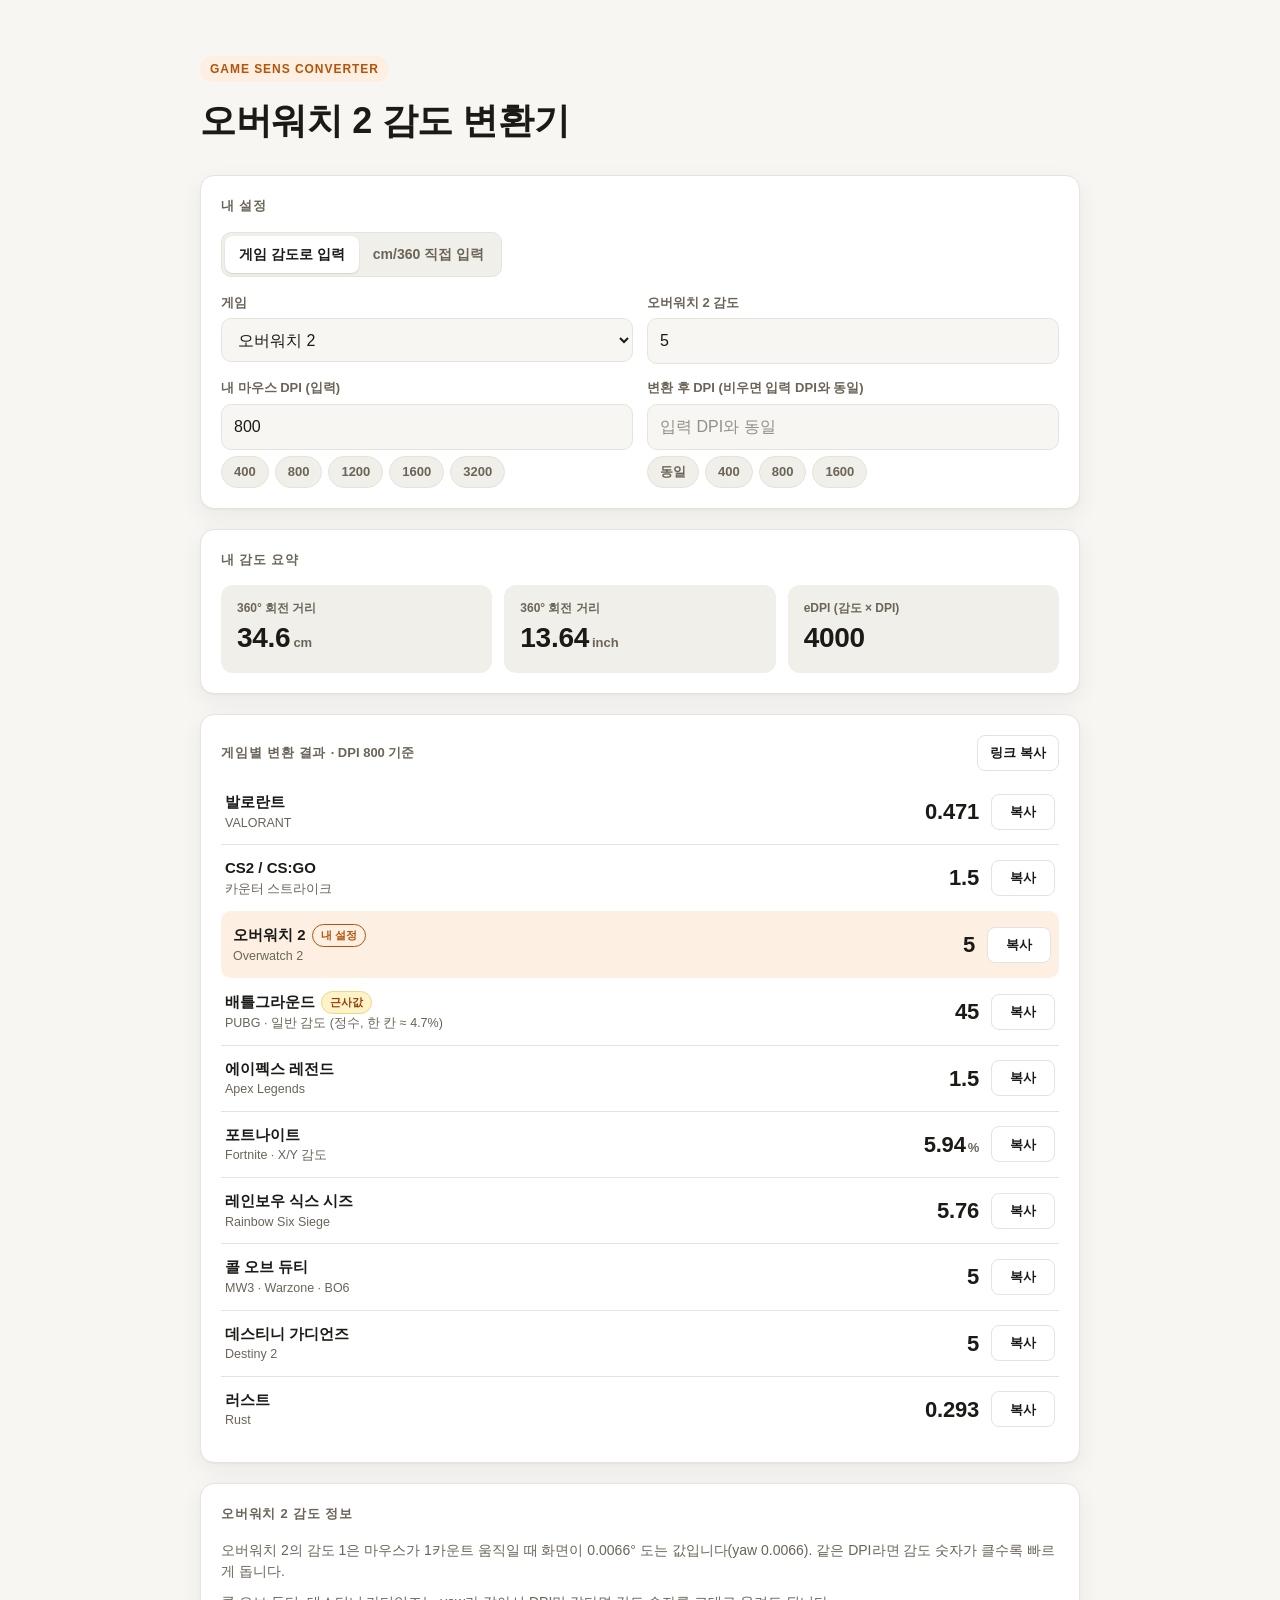
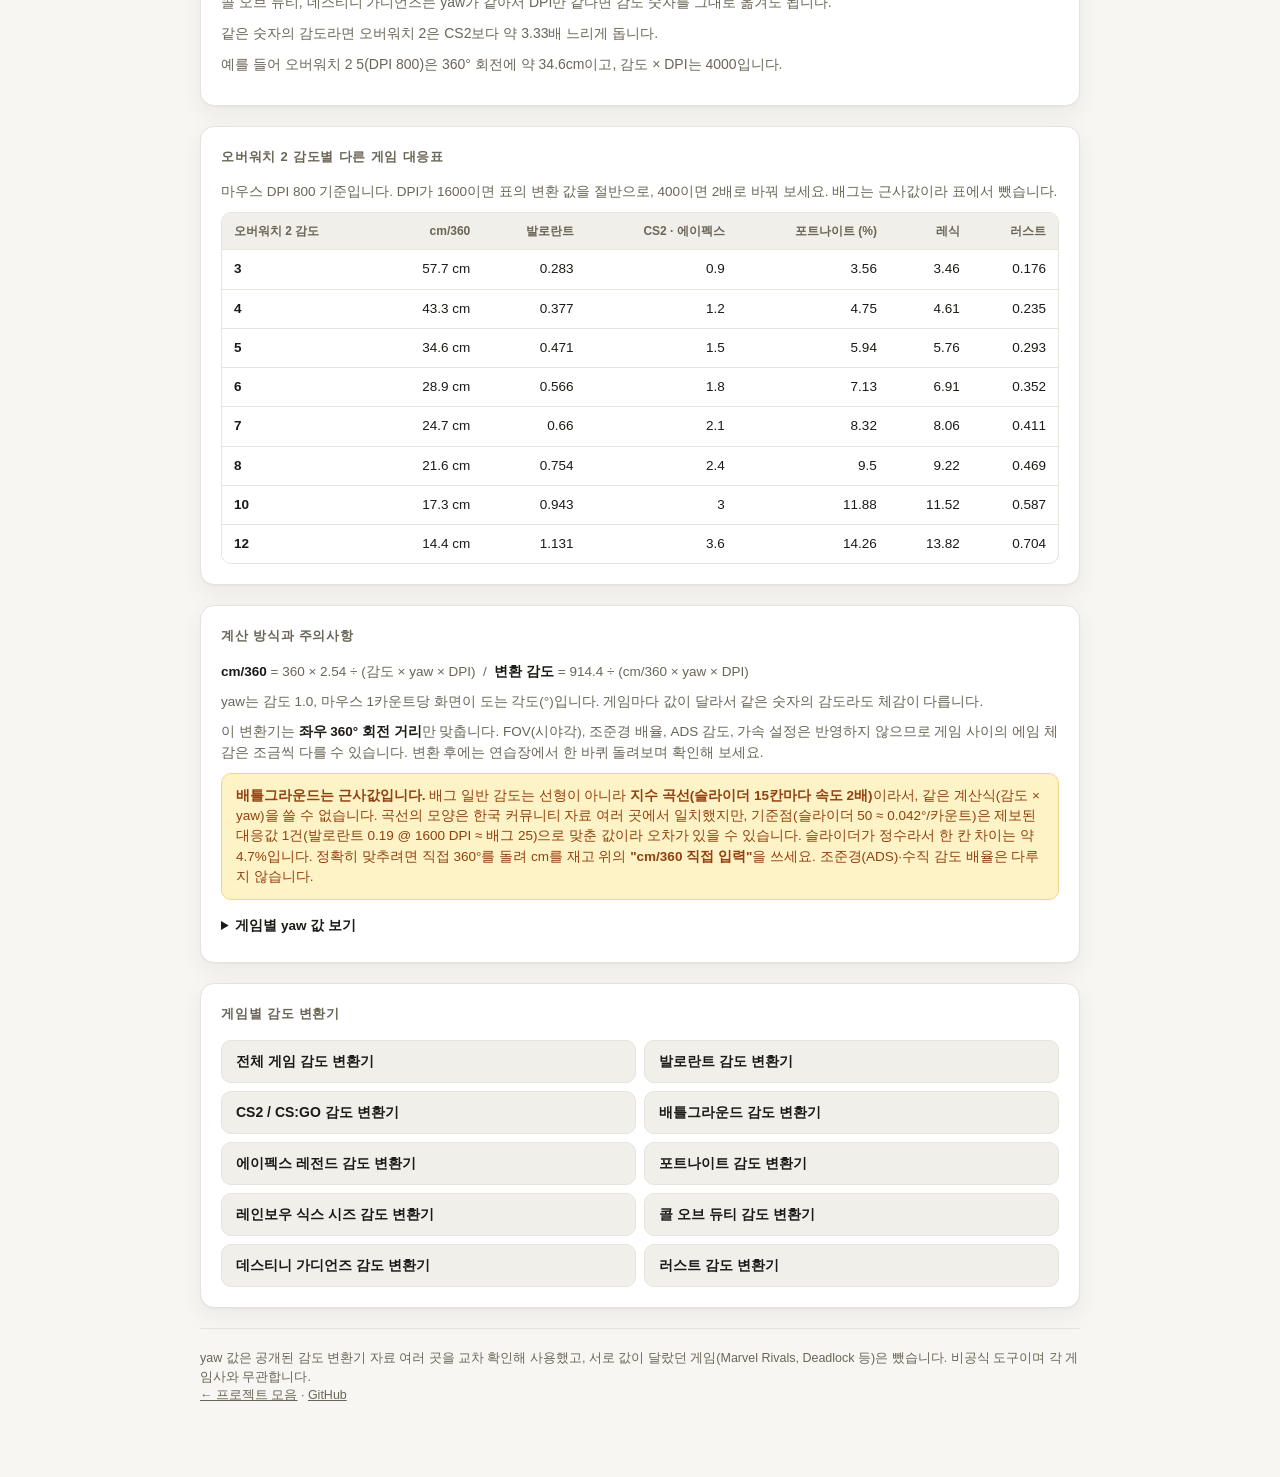
<file: overwatch-2/index.html>
<!DOCTYPE html>
<html lang="ko">
<head>
<meta charset="utf-8">
<meta name="viewport" content="width=device-width, initial-scale=1">
<title>오버워치 2 감도 변환기 — 발로란트·CS2·배그 감도로 바로 변환</title>
<meta name="description" content="오버워치 2 감도와 DPI를 입력하면 발로란트·CS2·배그·에이펙스 등의 같은 체감 감도를 cm/360 기준으로 계산합니다. 오버워치 2의 yaw는 0.0066이며 감도별 대응표도 제공합니다.">
<meta name="robots" content="index,follow,max-image-preview:large">
<meta name="theme-color" content="#b45309">
<link rel="canonical" href="https://sunlitkoreakorea.github.io/game-sens-converter/overwatch-2/">
<meta property="og:type" content="website">
<meta property="og:site_name" content="게임별 마우스 감도 변환기">
<meta property="og:locale" content="ko_KR">
<meta property="og:title" content="오버워치 2 감도 변환기 — 발로란트·CS2·배그 감도로 바로 변환">
<meta property="og:description" content="오버워치 2 감도와 DPI를 입력하면 발로란트·CS2·배그·에이펙스 등의 같은 체감 감도를 cm/360 기준으로 계산합니다. 오버워치 2의 yaw는 0.0066이며 감도별 대응표도 제공합니다.">
<meta property="og:url" content="https://sunlitkoreakorea.github.io/game-sens-converter/overwatch-2/">
<meta property="og:image" content="https://sunlitkoreakorea.github.io/game-sens-converter/og.png">
<meta property="og:image:width" content="1200">
<meta property="og:image:height" content="630">
<meta property="og:image:alt" content="게임별 마우스 감도 변환기 — cm/360 기준 변환">
<meta name="twitter:card" content="summary_large_image">
<meta name="twitter:title" content="오버워치 2 감도 변환기 — 발로란트·CS2·배그 감도로 바로 변환">
<meta name="twitter:description" content="오버워치 2 감도와 DPI를 입력하면 발로란트·CS2·배그·에이펙스 등의 같은 체감 감도를 cm/360 기준으로 계산합니다. 오버워치 2의 yaw는 0.0066이며 감도별 대응표도 제공합니다.">
<meta name="twitter:image" content="https://sunlitkoreakorea.github.io/game-sens-converter/og.png">
<link rel="icon" href="data:image/svg+xml,%3Csvg xmlns='http://www.w3.org/2000/svg' viewBox='0 0 32 32'%3E%3Ccircle cx='16' cy='16' r='11' fill='none' stroke='%23b45309' stroke-width='3'/%3E%3Cpath d='M16 2v8M16 22v8M2 16h8M22 16h8' stroke='%23b45309' stroke-width='3' stroke-linecap='round'/%3E%3C/svg%3E">
<link rel="stylesheet" href="../style.css">
<script type="application/ld+json">[{"@context":"https://schema.org","@type":"WebApplication","name":"오버워치 2 감도 변환기","url":"https://sunlitkoreakorea.github.io/game-sens-converter/overwatch-2/","description":"오버워치 2 감도와 DPI를 입력하면 발로란트·CS2·배그·에이펙스 등의 같은 체감 감도를 cm/360 기준으로 계산합니다. 오버워치 2의 yaw는 0.0066이며 감도별 대응표도 제공합니다.","applicationCategory":"UtilitiesApplication","operatingSystem":"Any","inLanguage":"ko","offers":{"@type":"Offer","price":"0","priceCurrency":"KRW"}},{"@context":"https://schema.org","@type":"BreadcrumbList","itemListElement":[{"@type":"ListItem","position":1,"name":"게임별 마우스 감도 변환기","item":"https://sunlitkoreakorea.github.io/game-sens-converter/"},{"@type":"ListItem","position":2,"name":"오버워치 2 감도 변환기","item":"https://sunlitkoreakorea.github.io/game-sens-converter/overwatch-2/"}]}]</script>
</head>
<body data-game="ow2">
<div class="wrap">
  <header>
    <a class="eyebrow" href="../">Game Sens Converter</a>
    <h1>오버워치 2 감도 변환기</h1>
  </header>

  <section class="panel" aria-labelledby="h-input">
    <h2 id="h-input">내 설정</h2>

    <div class="seg" role="group" aria-label="입력 방식">
      <button type="button" id="mode-game" aria-pressed="true">게임 감도로 입력</button>
      <button type="button" id="mode-cm" aria-pressed="false">cm/360 직접 입력</button>
    </div>

    <div class="fields">
      <div class="field" id="f-game">
        <label for="game">게임</label>
        <select id="game"></select>
      </div>
      <div class="field" id="f-sens">
        <label for="sens" id="sens-label">감도</label>
        <input id="sens" type="text" inputmode="decimal" autocomplete="off" placeholder="예: 0.35">
      </div>
      <div class="field" id="f-cm" hidden>
        <label for="cm">360° 회전에 필요한 마우스 이동 거리 (cm)</label>
        <input id="cm" type="text" inputmode="decimal" autocomplete="off" placeholder="예: 33">
        <p class="hint">마우스패드에서 실제로 한 바퀴 돌 때 움직인 거리를 자로 재서 넣으면 됩니다.</p>
      </div>

      <div class="field">
        <label for="dpi">내 마우스 DPI <span class="lbl">(입력)</span></label>
        <input id="dpi" type="text" inputmode="numeric" autocomplete="off" placeholder="예: 800">
        <div class="chips" data-target="dpi" aria-label="DPI 빠른 선택">
          <button type="button" class="chip" data-v="400">400</button>
          <button type="button" class="chip" data-v="800">800</button>
          <button type="button" class="chip" data-v="1200">1200</button>
          <button type="button" class="chip" data-v="1600">1600</button>
          <button type="button" class="chip" data-v="3200">3200</button>
        </div>
      </div>
      <div class="field">
        <label for="tdpi">변환 후 DPI <span class="lbl">(비우면 입력 DPI와 동일)</span></label>
        <input id="tdpi" type="text" inputmode="numeric" autocomplete="off" placeholder="입력 DPI와 동일">
        <div class="chips" data-target="tdpi" aria-label="변환 후 DPI 빠른 선택">
          <button type="button" class="chip" data-v="">동일</button>
          <button type="button" class="chip" data-v="400">400</button>
          <button type="button" class="chip" data-v="800">800</button>
          <button type="button" class="chip" data-v="1600">1600</button>
        </div>
      </div>
    </div>
  </section>

  <section class="panel" aria-labelledby="h-sum">
    <h2 id="h-sum">내 감도 요약</h2>
    <div class="stats" aria-live="polite">
      <div class="stat"><div class="k">360° 회전 거리</div><div><span class="v" id="o-cm">—</span><span class="u">cm</span></div></div>
      <div class="stat"><div class="k">360° 회전 거리</div><div><span class="v" id="o-in">—</span><span class="u">inch</span></div></div>
      <div class="stat"><div class="k">eDPI (감도 × DPI)</div><div><span class="v" id="o-edpi">—</span></div></div>
    </div>
  </section>

  <section class="panel" aria-labelledby="h-out">
    <div class="panel-head">
      <h2 id="h-out">게임별 변환 결과 <span id="out-dpi" style="text-transform:none;letter-spacing:0;font-weight:600"></span></h2>
      <button type="button" class="copy" id="share" aria-label="현재 설정이 담긴 링크 복사">링크 복사</button>
    </div>
    <ul class="list" id="results" aria-live="polite"></ul>
  </section>

  <section class="panel about" aria-labelledby="h-about">
    <h2 id="h-about">오버워치 2 감도 정보</h2>
    <p>오버워치 2의 감도 1은 마우스가 1카운트 움직일 때 화면이 0.0066° 도는 값입니다(yaw 0.0066). 같은 DPI라면 감도 숫자가 클수록 빠르게 돕니다.</p>
    <p>콜 오브 듀티, 데스티니 가디언즈는 yaw가 같아서 DPI만 같다면 감도 숫자를 그대로 옮겨도 됩니다.</p>
    <p>같은 숫자의 감도라면 오버워치 2은 CS2보다 약 3.33배 느리게 돕니다.</p>
    <p>예를 들어 오버워치 2 5(DPI 800)은 360° 회전에 약 34.6cm이고, 감도 × DPI는 4000입니다.</p>
  </section>
  <section class="panel" aria-labelledby="h-table">
    <h2 id="h-table">오버워치 2 감도별 다른 게임 대응표</h2>
    <p class="note">마우스 DPI 800 기준입니다. DPI가 1600이면 표의 변환 값을 절반으로, 400이면 2배로 바꿔 보세요. 배그는 근사값이라 표에서 뺐습니다.</p>
    <div class="tablewrap" tabindex="0" role="region" aria-label="오버워치 2 감도별 다른 게임 대응표 (DPI 800 기준)"><table class="data"><thead><tr><th scope="col">오버워치 2 감도</th><th scope="col">cm/360</th><th scope="col">발로란트</th><th scope="col">CS2 · 에이펙스</th><th scope="col">포트나이트 (%)</th><th scope="col">레식</th><th scope="col">러스트</th></tr></thead><tbody><tr><th scope="row">3</th><td>57.7 cm</td><td>0.283</td><td>0.9</td><td>3.56</td><td>3.46</td><td>0.176</td></tr><tr><th scope="row">4</th><td>43.3 cm</td><td>0.377</td><td>1.2</td><td>4.75</td><td>4.61</td><td>0.235</td></tr><tr><th scope="row">5</th><td>34.6 cm</td><td>0.471</td><td>1.5</td><td>5.94</td><td>5.76</td><td>0.293</td></tr><tr><th scope="row">6</th><td>28.9 cm</td><td>0.566</td><td>1.8</td><td>7.13</td><td>6.91</td><td>0.352</td></tr><tr><th scope="row">7</th><td>24.7 cm</td><td>0.66</td><td>2.1</td><td>8.32</td><td>8.06</td><td>0.411</td></tr><tr><th scope="row">8</th><td>21.6 cm</td><td>0.754</td><td>2.4</td><td>9.5</td><td>9.22</td><td>0.469</td></tr><tr><th scope="row">10</th><td>17.3 cm</td><td>0.943</td><td>3</td><td>11.88</td><td>11.52</td><td>0.587</td></tr><tr><th scope="row">12</th><td>14.4 cm</td><td>1.131</td><td>3.6</td><td>14.26</td><td>13.82</td><td>0.704</td></tr></tbody></table></div>
  </section>
  <section class="panel" aria-labelledby="h-info">
    <h2 id="h-info">계산 방식과 주의사항</h2>
    <p class="note"><strong>cm/360</strong> = 360 × 2.54 ÷ (감도 × yaw × DPI) &nbsp;/&nbsp; <strong>변환 감도</strong> = 914.4 ÷ (cm/360 × yaw × DPI)</p>
    <p class="note">yaw는 감도 1.0, 마우스 1카운트당 화면이 도는 각도(°)입니다. 게임마다 값이 달라서 같은 숫자의 감도라도 체감이 다릅니다.</p>
    <p class="note">이 변환기는 <strong>좌우 360° 회전 거리</strong>만 맞춥니다. FOV(시야각), 조준경 배율, ADS 감도, 가속 설정은 반영하지 않으므로 게임 사이의 에임 체감은 조금씩 다를 수 있습니다. 변환 후에는 연습장에서 한 바퀴 돌려보며 확인해 보세요.</p>
    <div class="warnbox"><strong>배틀그라운드는 근사값입니다.</strong> 배그 일반 감도는 선형이 아니라 <strong>지수 곡선(슬라이더 15칸마다 속도 2배)</strong>이라서, 같은 계산식(감도 × yaw)을 쓸 수 없습니다. 곡선의 모양은 한국 커뮤니티 자료 여러 곳에서 일치했지만, 기준점(슬라이더 50 ≈ 0.042°/카운트)은 제보된 대응값 1건(발로란트 0.19 @ 1600 DPI ≈ 배그 25)으로 맞춘 값이라 오차가 있을 수 있습니다. 슬라이더가 정수라서 한 칸 차이는 약 4.7%입니다. 정확히 맞추려면 직접 360°를 돌려 cm를 재고 위의 <strong>"cm/360 직접 입력"</strong>을 쓰세요. 조준경(ADS)·수직 감도 배율은 다루지 않습니다.</div>
    <details>
      <summary>게임별 yaw 값 보기</summary>
      <table class="yaw">
        <thead><tr><th>게임</th><th>입력 단위</th><th>yaw</th></tr></thead>
        <tbody>
          <tr><td>발로란트</td><td>감도</td><td>0.07</td></tr>
          <tr><td>CS2 / CS:GO</td><td>감도</td><td>0.022</td></tr>
          <tr><td>오버워치 2</td><td>감도</td><td>0.0066</td></tr>
          <tr><td>배틀그라운드 (근사)</td><td>슬라이더 (지수)</td><td>50 = 0.042°, 15칸마다 ×2</td></tr>
          <tr><td>에이펙스 레전드</td><td>감도</td><td>0.022</td></tr>
          <tr><td>포트나이트</td><td>%</td><td>0.005555</td></tr>
          <tr><td>레인보우 식스 시즈</td><td>감도</td><td>0.00572957795</td></tr>
          <tr><td>콜 오브 듀티</td><td>감도</td><td>0.0066</td></tr>
          <tr><td>데스티니 가디언즈</td><td>감도</td><td>0.0066</td></tr>
          <tr><td>러스트</td><td>감도</td><td>0.1125</td></tr>
        </tbody>
      </table>
    </details>
  </section>

  <section class="panel" aria-labelledby="h-links">
    <h2 id="h-links">게임별 감도 변환기</h2>
    <ul class="links"><li><a href="../">전체 게임 감도 변환기</a></li><li><a href="../valorant/">발로란트 감도 변환기</a></li><li><a href="../cs2/">CS2 / CS:GO 감도 변환기</a></li><li><a href="../pubg/">배틀그라운드 감도 변환기</a></li><li><a href="../apex-legends/">에이펙스 레전드 감도 변환기</a></li><li><a href="../fortnite/">포트나이트 감도 변환기</a></li><li><a href="../rainbow-six-siege/">레인보우 식스 시즈 감도 변환기</a></li><li><a href="../call-of-duty/">콜 오브 듀티 감도 변환기</a></li><li><a href="../destiny-2/">데스티니 가디언즈 감도 변환기</a></li><li><a href="../rust/">러스트 감도 변환기</a></li></ul>
  </section>
  <footer>
    yaw 값은 공개된 감도 변환기 자료 여러 곳을 교차 확인해 사용했고, 서로 값이 달랐던 게임(Marvel Rivals, Deadlock 등)은 뺐습니다. 비공식 도구이며 각 게임사와 무관합니다.<br>
    <a href="https://sunlitkoreakorea.github.io/">← 프로젝트 모음</a> · <a href="https://github.com/Sunlitkoreakorea/game-sens-converter">GitHub</a>
  </footer>
</div>

<script>window.__GAMES=[{"id":"valorant","slug":"valorant","name":"발로란트","short":"발로란트","en":"VALORANT","yaw":0.07,"dec":3,"unit":"","defaultSens":0.35,"typical":[0.2,0.25,0.3,0.35,0.4,0.45,0.5,0.6]},{"id":"cs2","slug":"cs2","name":"CS2 / CS:GO","short":"CS2","en":"카운터 스트라이크","yaw":0.022,"dec":3,"unit":"","defaultSens":1.2,"typical":[0.8,1,1.2,1.5,1.8,2,2.5,3]},{"id":"ow2","slug":"overwatch-2","name":"오버워치 2","short":"오버워치 2","en":"Overwatch 2","yaw":0.0066,"dec":2,"unit":"","defaultSens":5,"typical":[3,4,5,6,7,8,10,12]},{"id":"pubg","slug":"pubg","name":"배틀그라운드","short":"배그","en":"PUBG · 일반 감도 (정수, 한 칸 ≈ 4.7%)","curve":"exp15","base":0.042,"baseSens":50,"range":[1,100],"dec":0,"unit":"","approx":true,"defaultSens":50},{"id":"apex","slug":"apex-legends","name":"에이펙스 레전드","short":"에이펙스","en":"Apex Legends","yaw":0.022,"dec":3,"unit":"","defaultSens":1.5,"typical":[0.8,1,1.2,1.5,1.8,2,2.5,3]},{"id":"fortnite","slug":"fortnite","name":"포트나이트","short":"포트나이트","en":"Fortnite · X/Y 감도","yaw":0.005555,"dec":2,"unit":"%","defaultSens":6.5,"typical":[4,5,6,7,8,10,12]},{"id":"r6","slug":"rainbow-six-siege","name":"레인보우 식스 시즈","short":"레식","en":"Rainbow Six Siege","yaw":0.00572957795,"dec":2,"unit":"","defaultSens":10,"typical":[5,6,8,10,12,15,20]},{"id":"cod","slug":"call-of-duty","name":"콜 오브 듀티","short":"CoD","en":"MW3 · Warzone · BO6","yaw":0.0066,"dec":2,"unit":"","defaultSens":6,"typical":[3,4,5,6,7,8,10,12]},{"id":"destiny2","slug":"destiny-2","name":"데스티니 가디언즈","short":"데스티니 2","en":"Destiny 2","yaw":0.0066,"dec":2,"unit":"","defaultSens":6,"typical":[3,4,5,6,7,8,10,12]},{"id":"rust","slug":"rust","name":"러스트","short":"러스트","en":"Rust","yaw":0.1125,"dec":3,"unit":"","defaultSens":0.5,"typical":[0.2,0.3,0.4,0.5,0.6,0.8,1]}];</script>
<script src="../app.js"></script>
</body>
</html>
</file>
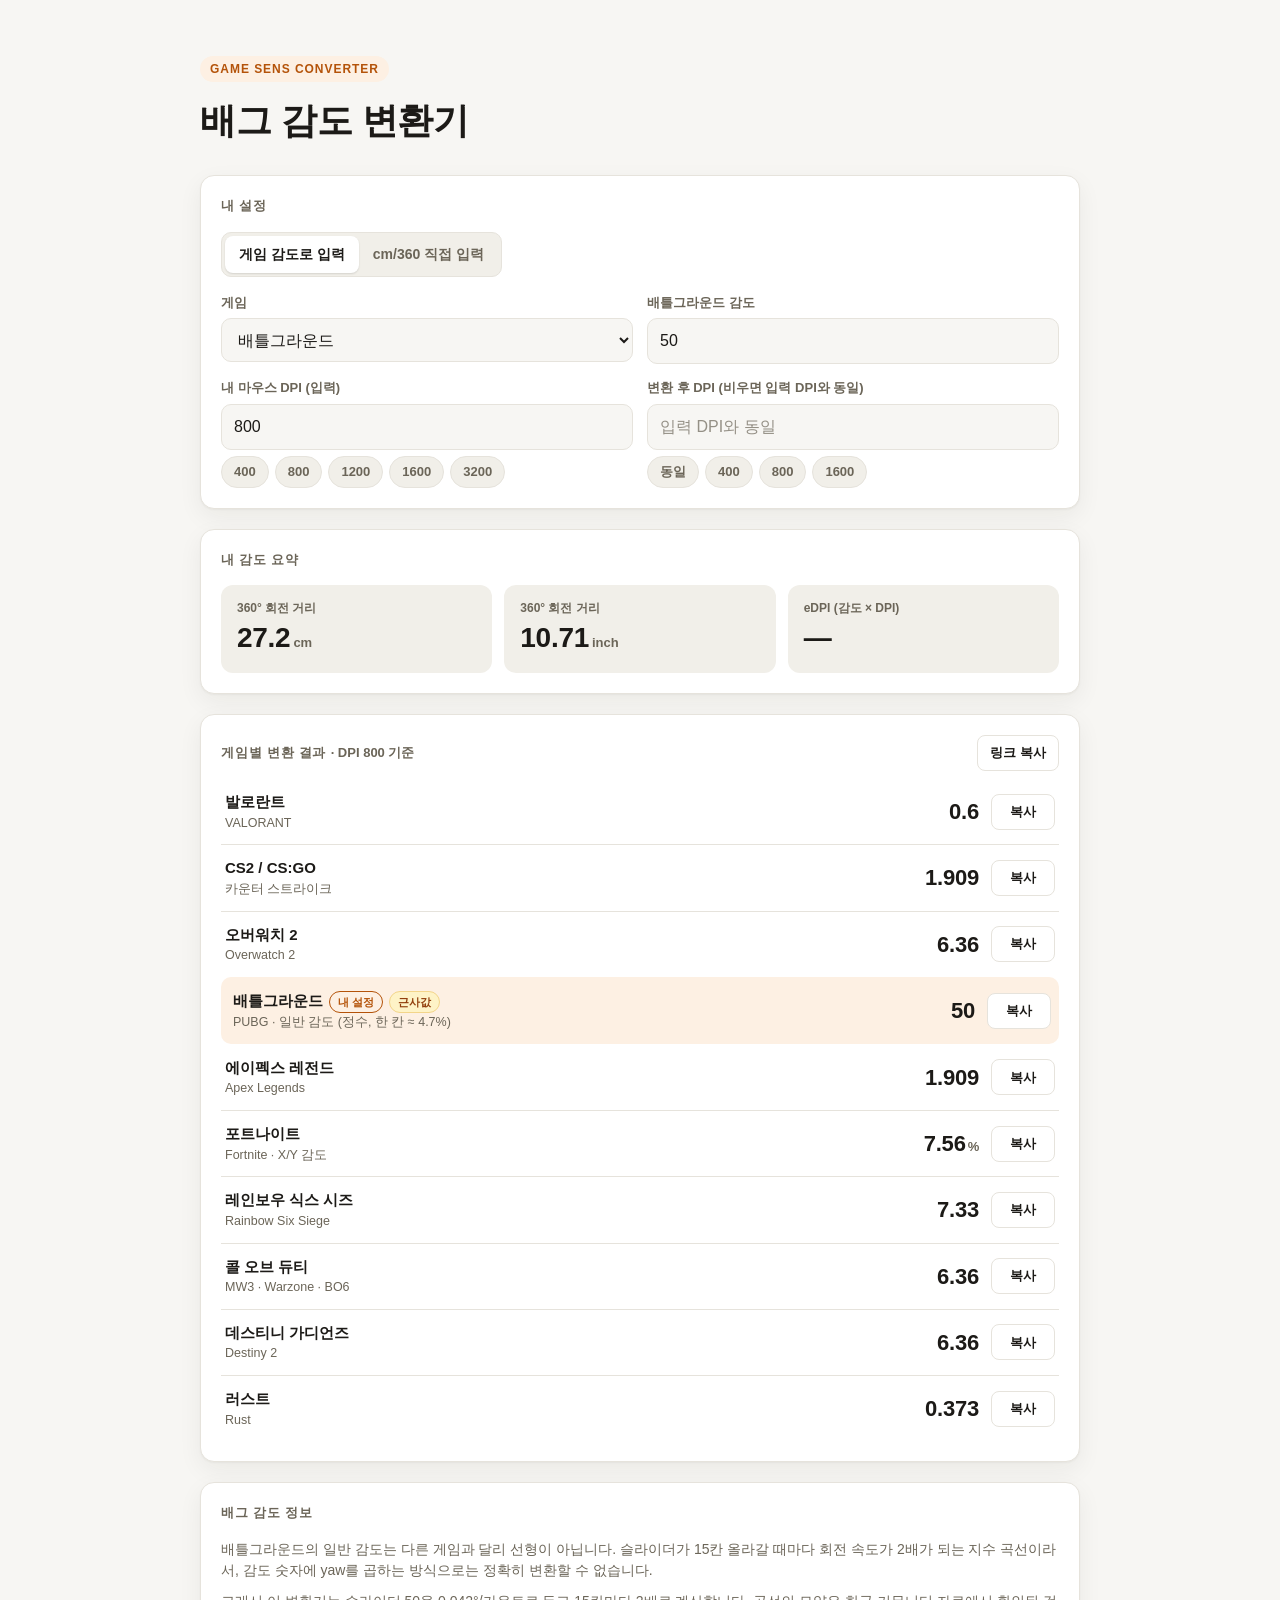
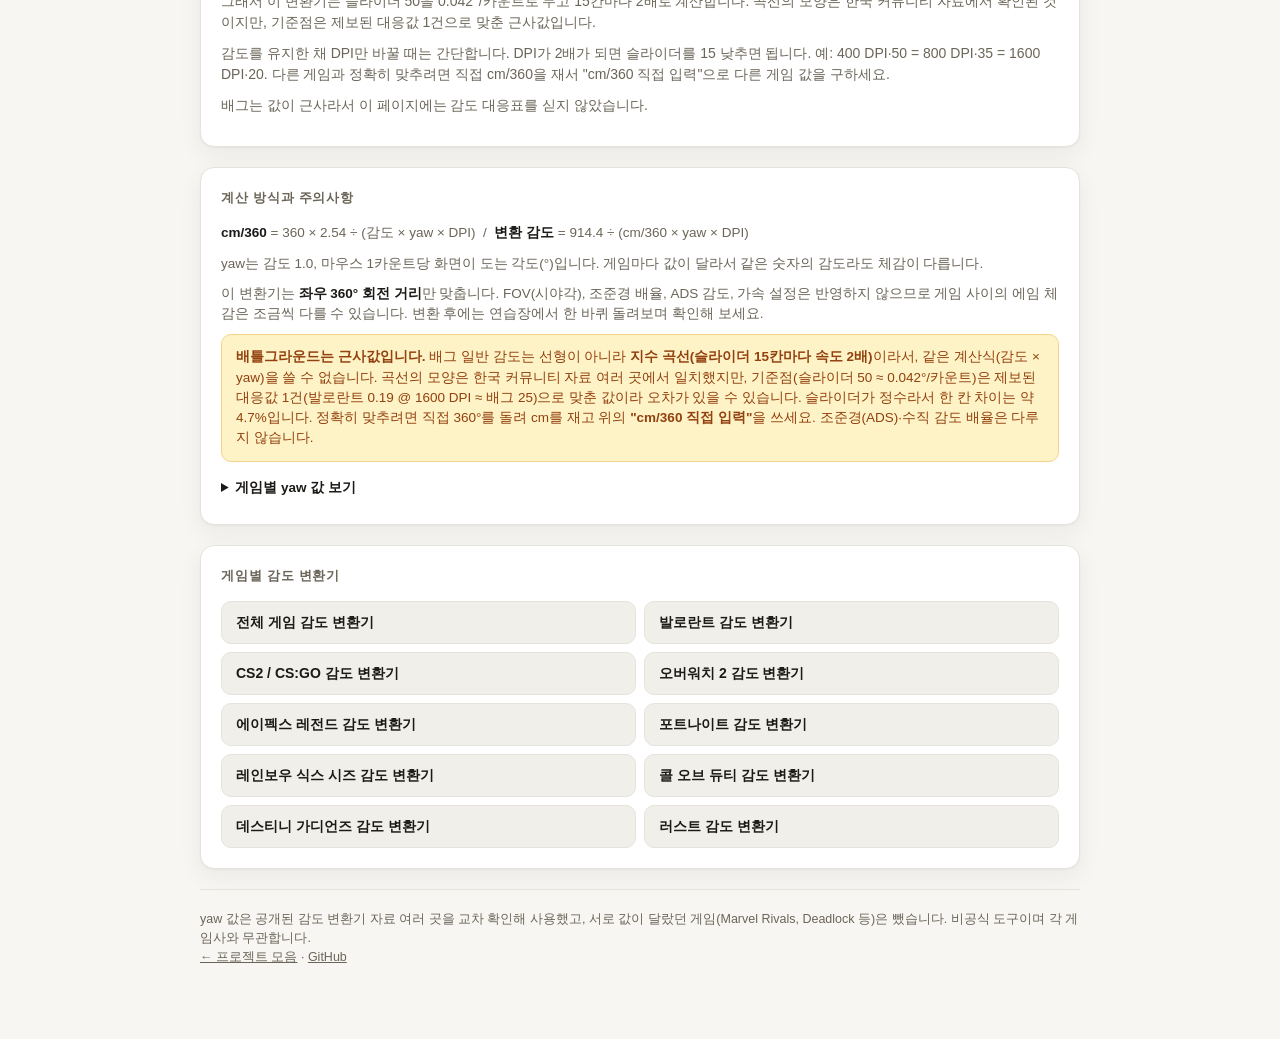
<file: pubg/index.html>
<!DOCTYPE html>
<html lang="ko">
<head>
<meta charset="utf-8">
<meta name="viewport" content="width=device-width, initial-scale=1">
<title>배그 감도 변환기 — 발로란트·CS2·오버워치 2 감도로 바로 변환</title>
<meta name="description" content="배틀그라운드 감도와 DPI를 입력하면 발로란트·CS2·오버워치 2·에이펙스 등의 같은 체감 감도를 cm/360 기준으로 계산합니다. 배그 일반 감도는 지수 곡선이라 별도 공식으로 계산합니다.">
<meta name="robots" content="index,follow,max-image-preview:large">
<meta name="theme-color" content="#b45309">
<link rel="canonical" href="https://sunlitkoreakorea.github.io/game-sens-converter/pubg/">
<meta property="og:type" content="website">
<meta property="og:site_name" content="게임별 마우스 감도 변환기">
<meta property="og:locale" content="ko_KR">
<meta property="og:title" content="배그 감도 변환기 — 발로란트·CS2·오버워치 2 감도로 바로 변환">
<meta property="og:description" content="배틀그라운드 감도와 DPI를 입력하면 발로란트·CS2·오버워치 2·에이펙스 등의 같은 체감 감도를 cm/360 기준으로 계산합니다. 배그 일반 감도는 지수 곡선이라 별도 공식으로 계산합니다.">
<meta property="og:url" content="https://sunlitkoreakorea.github.io/game-sens-converter/pubg/">
<meta property="og:image" content="https://sunlitkoreakorea.github.io/game-sens-converter/og.png">
<meta property="og:image:width" content="1200">
<meta property="og:image:height" content="630">
<meta property="og:image:alt" content="게임별 마우스 감도 변환기 — cm/360 기준 변환">
<meta name="twitter:card" content="summary_large_image">
<meta name="twitter:title" content="배그 감도 변환기 — 발로란트·CS2·오버워치 2 감도로 바로 변환">
<meta name="twitter:description" content="배틀그라운드 감도와 DPI를 입력하면 발로란트·CS2·오버워치 2·에이펙스 등의 같은 체감 감도를 cm/360 기준으로 계산합니다. 배그 일반 감도는 지수 곡선이라 별도 공식으로 계산합니다.">
<meta name="twitter:image" content="https://sunlitkoreakorea.github.io/game-sens-converter/og.png">
<link rel="icon" href="data:image/svg+xml,%3Csvg xmlns='http://www.w3.org/2000/svg' viewBox='0 0 32 32'%3E%3Ccircle cx='16' cy='16' r='11' fill='none' stroke='%23b45309' stroke-width='3'/%3E%3Cpath d='M16 2v8M16 22v8M2 16h8M22 16h8' stroke='%23b45309' stroke-width='3' stroke-linecap='round'/%3E%3C/svg%3E">
<link rel="stylesheet" href="../style.css">
<script type="application/ld+json">[{"@context":"https://schema.org","@type":"WebApplication","name":"배그 감도 변환기","url":"https://sunlitkoreakorea.github.io/game-sens-converter/pubg/","description":"배틀그라운드 감도와 DPI를 입력하면 발로란트·CS2·오버워치 2·에이펙스 등의 같은 체감 감도를 cm/360 기준으로 계산합니다. 배그 일반 감도는 지수 곡선이라 별도 공식으로 계산합니다.","applicationCategory":"UtilitiesApplication","operatingSystem":"Any","inLanguage":"ko","offers":{"@type":"Offer","price":"0","priceCurrency":"KRW"}},{"@context":"https://schema.org","@type":"BreadcrumbList","itemListElement":[{"@type":"ListItem","position":1,"name":"게임별 마우스 감도 변환기","item":"https://sunlitkoreakorea.github.io/game-sens-converter/"},{"@type":"ListItem","position":2,"name":"배그 감도 변환기","item":"https://sunlitkoreakorea.github.io/game-sens-converter/pubg/"}]}]</script>
</head>
<body data-game="pubg">
<div class="wrap">
  <header>
    <a class="eyebrow" href="../">Game Sens Converter</a>
    <h1>배그 감도 변환기</h1>
  </header>

  <section class="panel" aria-labelledby="h-input">
    <h2 id="h-input">내 설정</h2>

    <div class="seg" role="group" aria-label="입력 방식">
      <button type="button" id="mode-game" aria-pressed="true">게임 감도로 입력</button>
      <button type="button" id="mode-cm" aria-pressed="false">cm/360 직접 입력</button>
    </div>

    <div class="fields">
      <div class="field" id="f-game">
        <label for="game">게임</label>
        <select id="game"></select>
      </div>
      <div class="field" id="f-sens">
        <label for="sens" id="sens-label">감도</label>
        <input id="sens" type="text" inputmode="decimal" autocomplete="off" placeholder="예: 0.35">
      </div>
      <div class="field" id="f-cm" hidden>
        <label for="cm">360° 회전에 필요한 마우스 이동 거리 (cm)</label>
        <input id="cm" type="text" inputmode="decimal" autocomplete="off" placeholder="예: 33">
        <p class="hint">마우스패드에서 실제로 한 바퀴 돌 때 움직인 거리를 자로 재서 넣으면 됩니다.</p>
      </div>

      <div class="field">
        <label for="dpi">내 마우스 DPI <span class="lbl">(입력)</span></label>
        <input id="dpi" type="text" inputmode="numeric" autocomplete="off" placeholder="예: 800">
        <div class="chips" data-target="dpi" aria-label="DPI 빠른 선택">
          <button type="button" class="chip" data-v="400">400</button>
          <button type="button" class="chip" data-v="800">800</button>
          <button type="button" class="chip" data-v="1200">1200</button>
          <button type="button" class="chip" data-v="1600">1600</button>
          <button type="button" class="chip" data-v="3200">3200</button>
        </div>
      </div>
      <div class="field">
        <label for="tdpi">변환 후 DPI <span class="lbl">(비우면 입력 DPI와 동일)</span></label>
        <input id="tdpi" type="text" inputmode="numeric" autocomplete="off" placeholder="입력 DPI와 동일">
        <div class="chips" data-target="tdpi" aria-label="변환 후 DPI 빠른 선택">
          <button type="button" class="chip" data-v="">동일</button>
          <button type="button" class="chip" data-v="400">400</button>
          <button type="button" class="chip" data-v="800">800</button>
          <button type="button" class="chip" data-v="1600">1600</button>
        </div>
      </div>
    </div>
  </section>

  <section class="panel" aria-labelledby="h-sum">
    <h2 id="h-sum">내 감도 요약</h2>
    <div class="stats" aria-live="polite">
      <div class="stat"><div class="k">360° 회전 거리</div><div><span class="v" id="o-cm">—</span><span class="u">cm</span></div></div>
      <div class="stat"><div class="k">360° 회전 거리</div><div><span class="v" id="o-in">—</span><span class="u">inch</span></div></div>
      <div class="stat"><div class="k">eDPI (감도 × DPI)</div><div><span class="v" id="o-edpi">—</span></div></div>
    </div>
  </section>

  <section class="panel" aria-labelledby="h-out">
    <div class="panel-head">
      <h2 id="h-out">게임별 변환 결과 <span id="out-dpi" style="text-transform:none;letter-spacing:0;font-weight:600"></span></h2>
      <button type="button" class="copy" id="share" aria-label="현재 설정이 담긴 링크 복사">링크 복사</button>
    </div>
    <ul class="list" id="results" aria-live="polite"></ul>
  </section>

  <section class="panel about" aria-labelledby="h-about">
    <h2 id="h-about">배그 감도 정보</h2>
    <p>배틀그라운드의 일반 감도는 다른 게임과 달리 선형이 아닙니다. 슬라이더가 15칸 올라갈 때마다 회전 속도가 2배가 되는 지수 곡선이라서, 감도 숫자에 yaw를 곱하는 방식으로는 정확히 변환할 수 없습니다.</p>
    <p>그래서 이 변환기는 슬라이더 50을 0.042°/카운트로 두고 15칸마다 2배로 계산합니다. 곡선의 모양은 한국 커뮤니티 자료에서 확인된 것이지만, 기준점은 제보된 대응값 1건으로 맞춘 근사값입니다.</p>
    <p>감도를 유지한 채 DPI만 바꿀 때는 간단합니다. DPI가 2배가 되면 슬라이더를 15 낮추면 됩니다. 예: 400 DPI·50 = 800 DPI·35 = 1600 DPI·20. 다른 게임과 정확히 맞추려면 직접 cm/360을 재서 &quot;cm/360 직접 입력&quot;으로 다른 게임 값을 구하세요.</p>
    <p>배그는 값이 근사라서 이 페이지에는 감도 대응표를 싣지 않았습니다.</p>
  </section>
  <section class="panel" aria-labelledby="h-info">
    <h2 id="h-info">계산 방식과 주의사항</h2>
    <p class="note"><strong>cm/360</strong> = 360 × 2.54 ÷ (감도 × yaw × DPI) &nbsp;/&nbsp; <strong>변환 감도</strong> = 914.4 ÷ (cm/360 × yaw × DPI)</p>
    <p class="note">yaw는 감도 1.0, 마우스 1카운트당 화면이 도는 각도(°)입니다. 게임마다 값이 달라서 같은 숫자의 감도라도 체감이 다릅니다.</p>
    <p class="note">이 변환기는 <strong>좌우 360° 회전 거리</strong>만 맞춥니다. FOV(시야각), 조준경 배율, ADS 감도, 가속 설정은 반영하지 않으므로 게임 사이의 에임 체감은 조금씩 다를 수 있습니다. 변환 후에는 연습장에서 한 바퀴 돌려보며 확인해 보세요.</p>
    <div class="warnbox"><strong>배틀그라운드는 근사값입니다.</strong> 배그 일반 감도는 선형이 아니라 <strong>지수 곡선(슬라이더 15칸마다 속도 2배)</strong>이라서, 같은 계산식(감도 × yaw)을 쓸 수 없습니다. 곡선의 모양은 한국 커뮤니티 자료 여러 곳에서 일치했지만, 기준점(슬라이더 50 ≈ 0.042°/카운트)은 제보된 대응값 1건(발로란트 0.19 @ 1600 DPI ≈ 배그 25)으로 맞춘 값이라 오차가 있을 수 있습니다. 슬라이더가 정수라서 한 칸 차이는 약 4.7%입니다. 정확히 맞추려면 직접 360°를 돌려 cm를 재고 위의 <strong>"cm/360 직접 입력"</strong>을 쓰세요. 조준경(ADS)·수직 감도 배율은 다루지 않습니다.</div>
    <details>
      <summary>게임별 yaw 값 보기</summary>
      <table class="yaw">
        <thead><tr><th>게임</th><th>입력 단위</th><th>yaw</th></tr></thead>
        <tbody>
          <tr><td>발로란트</td><td>감도</td><td>0.07</td></tr>
          <tr><td>CS2 / CS:GO</td><td>감도</td><td>0.022</td></tr>
          <tr><td>오버워치 2</td><td>감도</td><td>0.0066</td></tr>
          <tr><td>배틀그라운드 (근사)</td><td>슬라이더 (지수)</td><td>50 = 0.042°, 15칸마다 ×2</td></tr>
          <tr><td>에이펙스 레전드</td><td>감도</td><td>0.022</td></tr>
          <tr><td>포트나이트</td><td>%</td><td>0.005555</td></tr>
          <tr><td>레인보우 식스 시즈</td><td>감도</td><td>0.00572957795</td></tr>
          <tr><td>콜 오브 듀티</td><td>감도</td><td>0.0066</td></tr>
          <tr><td>데스티니 가디언즈</td><td>감도</td><td>0.0066</td></tr>
          <tr><td>러스트</td><td>감도</td><td>0.1125</td></tr>
        </tbody>
      </table>
    </details>
  </section>

  <section class="panel" aria-labelledby="h-links">
    <h2 id="h-links">게임별 감도 변환기</h2>
    <ul class="links"><li><a href="../">전체 게임 감도 변환기</a></li><li><a href="../valorant/">발로란트 감도 변환기</a></li><li><a href="../cs2/">CS2 / CS:GO 감도 변환기</a></li><li><a href="../overwatch-2/">오버워치 2 감도 변환기</a></li><li><a href="../apex-legends/">에이펙스 레전드 감도 변환기</a></li><li><a href="../fortnite/">포트나이트 감도 변환기</a></li><li><a href="../rainbow-six-siege/">레인보우 식스 시즈 감도 변환기</a></li><li><a href="../call-of-duty/">콜 오브 듀티 감도 변환기</a></li><li><a href="../destiny-2/">데스티니 가디언즈 감도 변환기</a></li><li><a href="../rust/">러스트 감도 변환기</a></li></ul>
  </section>
  <footer>
    yaw 값은 공개된 감도 변환기 자료 여러 곳을 교차 확인해 사용했고, 서로 값이 달랐던 게임(Marvel Rivals, Deadlock 등)은 뺐습니다. 비공식 도구이며 각 게임사와 무관합니다.<br>
    <a href="https://sunlitkoreakorea.github.io/">← 프로젝트 모음</a> · <a href="https://github.com/Sunlitkoreakorea/game-sens-converter">GitHub</a>
  </footer>
</div>

<script>window.__GAMES=[{"id":"valorant","slug":"valorant","name":"발로란트","short":"발로란트","en":"VALORANT","yaw":0.07,"dec":3,"unit":"","defaultSens":0.35,"typical":[0.2,0.25,0.3,0.35,0.4,0.45,0.5,0.6]},{"id":"cs2","slug":"cs2","name":"CS2 / CS:GO","short":"CS2","en":"카운터 스트라이크","yaw":0.022,"dec":3,"unit":"","defaultSens":1.2,"typical":[0.8,1,1.2,1.5,1.8,2,2.5,3]},{"id":"ow2","slug":"overwatch-2","name":"오버워치 2","short":"오버워치 2","en":"Overwatch 2","yaw":0.0066,"dec":2,"unit":"","defaultSens":5,"typical":[3,4,5,6,7,8,10,12]},{"id":"pubg","slug":"pubg","name":"배틀그라운드","short":"배그","en":"PUBG · 일반 감도 (정수, 한 칸 ≈ 4.7%)","curve":"exp15","base":0.042,"baseSens":50,"range":[1,100],"dec":0,"unit":"","approx":true,"defaultSens":50},{"id":"apex","slug":"apex-legends","name":"에이펙스 레전드","short":"에이펙스","en":"Apex Legends","yaw":0.022,"dec":3,"unit":"","defaultSens":1.5,"typical":[0.8,1,1.2,1.5,1.8,2,2.5,3]},{"id":"fortnite","slug":"fortnite","name":"포트나이트","short":"포트나이트","en":"Fortnite · X/Y 감도","yaw":0.005555,"dec":2,"unit":"%","defaultSens":6.5,"typical":[4,5,6,7,8,10,12]},{"id":"r6","slug":"rainbow-six-siege","name":"레인보우 식스 시즈","short":"레식","en":"Rainbow Six Siege","yaw":0.00572957795,"dec":2,"unit":"","defaultSens":10,"typical":[5,6,8,10,12,15,20]},{"id":"cod","slug":"call-of-duty","name":"콜 오브 듀티","short":"CoD","en":"MW3 · Warzone · BO6","yaw":0.0066,"dec":2,"unit":"","defaultSens":6,"typical":[3,4,5,6,7,8,10,12]},{"id":"destiny2","slug":"destiny-2","name":"데스티니 가디언즈","short":"데스티니 2","en":"Destiny 2","yaw":0.0066,"dec":2,"unit":"","defaultSens":6,"typical":[3,4,5,6,7,8,10,12]},{"id":"rust","slug":"rust","name":"러스트","short":"러스트","en":"Rust","yaw":0.1125,"dec":3,"unit":"","defaultSens":0.5,"typical":[0.2,0.3,0.4,0.5,0.6,0.8,1]}];</script>
<script src="../app.js"></script>
</body>
</html>
</file>
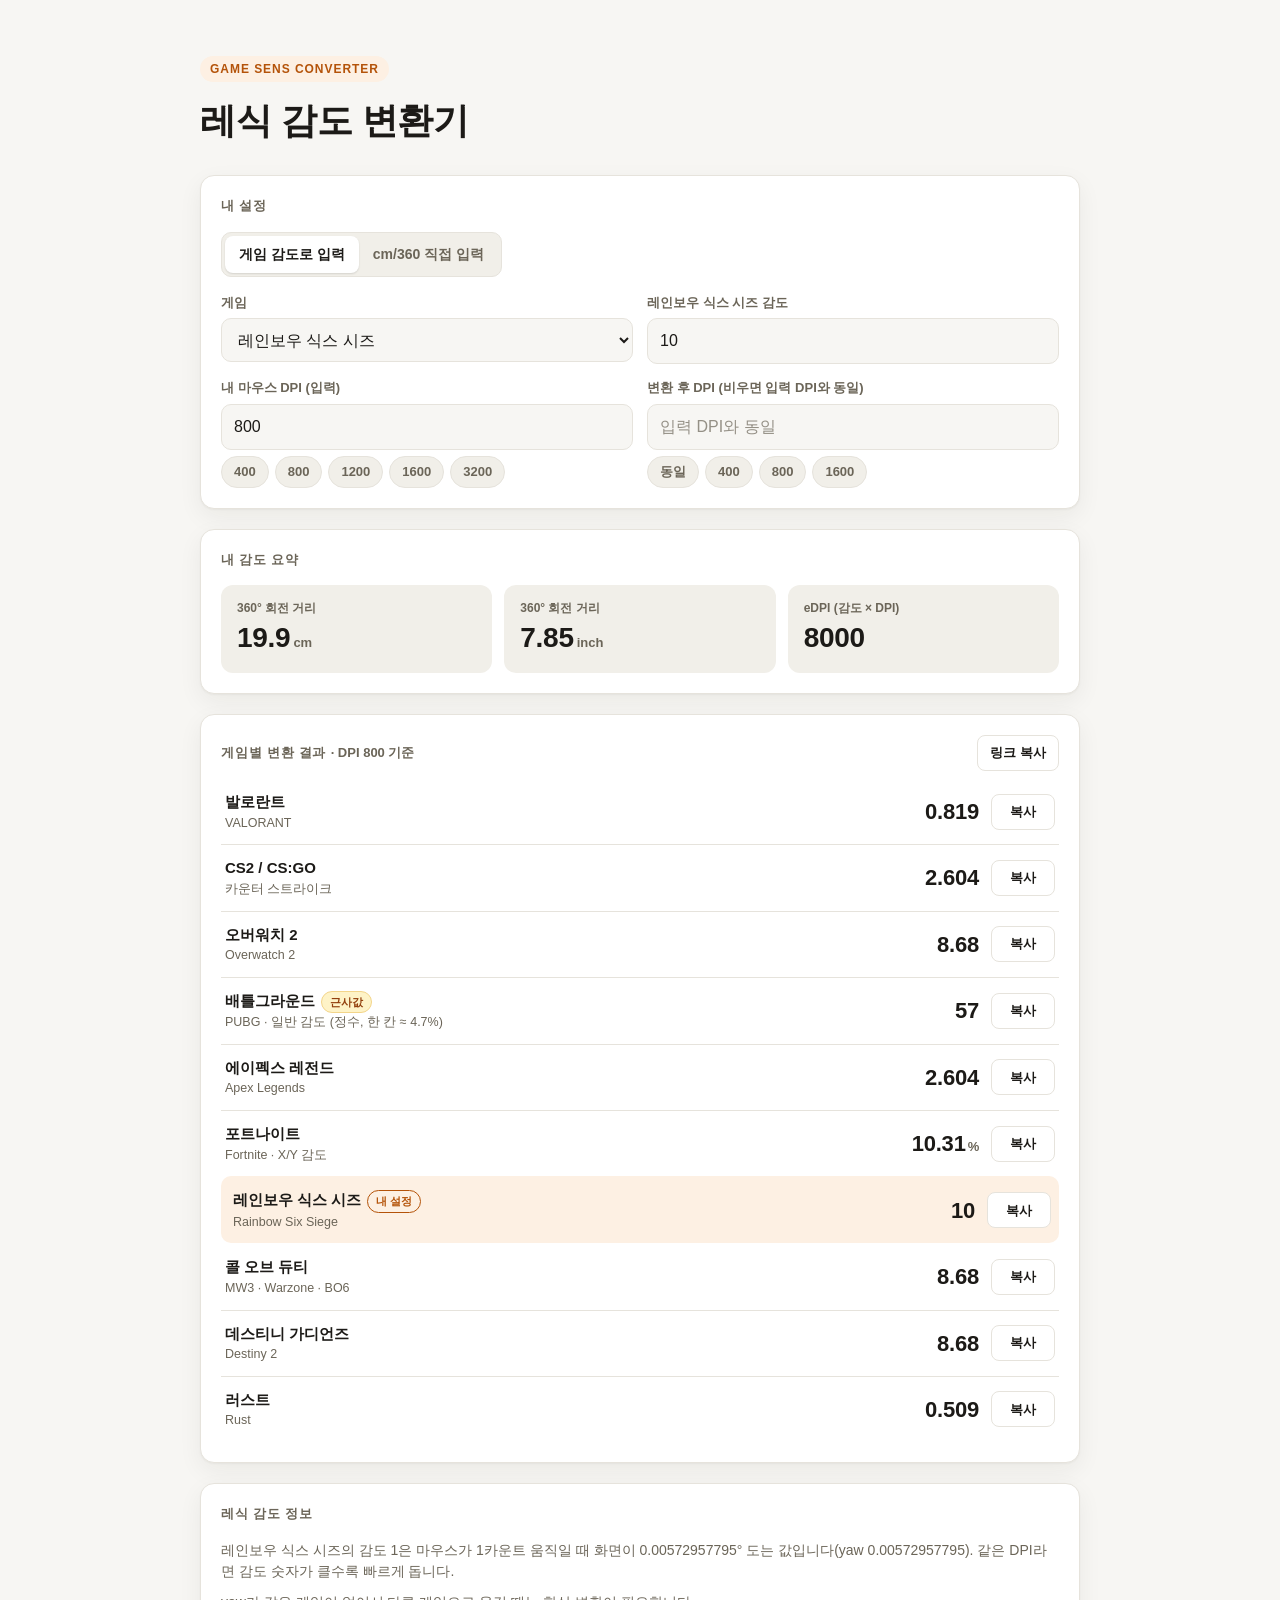
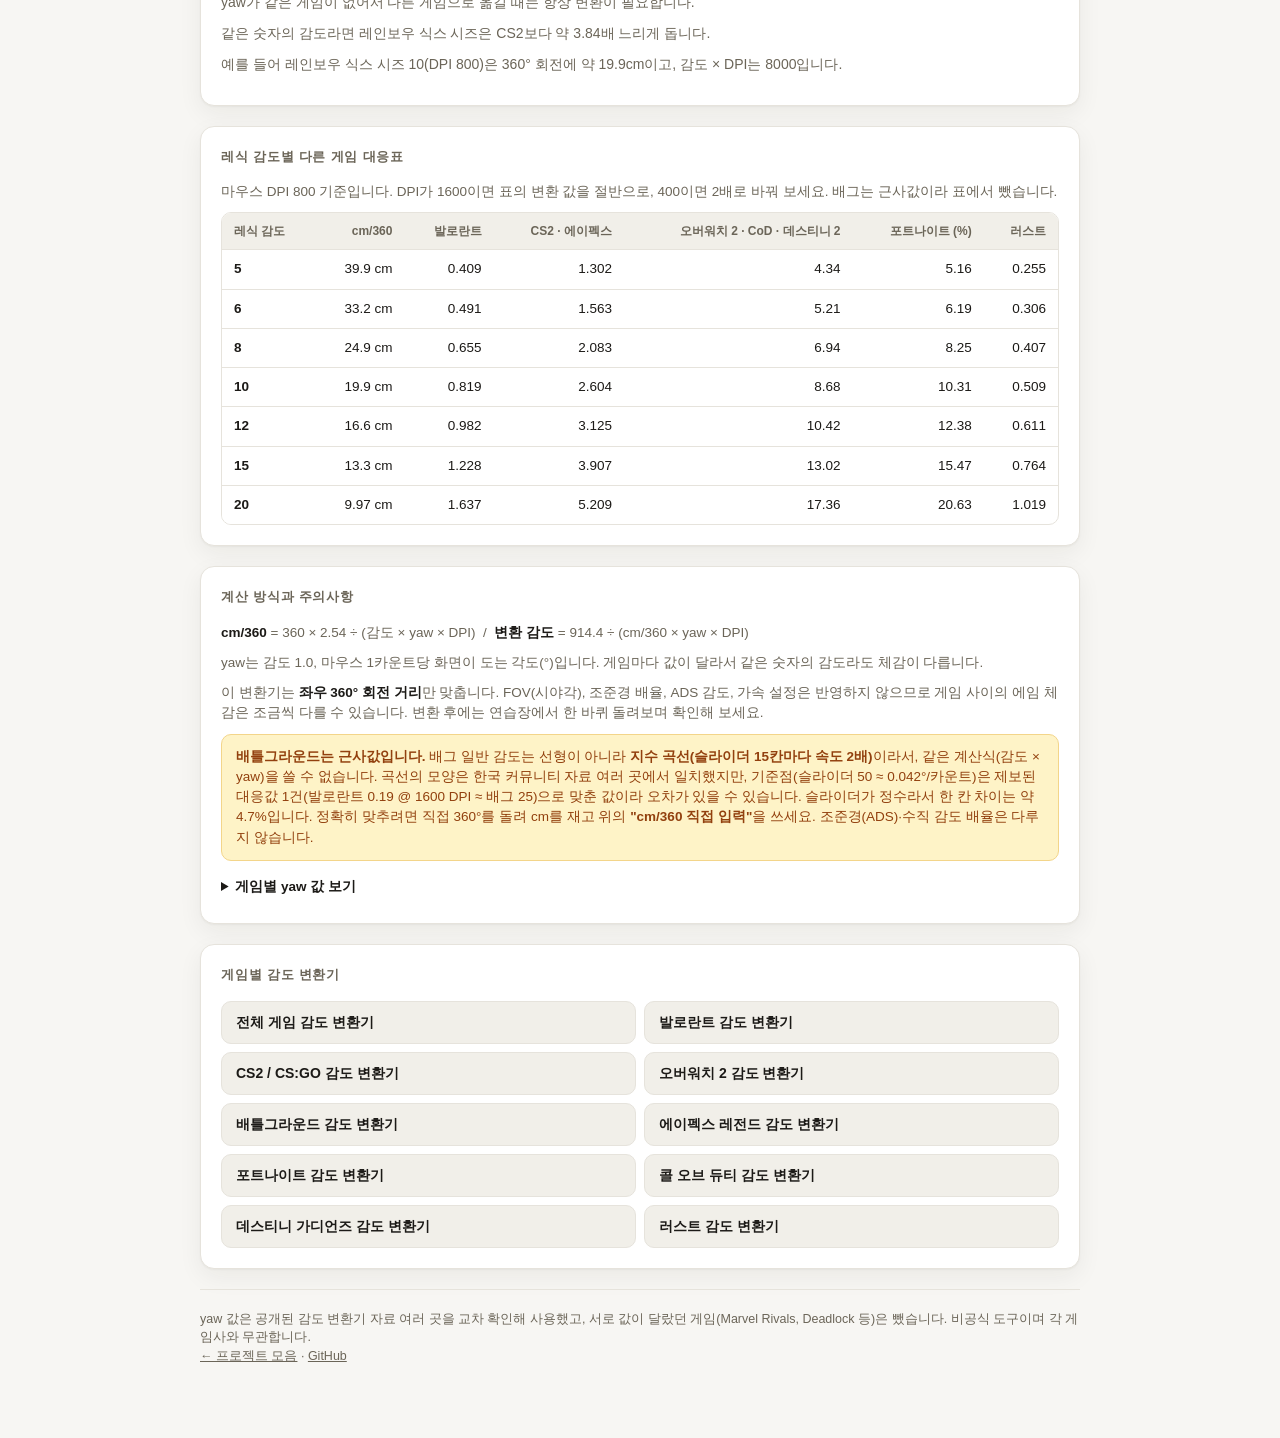
<file: rainbow-six-siege/index.html>
<!DOCTYPE html>
<html lang="ko">
<head>
<meta charset="utf-8">
<meta name="viewport" content="width=device-width, initial-scale=1">
<title>레식 감도 변환기 — 발로란트·CS2·오버워치 2 감도로 바로 변환</title>
<meta name="description" content="레인보우 식스 시즈 감도와 DPI를 입력하면 발로란트·CS2·오버워치 2·배그 등의 같은 체감 감도를 cm/360 기준으로 계산합니다. 레인보우 식스 시즈의 yaw는 0.00572957795이며 감도별 대응표도 제공합니다.">
<meta name="robots" content="index,follow,max-image-preview:large">
<meta name="theme-color" content="#b45309">
<link rel="canonical" href="https://sunlitkoreakorea.github.io/game-sens-converter/rainbow-six-siege/">
<meta property="og:type" content="website">
<meta property="og:site_name" content="게임별 마우스 감도 변환기">
<meta property="og:locale" content="ko_KR">
<meta property="og:title" content="레식 감도 변환기 — 발로란트·CS2·오버워치 2 감도로 바로 변환">
<meta property="og:description" content="레인보우 식스 시즈 감도와 DPI를 입력하면 발로란트·CS2·오버워치 2·배그 등의 같은 체감 감도를 cm/360 기준으로 계산합니다. 레인보우 식스 시즈의 yaw는 0.00572957795이며 감도별 대응표도 제공합니다.">
<meta property="og:url" content="https://sunlitkoreakorea.github.io/game-sens-converter/rainbow-six-siege/">
<meta property="og:image" content="https://sunlitkoreakorea.github.io/game-sens-converter/og.png">
<meta property="og:image:width" content="1200">
<meta property="og:image:height" content="630">
<meta property="og:image:alt" content="게임별 마우스 감도 변환기 — cm/360 기준 변환">
<meta name="twitter:card" content="summary_large_image">
<meta name="twitter:title" content="레식 감도 변환기 — 발로란트·CS2·오버워치 2 감도로 바로 변환">
<meta name="twitter:description" content="레인보우 식스 시즈 감도와 DPI를 입력하면 발로란트·CS2·오버워치 2·배그 등의 같은 체감 감도를 cm/360 기준으로 계산합니다. 레인보우 식스 시즈의 yaw는 0.00572957795이며 감도별 대응표도 제공합니다.">
<meta name="twitter:image" content="https://sunlitkoreakorea.github.io/game-sens-converter/og.png">
<link rel="icon" href="data:image/svg+xml,%3Csvg xmlns='http://www.w3.org/2000/svg' viewBox='0 0 32 32'%3E%3Ccircle cx='16' cy='16' r='11' fill='none' stroke='%23b45309' stroke-width='3'/%3E%3Cpath d='M16 2v8M16 22v8M2 16h8M22 16h8' stroke='%23b45309' stroke-width='3' stroke-linecap='round'/%3E%3C/svg%3E">
<link rel="stylesheet" href="../style.css">
<script type="application/ld+json">[{"@context":"https://schema.org","@type":"WebApplication","name":"레식 감도 변환기","url":"https://sunlitkoreakorea.github.io/game-sens-converter/rainbow-six-siege/","description":"레인보우 식스 시즈 감도와 DPI를 입력하면 발로란트·CS2·오버워치 2·배그 등의 같은 체감 감도를 cm/360 기준으로 계산합니다. 레인보우 식스 시즈의 yaw는 0.00572957795이며 감도별 대응표도 제공합니다.","applicationCategory":"UtilitiesApplication","operatingSystem":"Any","inLanguage":"ko","offers":{"@type":"Offer","price":"0","priceCurrency":"KRW"}},{"@context":"https://schema.org","@type":"BreadcrumbList","itemListElement":[{"@type":"ListItem","position":1,"name":"게임별 마우스 감도 변환기","item":"https://sunlitkoreakorea.github.io/game-sens-converter/"},{"@type":"ListItem","position":2,"name":"레식 감도 변환기","item":"https://sunlitkoreakorea.github.io/game-sens-converter/rainbow-six-siege/"}]}]</script>
</head>
<body data-game="r6">
<div class="wrap">
  <header>
    <a class="eyebrow" href="../">Game Sens Converter</a>
    <h1>레식 감도 변환기</h1>
  </header>

  <section class="panel" aria-labelledby="h-input">
    <h2 id="h-input">내 설정</h2>

    <div class="seg" role="group" aria-label="입력 방식">
      <button type="button" id="mode-game" aria-pressed="true">게임 감도로 입력</button>
      <button type="button" id="mode-cm" aria-pressed="false">cm/360 직접 입력</button>
    </div>

    <div class="fields">
      <div class="field" id="f-game">
        <label for="game">게임</label>
        <select id="game"></select>
      </div>
      <div class="field" id="f-sens">
        <label for="sens" id="sens-label">감도</label>
        <input id="sens" type="text" inputmode="decimal" autocomplete="off" placeholder="예: 0.35">
      </div>
      <div class="field" id="f-cm" hidden>
        <label for="cm">360° 회전에 필요한 마우스 이동 거리 (cm)</label>
        <input id="cm" type="text" inputmode="decimal" autocomplete="off" placeholder="예: 33">
        <p class="hint">마우스패드에서 실제로 한 바퀴 돌 때 움직인 거리를 자로 재서 넣으면 됩니다.</p>
      </div>

      <div class="field">
        <label for="dpi">내 마우스 DPI <span class="lbl">(입력)</span></label>
        <input id="dpi" type="text" inputmode="numeric" autocomplete="off" placeholder="예: 800">
        <div class="chips" data-target="dpi" aria-label="DPI 빠른 선택">
          <button type="button" class="chip" data-v="400">400</button>
          <button type="button" class="chip" data-v="800">800</button>
          <button type="button" class="chip" data-v="1200">1200</button>
          <button type="button" class="chip" data-v="1600">1600</button>
          <button type="button" class="chip" data-v="3200">3200</button>
        </div>
      </div>
      <div class="field">
        <label for="tdpi">변환 후 DPI <span class="lbl">(비우면 입력 DPI와 동일)</span></label>
        <input id="tdpi" type="text" inputmode="numeric" autocomplete="off" placeholder="입력 DPI와 동일">
        <div class="chips" data-target="tdpi" aria-label="변환 후 DPI 빠른 선택">
          <button type="button" class="chip" data-v="">동일</button>
          <button type="button" class="chip" data-v="400">400</button>
          <button type="button" class="chip" data-v="800">800</button>
          <button type="button" class="chip" data-v="1600">1600</button>
        </div>
      </div>
    </div>
  </section>

  <section class="panel" aria-labelledby="h-sum">
    <h2 id="h-sum">내 감도 요약</h2>
    <div class="stats" aria-live="polite">
      <div class="stat"><div class="k">360° 회전 거리</div><div><span class="v" id="o-cm">—</span><span class="u">cm</span></div></div>
      <div class="stat"><div class="k">360° 회전 거리</div><div><span class="v" id="o-in">—</span><span class="u">inch</span></div></div>
      <div class="stat"><div class="k">eDPI (감도 × DPI)</div><div><span class="v" id="o-edpi">—</span></div></div>
    </div>
  </section>

  <section class="panel" aria-labelledby="h-out">
    <div class="panel-head">
      <h2 id="h-out">게임별 변환 결과 <span id="out-dpi" style="text-transform:none;letter-spacing:0;font-weight:600"></span></h2>
      <button type="button" class="copy" id="share" aria-label="현재 설정이 담긴 링크 복사">링크 복사</button>
    </div>
    <ul class="list" id="results" aria-live="polite"></ul>
  </section>

  <section class="panel about" aria-labelledby="h-about">
    <h2 id="h-about">레식 감도 정보</h2>
    <p>레인보우 식스 시즈의 감도 1은 마우스가 1카운트 움직일 때 화면이 0.00572957795° 도는 값입니다(yaw 0.00572957795). 같은 DPI라면 감도 숫자가 클수록 빠르게 돕니다.</p>
    <p>yaw가 같은 게임이 없어서 다른 게임으로 옮길 때는 항상 변환이 필요합니다.</p>
    <p>같은 숫자의 감도라면 레인보우 식스 시즈은 CS2보다 약 3.84배 느리게 돕니다.</p>
    <p>예를 들어 레인보우 식스 시즈 10(DPI 800)은 360° 회전에 약 19.9cm이고, 감도 × DPI는 8000입니다.</p>
  </section>
  <section class="panel" aria-labelledby="h-table">
    <h2 id="h-table">레식 감도별 다른 게임 대응표</h2>
    <p class="note">마우스 DPI 800 기준입니다. DPI가 1600이면 표의 변환 값을 절반으로, 400이면 2배로 바꿔 보세요. 배그는 근사값이라 표에서 뺐습니다.</p>
    <div class="tablewrap" tabindex="0" role="region" aria-label="레식 감도별 다른 게임 대응표 (DPI 800 기준)"><table class="data"><thead><tr><th scope="col">레식 감도</th><th scope="col">cm/360</th><th scope="col">발로란트</th><th scope="col">CS2 · 에이펙스</th><th scope="col">오버워치 2 · CoD · 데스티니 2</th><th scope="col">포트나이트 (%)</th><th scope="col">러스트</th></tr></thead><tbody><tr><th scope="row">5</th><td>39.9 cm</td><td>0.409</td><td>1.302</td><td>4.34</td><td>5.16</td><td>0.255</td></tr><tr><th scope="row">6</th><td>33.2 cm</td><td>0.491</td><td>1.563</td><td>5.21</td><td>6.19</td><td>0.306</td></tr><tr><th scope="row">8</th><td>24.9 cm</td><td>0.655</td><td>2.083</td><td>6.94</td><td>8.25</td><td>0.407</td></tr><tr><th scope="row">10</th><td>19.9 cm</td><td>0.819</td><td>2.604</td><td>8.68</td><td>10.31</td><td>0.509</td></tr><tr><th scope="row">12</th><td>16.6 cm</td><td>0.982</td><td>3.125</td><td>10.42</td><td>12.38</td><td>0.611</td></tr><tr><th scope="row">15</th><td>13.3 cm</td><td>1.228</td><td>3.907</td><td>13.02</td><td>15.47</td><td>0.764</td></tr><tr><th scope="row">20</th><td>9.97 cm</td><td>1.637</td><td>5.209</td><td>17.36</td><td>20.63</td><td>1.019</td></tr></tbody></table></div>
  </section>
  <section class="panel" aria-labelledby="h-info">
    <h2 id="h-info">계산 방식과 주의사항</h2>
    <p class="note"><strong>cm/360</strong> = 360 × 2.54 ÷ (감도 × yaw × DPI) &nbsp;/&nbsp; <strong>변환 감도</strong> = 914.4 ÷ (cm/360 × yaw × DPI)</p>
    <p class="note">yaw는 감도 1.0, 마우스 1카운트당 화면이 도는 각도(°)입니다. 게임마다 값이 달라서 같은 숫자의 감도라도 체감이 다릅니다.</p>
    <p class="note">이 변환기는 <strong>좌우 360° 회전 거리</strong>만 맞춥니다. FOV(시야각), 조준경 배율, ADS 감도, 가속 설정은 반영하지 않으므로 게임 사이의 에임 체감은 조금씩 다를 수 있습니다. 변환 후에는 연습장에서 한 바퀴 돌려보며 확인해 보세요.</p>
    <div class="warnbox"><strong>배틀그라운드는 근사값입니다.</strong> 배그 일반 감도는 선형이 아니라 <strong>지수 곡선(슬라이더 15칸마다 속도 2배)</strong>이라서, 같은 계산식(감도 × yaw)을 쓸 수 없습니다. 곡선의 모양은 한국 커뮤니티 자료 여러 곳에서 일치했지만, 기준점(슬라이더 50 ≈ 0.042°/카운트)은 제보된 대응값 1건(발로란트 0.19 @ 1600 DPI ≈ 배그 25)으로 맞춘 값이라 오차가 있을 수 있습니다. 슬라이더가 정수라서 한 칸 차이는 약 4.7%입니다. 정확히 맞추려면 직접 360°를 돌려 cm를 재고 위의 <strong>"cm/360 직접 입력"</strong>을 쓰세요. 조준경(ADS)·수직 감도 배율은 다루지 않습니다.</div>
    <details>
      <summary>게임별 yaw 값 보기</summary>
      <table class="yaw">
        <thead><tr><th>게임</th><th>입력 단위</th><th>yaw</th></tr></thead>
        <tbody>
          <tr><td>발로란트</td><td>감도</td><td>0.07</td></tr>
          <tr><td>CS2 / CS:GO</td><td>감도</td><td>0.022</td></tr>
          <tr><td>오버워치 2</td><td>감도</td><td>0.0066</td></tr>
          <tr><td>배틀그라운드 (근사)</td><td>슬라이더 (지수)</td><td>50 = 0.042°, 15칸마다 ×2</td></tr>
          <tr><td>에이펙스 레전드</td><td>감도</td><td>0.022</td></tr>
          <tr><td>포트나이트</td><td>%</td><td>0.005555</td></tr>
          <tr><td>레인보우 식스 시즈</td><td>감도</td><td>0.00572957795</td></tr>
          <tr><td>콜 오브 듀티</td><td>감도</td><td>0.0066</td></tr>
          <tr><td>데스티니 가디언즈</td><td>감도</td><td>0.0066</td></tr>
          <tr><td>러스트</td><td>감도</td><td>0.1125</td></tr>
        </tbody>
      </table>
    </details>
  </section>

  <section class="panel" aria-labelledby="h-links">
    <h2 id="h-links">게임별 감도 변환기</h2>
    <ul class="links"><li><a href="../">전체 게임 감도 변환기</a></li><li><a href="../valorant/">발로란트 감도 변환기</a></li><li><a href="../cs2/">CS2 / CS:GO 감도 변환기</a></li><li><a href="../overwatch-2/">오버워치 2 감도 변환기</a></li><li><a href="../pubg/">배틀그라운드 감도 변환기</a></li><li><a href="../apex-legends/">에이펙스 레전드 감도 변환기</a></li><li><a href="../fortnite/">포트나이트 감도 변환기</a></li><li><a href="../call-of-duty/">콜 오브 듀티 감도 변환기</a></li><li><a href="../destiny-2/">데스티니 가디언즈 감도 변환기</a></li><li><a href="../rust/">러스트 감도 변환기</a></li></ul>
  </section>
  <footer>
    yaw 값은 공개된 감도 변환기 자료 여러 곳을 교차 확인해 사용했고, 서로 값이 달랐던 게임(Marvel Rivals, Deadlock 등)은 뺐습니다. 비공식 도구이며 각 게임사와 무관합니다.<br>
    <a href="https://sunlitkoreakorea.github.io/">← 프로젝트 모음</a> · <a href="https://github.com/Sunlitkoreakorea/game-sens-converter">GitHub</a>
  </footer>
</div>

<script>window.__GAMES=[{"id":"valorant","slug":"valorant","name":"발로란트","short":"발로란트","en":"VALORANT","yaw":0.07,"dec":3,"unit":"","defaultSens":0.35,"typical":[0.2,0.25,0.3,0.35,0.4,0.45,0.5,0.6]},{"id":"cs2","slug":"cs2","name":"CS2 / CS:GO","short":"CS2","en":"카운터 스트라이크","yaw":0.022,"dec":3,"unit":"","defaultSens":1.2,"typical":[0.8,1,1.2,1.5,1.8,2,2.5,3]},{"id":"ow2","slug":"overwatch-2","name":"오버워치 2","short":"오버워치 2","en":"Overwatch 2","yaw":0.0066,"dec":2,"unit":"","defaultSens":5,"typical":[3,4,5,6,7,8,10,12]},{"id":"pubg","slug":"pubg","name":"배틀그라운드","short":"배그","en":"PUBG · 일반 감도 (정수, 한 칸 ≈ 4.7%)","curve":"exp15","base":0.042,"baseSens":50,"range":[1,100],"dec":0,"unit":"","approx":true,"defaultSens":50},{"id":"apex","slug":"apex-legends","name":"에이펙스 레전드","short":"에이펙스","en":"Apex Legends","yaw":0.022,"dec":3,"unit":"","defaultSens":1.5,"typical":[0.8,1,1.2,1.5,1.8,2,2.5,3]},{"id":"fortnite","slug":"fortnite","name":"포트나이트","short":"포트나이트","en":"Fortnite · X/Y 감도","yaw":0.005555,"dec":2,"unit":"%","defaultSens":6.5,"typical":[4,5,6,7,8,10,12]},{"id":"r6","slug":"rainbow-six-siege","name":"레인보우 식스 시즈","short":"레식","en":"Rainbow Six Siege","yaw":0.00572957795,"dec":2,"unit":"","defaultSens":10,"typical":[5,6,8,10,12,15,20]},{"id":"cod","slug":"call-of-duty","name":"콜 오브 듀티","short":"CoD","en":"MW3 · Warzone · BO6","yaw":0.0066,"dec":2,"unit":"","defaultSens":6,"typical":[3,4,5,6,7,8,10,12]},{"id":"destiny2","slug":"destiny-2","name":"데스티니 가디언즈","short":"데스티니 2","en":"Destiny 2","yaw":0.0066,"dec":2,"unit":"","defaultSens":6,"typical":[3,4,5,6,7,8,10,12]},{"id":"rust","slug":"rust","name":"러스트","short":"러스트","en":"Rust","yaw":0.1125,"dec":3,"unit":"","defaultSens":0.5,"typical":[0.2,0.3,0.4,0.5,0.6,0.8,1]}];</script>
<script src="../app.js"></script>
</body>
</html>
</file>
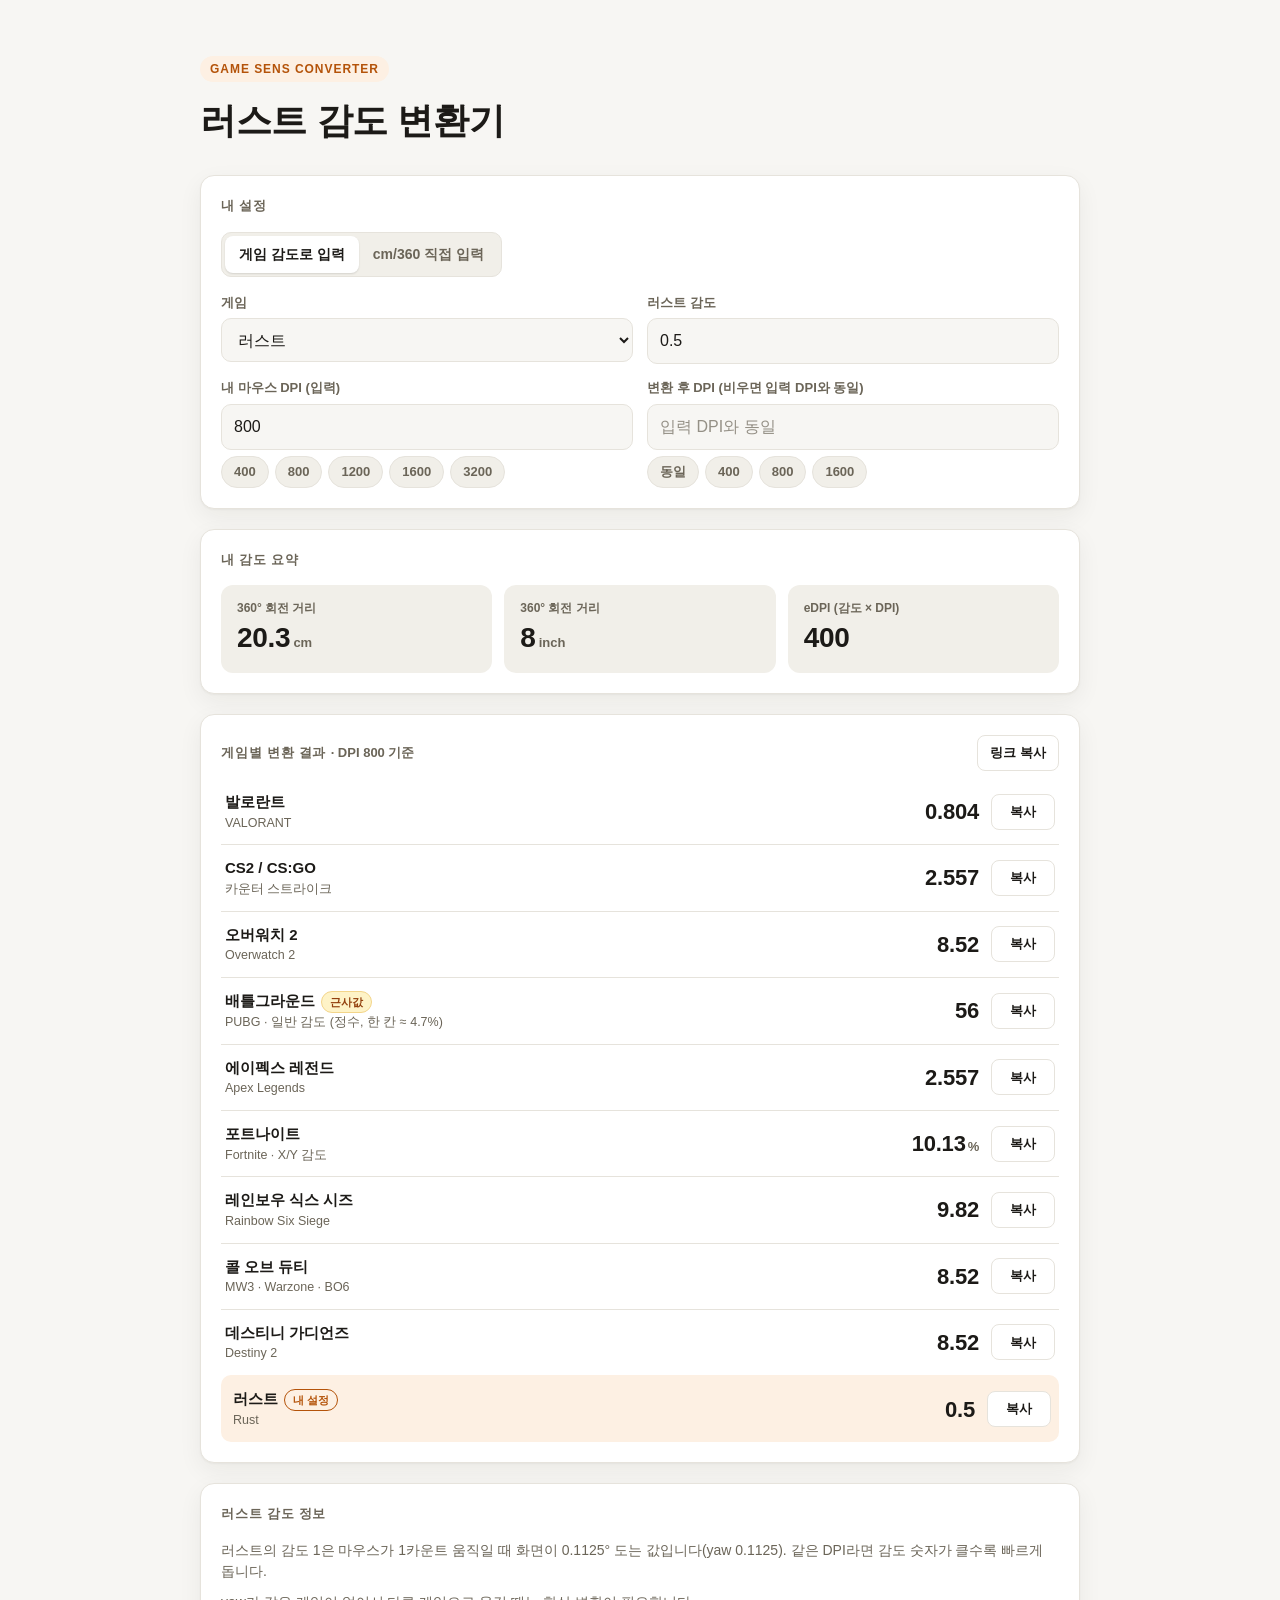
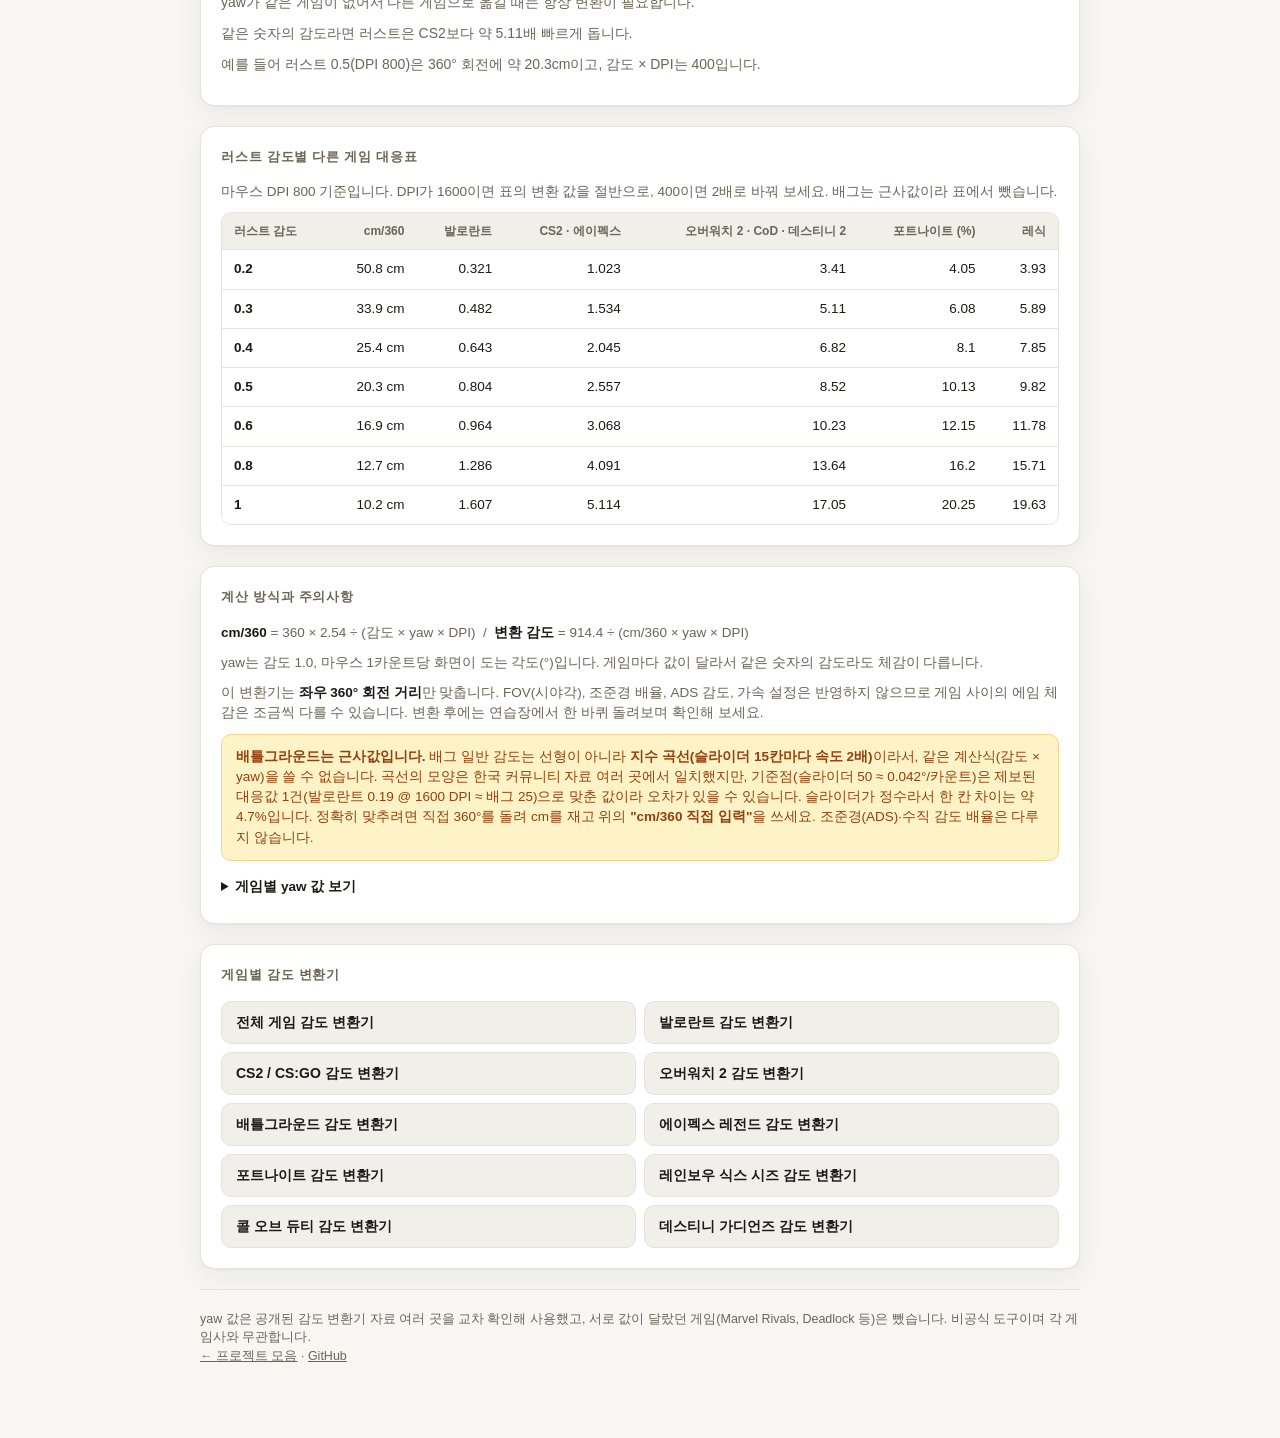
<file: rust/index.html>
<!DOCTYPE html>
<html lang="ko">
<head>
<meta charset="utf-8">
<meta name="viewport" content="width=device-width, initial-scale=1">
<title>러스트 감도 변환기 — 발로란트·CS2·오버워치 2 감도로 바로 변환</title>
<meta name="description" content="러스트 감도와 DPI를 입력하면 발로란트·CS2·오버워치 2·배그 등의 같은 체감 감도를 cm/360 기준으로 계산합니다. 러스트의 yaw는 0.1125이며 감도별 대응표도 제공합니다.">
<meta name="robots" content="index,follow,max-image-preview:large">
<meta name="theme-color" content="#b45309">
<link rel="canonical" href="https://sunlitkoreakorea.github.io/game-sens-converter/rust/">
<meta property="og:type" content="website">
<meta property="og:site_name" content="게임별 마우스 감도 변환기">
<meta property="og:locale" content="ko_KR">
<meta property="og:title" content="러스트 감도 변환기 — 발로란트·CS2·오버워치 2 감도로 바로 변환">
<meta property="og:description" content="러스트 감도와 DPI를 입력하면 발로란트·CS2·오버워치 2·배그 등의 같은 체감 감도를 cm/360 기준으로 계산합니다. 러스트의 yaw는 0.1125이며 감도별 대응표도 제공합니다.">
<meta property="og:url" content="https://sunlitkoreakorea.github.io/game-sens-converter/rust/">
<meta property="og:image" content="https://sunlitkoreakorea.github.io/game-sens-converter/og.png">
<meta property="og:image:width" content="1200">
<meta property="og:image:height" content="630">
<meta property="og:image:alt" content="게임별 마우스 감도 변환기 — cm/360 기준 변환">
<meta name="twitter:card" content="summary_large_image">
<meta name="twitter:title" content="러스트 감도 변환기 — 발로란트·CS2·오버워치 2 감도로 바로 변환">
<meta name="twitter:description" content="러스트 감도와 DPI를 입력하면 발로란트·CS2·오버워치 2·배그 등의 같은 체감 감도를 cm/360 기준으로 계산합니다. 러스트의 yaw는 0.1125이며 감도별 대응표도 제공합니다.">
<meta name="twitter:image" content="https://sunlitkoreakorea.github.io/game-sens-converter/og.png">
<link rel="icon" href="data:image/svg+xml,%3Csvg xmlns='http://www.w3.org/2000/svg' viewBox='0 0 32 32'%3E%3Ccircle cx='16' cy='16' r='11' fill='none' stroke='%23b45309' stroke-width='3'/%3E%3Cpath d='M16 2v8M16 22v8M2 16h8M22 16h8' stroke='%23b45309' stroke-width='3' stroke-linecap='round'/%3E%3C/svg%3E">
<link rel="stylesheet" href="../style.css">
<script type="application/ld+json">[{"@context":"https://schema.org","@type":"WebApplication","name":"러스트 감도 변환기","url":"https://sunlitkoreakorea.github.io/game-sens-converter/rust/","description":"러스트 감도와 DPI를 입력하면 발로란트·CS2·오버워치 2·배그 등의 같은 체감 감도를 cm/360 기준으로 계산합니다. 러스트의 yaw는 0.1125이며 감도별 대응표도 제공합니다.","applicationCategory":"UtilitiesApplication","operatingSystem":"Any","inLanguage":"ko","offers":{"@type":"Offer","price":"0","priceCurrency":"KRW"}},{"@context":"https://schema.org","@type":"BreadcrumbList","itemListElement":[{"@type":"ListItem","position":1,"name":"게임별 마우스 감도 변환기","item":"https://sunlitkoreakorea.github.io/game-sens-converter/"},{"@type":"ListItem","position":2,"name":"러스트 감도 변환기","item":"https://sunlitkoreakorea.github.io/game-sens-converter/rust/"}]}]</script>
</head>
<body data-game="rust">
<div class="wrap">
  <header>
    <a class="eyebrow" href="../">Game Sens Converter</a>
    <h1>러스트 감도 변환기</h1>
  </header>

  <section class="panel" aria-labelledby="h-input">
    <h2 id="h-input">내 설정</h2>

    <div class="seg" role="group" aria-label="입력 방식">
      <button type="button" id="mode-game" aria-pressed="true">게임 감도로 입력</button>
      <button type="button" id="mode-cm" aria-pressed="false">cm/360 직접 입력</button>
    </div>

    <div class="fields">
      <div class="field" id="f-game">
        <label for="game">게임</label>
        <select id="game"></select>
      </div>
      <div class="field" id="f-sens">
        <label for="sens" id="sens-label">감도</label>
        <input id="sens" type="text" inputmode="decimal" autocomplete="off" placeholder="예: 0.35">
      </div>
      <div class="field" id="f-cm" hidden>
        <label for="cm">360° 회전에 필요한 마우스 이동 거리 (cm)</label>
        <input id="cm" type="text" inputmode="decimal" autocomplete="off" placeholder="예: 33">
        <p class="hint">마우스패드에서 실제로 한 바퀴 돌 때 움직인 거리를 자로 재서 넣으면 됩니다.</p>
      </div>

      <div class="field">
        <label for="dpi">내 마우스 DPI <span class="lbl">(입력)</span></label>
        <input id="dpi" type="text" inputmode="numeric" autocomplete="off" placeholder="예: 800">
        <div class="chips" data-target="dpi" aria-label="DPI 빠른 선택">
          <button type="button" class="chip" data-v="400">400</button>
          <button type="button" class="chip" data-v="800">800</button>
          <button type="button" class="chip" data-v="1200">1200</button>
          <button type="button" class="chip" data-v="1600">1600</button>
          <button type="button" class="chip" data-v="3200">3200</button>
        </div>
      </div>
      <div class="field">
        <label for="tdpi">변환 후 DPI <span class="lbl">(비우면 입력 DPI와 동일)</span></label>
        <input id="tdpi" type="text" inputmode="numeric" autocomplete="off" placeholder="입력 DPI와 동일">
        <div class="chips" data-target="tdpi" aria-label="변환 후 DPI 빠른 선택">
          <button type="button" class="chip" data-v="">동일</button>
          <button type="button" class="chip" data-v="400">400</button>
          <button type="button" class="chip" data-v="800">800</button>
          <button type="button" class="chip" data-v="1600">1600</button>
        </div>
      </div>
    </div>
  </section>

  <section class="panel" aria-labelledby="h-sum">
    <h2 id="h-sum">내 감도 요약</h2>
    <div class="stats" aria-live="polite">
      <div class="stat"><div class="k">360° 회전 거리</div><div><span class="v" id="o-cm">—</span><span class="u">cm</span></div></div>
      <div class="stat"><div class="k">360° 회전 거리</div><div><span class="v" id="o-in">—</span><span class="u">inch</span></div></div>
      <div class="stat"><div class="k">eDPI (감도 × DPI)</div><div><span class="v" id="o-edpi">—</span></div></div>
    </div>
  </section>

  <section class="panel" aria-labelledby="h-out">
    <div class="panel-head">
      <h2 id="h-out">게임별 변환 결과 <span id="out-dpi" style="text-transform:none;letter-spacing:0;font-weight:600"></span></h2>
      <button type="button" class="copy" id="share" aria-label="현재 설정이 담긴 링크 복사">링크 복사</button>
    </div>
    <ul class="list" id="results" aria-live="polite"></ul>
  </section>

  <section class="panel about" aria-labelledby="h-about">
    <h2 id="h-about">러스트 감도 정보</h2>
    <p>러스트의 감도 1은 마우스가 1카운트 움직일 때 화면이 0.1125° 도는 값입니다(yaw 0.1125). 같은 DPI라면 감도 숫자가 클수록 빠르게 돕니다.</p>
    <p>yaw가 같은 게임이 없어서 다른 게임으로 옮길 때는 항상 변환이 필요합니다.</p>
    <p>같은 숫자의 감도라면 러스트은 CS2보다 약 5.11배 빠르게 돕니다.</p>
    <p>예를 들어 러스트 0.5(DPI 800)은 360° 회전에 약 20.3cm이고, 감도 × DPI는 400입니다.</p>
  </section>
  <section class="panel" aria-labelledby="h-table">
    <h2 id="h-table">러스트 감도별 다른 게임 대응표</h2>
    <p class="note">마우스 DPI 800 기준입니다. DPI가 1600이면 표의 변환 값을 절반으로, 400이면 2배로 바꿔 보세요. 배그는 근사값이라 표에서 뺐습니다.</p>
    <div class="tablewrap" tabindex="0" role="region" aria-label="러스트 감도별 다른 게임 대응표 (DPI 800 기준)"><table class="data"><thead><tr><th scope="col">러스트 감도</th><th scope="col">cm/360</th><th scope="col">발로란트</th><th scope="col">CS2 · 에이펙스</th><th scope="col">오버워치 2 · CoD · 데스티니 2</th><th scope="col">포트나이트 (%)</th><th scope="col">레식</th></tr></thead><tbody><tr><th scope="row">0.2</th><td>50.8 cm</td><td>0.321</td><td>1.023</td><td>3.41</td><td>4.05</td><td>3.93</td></tr><tr><th scope="row">0.3</th><td>33.9 cm</td><td>0.482</td><td>1.534</td><td>5.11</td><td>6.08</td><td>5.89</td></tr><tr><th scope="row">0.4</th><td>25.4 cm</td><td>0.643</td><td>2.045</td><td>6.82</td><td>8.1</td><td>7.85</td></tr><tr><th scope="row">0.5</th><td>20.3 cm</td><td>0.804</td><td>2.557</td><td>8.52</td><td>10.13</td><td>9.82</td></tr><tr><th scope="row">0.6</th><td>16.9 cm</td><td>0.964</td><td>3.068</td><td>10.23</td><td>12.15</td><td>11.78</td></tr><tr><th scope="row">0.8</th><td>12.7 cm</td><td>1.286</td><td>4.091</td><td>13.64</td><td>16.2</td><td>15.71</td></tr><tr><th scope="row">1</th><td>10.2 cm</td><td>1.607</td><td>5.114</td><td>17.05</td><td>20.25</td><td>19.63</td></tr></tbody></table></div>
  </section>
  <section class="panel" aria-labelledby="h-info">
    <h2 id="h-info">계산 방식과 주의사항</h2>
    <p class="note"><strong>cm/360</strong> = 360 × 2.54 ÷ (감도 × yaw × DPI) &nbsp;/&nbsp; <strong>변환 감도</strong> = 914.4 ÷ (cm/360 × yaw × DPI)</p>
    <p class="note">yaw는 감도 1.0, 마우스 1카운트당 화면이 도는 각도(°)입니다. 게임마다 값이 달라서 같은 숫자의 감도라도 체감이 다릅니다.</p>
    <p class="note">이 변환기는 <strong>좌우 360° 회전 거리</strong>만 맞춥니다. FOV(시야각), 조준경 배율, ADS 감도, 가속 설정은 반영하지 않으므로 게임 사이의 에임 체감은 조금씩 다를 수 있습니다. 변환 후에는 연습장에서 한 바퀴 돌려보며 확인해 보세요.</p>
    <div class="warnbox"><strong>배틀그라운드는 근사값입니다.</strong> 배그 일반 감도는 선형이 아니라 <strong>지수 곡선(슬라이더 15칸마다 속도 2배)</strong>이라서, 같은 계산식(감도 × yaw)을 쓸 수 없습니다. 곡선의 모양은 한국 커뮤니티 자료 여러 곳에서 일치했지만, 기준점(슬라이더 50 ≈ 0.042°/카운트)은 제보된 대응값 1건(발로란트 0.19 @ 1600 DPI ≈ 배그 25)으로 맞춘 값이라 오차가 있을 수 있습니다. 슬라이더가 정수라서 한 칸 차이는 약 4.7%입니다. 정확히 맞추려면 직접 360°를 돌려 cm를 재고 위의 <strong>"cm/360 직접 입력"</strong>을 쓰세요. 조준경(ADS)·수직 감도 배율은 다루지 않습니다.</div>
    <details>
      <summary>게임별 yaw 값 보기</summary>
      <table class="yaw">
        <thead><tr><th>게임</th><th>입력 단위</th><th>yaw</th></tr></thead>
        <tbody>
          <tr><td>발로란트</td><td>감도</td><td>0.07</td></tr>
          <tr><td>CS2 / CS:GO</td><td>감도</td><td>0.022</td></tr>
          <tr><td>오버워치 2</td><td>감도</td><td>0.0066</td></tr>
          <tr><td>배틀그라운드 (근사)</td><td>슬라이더 (지수)</td><td>50 = 0.042°, 15칸마다 ×2</td></tr>
          <tr><td>에이펙스 레전드</td><td>감도</td><td>0.022</td></tr>
          <tr><td>포트나이트</td><td>%</td><td>0.005555</td></tr>
          <tr><td>레인보우 식스 시즈</td><td>감도</td><td>0.00572957795</td></tr>
          <tr><td>콜 오브 듀티</td><td>감도</td><td>0.0066</td></tr>
          <tr><td>데스티니 가디언즈</td><td>감도</td><td>0.0066</td></tr>
          <tr><td>러스트</td><td>감도</td><td>0.1125</td></tr>
        </tbody>
      </table>
    </details>
  </section>

  <section class="panel" aria-labelledby="h-links">
    <h2 id="h-links">게임별 감도 변환기</h2>
    <ul class="links"><li><a href="../">전체 게임 감도 변환기</a></li><li><a href="../valorant/">발로란트 감도 변환기</a></li><li><a href="../cs2/">CS2 / CS:GO 감도 변환기</a></li><li><a href="../overwatch-2/">오버워치 2 감도 변환기</a></li><li><a href="../pubg/">배틀그라운드 감도 변환기</a></li><li><a href="../apex-legends/">에이펙스 레전드 감도 변환기</a></li><li><a href="../fortnite/">포트나이트 감도 변환기</a></li><li><a href="../rainbow-six-siege/">레인보우 식스 시즈 감도 변환기</a></li><li><a href="../call-of-duty/">콜 오브 듀티 감도 변환기</a></li><li><a href="../destiny-2/">데스티니 가디언즈 감도 변환기</a></li></ul>
  </section>
  <footer>
    yaw 값은 공개된 감도 변환기 자료 여러 곳을 교차 확인해 사용했고, 서로 값이 달랐던 게임(Marvel Rivals, Deadlock 등)은 뺐습니다. 비공식 도구이며 각 게임사와 무관합니다.<br>
    <a href="https://sunlitkoreakorea.github.io/">← 프로젝트 모음</a> · <a href="https://github.com/Sunlitkoreakorea/game-sens-converter">GitHub</a>
  </footer>
</div>

<script>window.__GAMES=[{"id":"valorant","slug":"valorant","name":"발로란트","short":"발로란트","en":"VALORANT","yaw":0.07,"dec":3,"unit":"","defaultSens":0.35,"typical":[0.2,0.25,0.3,0.35,0.4,0.45,0.5,0.6]},{"id":"cs2","slug":"cs2","name":"CS2 / CS:GO","short":"CS2","en":"카운터 스트라이크","yaw":0.022,"dec":3,"unit":"","defaultSens":1.2,"typical":[0.8,1,1.2,1.5,1.8,2,2.5,3]},{"id":"ow2","slug":"overwatch-2","name":"오버워치 2","short":"오버워치 2","en":"Overwatch 2","yaw":0.0066,"dec":2,"unit":"","defaultSens":5,"typical":[3,4,5,6,7,8,10,12]},{"id":"pubg","slug":"pubg","name":"배틀그라운드","short":"배그","en":"PUBG · 일반 감도 (정수, 한 칸 ≈ 4.7%)","curve":"exp15","base":0.042,"baseSens":50,"range":[1,100],"dec":0,"unit":"","approx":true,"defaultSens":50},{"id":"apex","slug":"apex-legends","name":"에이펙스 레전드","short":"에이펙스","en":"Apex Legends","yaw":0.022,"dec":3,"unit":"","defaultSens":1.5,"typical":[0.8,1,1.2,1.5,1.8,2,2.5,3]},{"id":"fortnite","slug":"fortnite","name":"포트나이트","short":"포트나이트","en":"Fortnite · X/Y 감도","yaw":0.005555,"dec":2,"unit":"%","defaultSens":6.5,"typical":[4,5,6,7,8,10,12]},{"id":"r6","slug":"rainbow-six-siege","name":"레인보우 식스 시즈","short":"레식","en":"Rainbow Six Siege","yaw":0.00572957795,"dec":2,"unit":"","defaultSens":10,"typical":[5,6,8,10,12,15,20]},{"id":"cod","slug":"call-of-duty","name":"콜 오브 듀티","short":"CoD","en":"MW3 · Warzone · BO6","yaw":0.0066,"dec":2,"unit":"","defaultSens":6,"typical":[3,4,5,6,7,8,10,12]},{"id":"destiny2","slug":"destiny-2","name":"데스티니 가디언즈","short":"데스티니 2","en":"Destiny 2","yaw":0.0066,"dec":2,"unit":"","defaultSens":6,"typical":[3,4,5,6,7,8,10,12]},{"id":"rust","slug":"rust","name":"러스트","short":"러스트","en":"Rust","yaw":0.1125,"dec":3,"unit":"","defaultSens":0.5,"typical":[0.2,0.3,0.4,0.5,0.6,0.8,1]}];</script>
<script src="../app.js"></script>
</body>
</html>
</file>
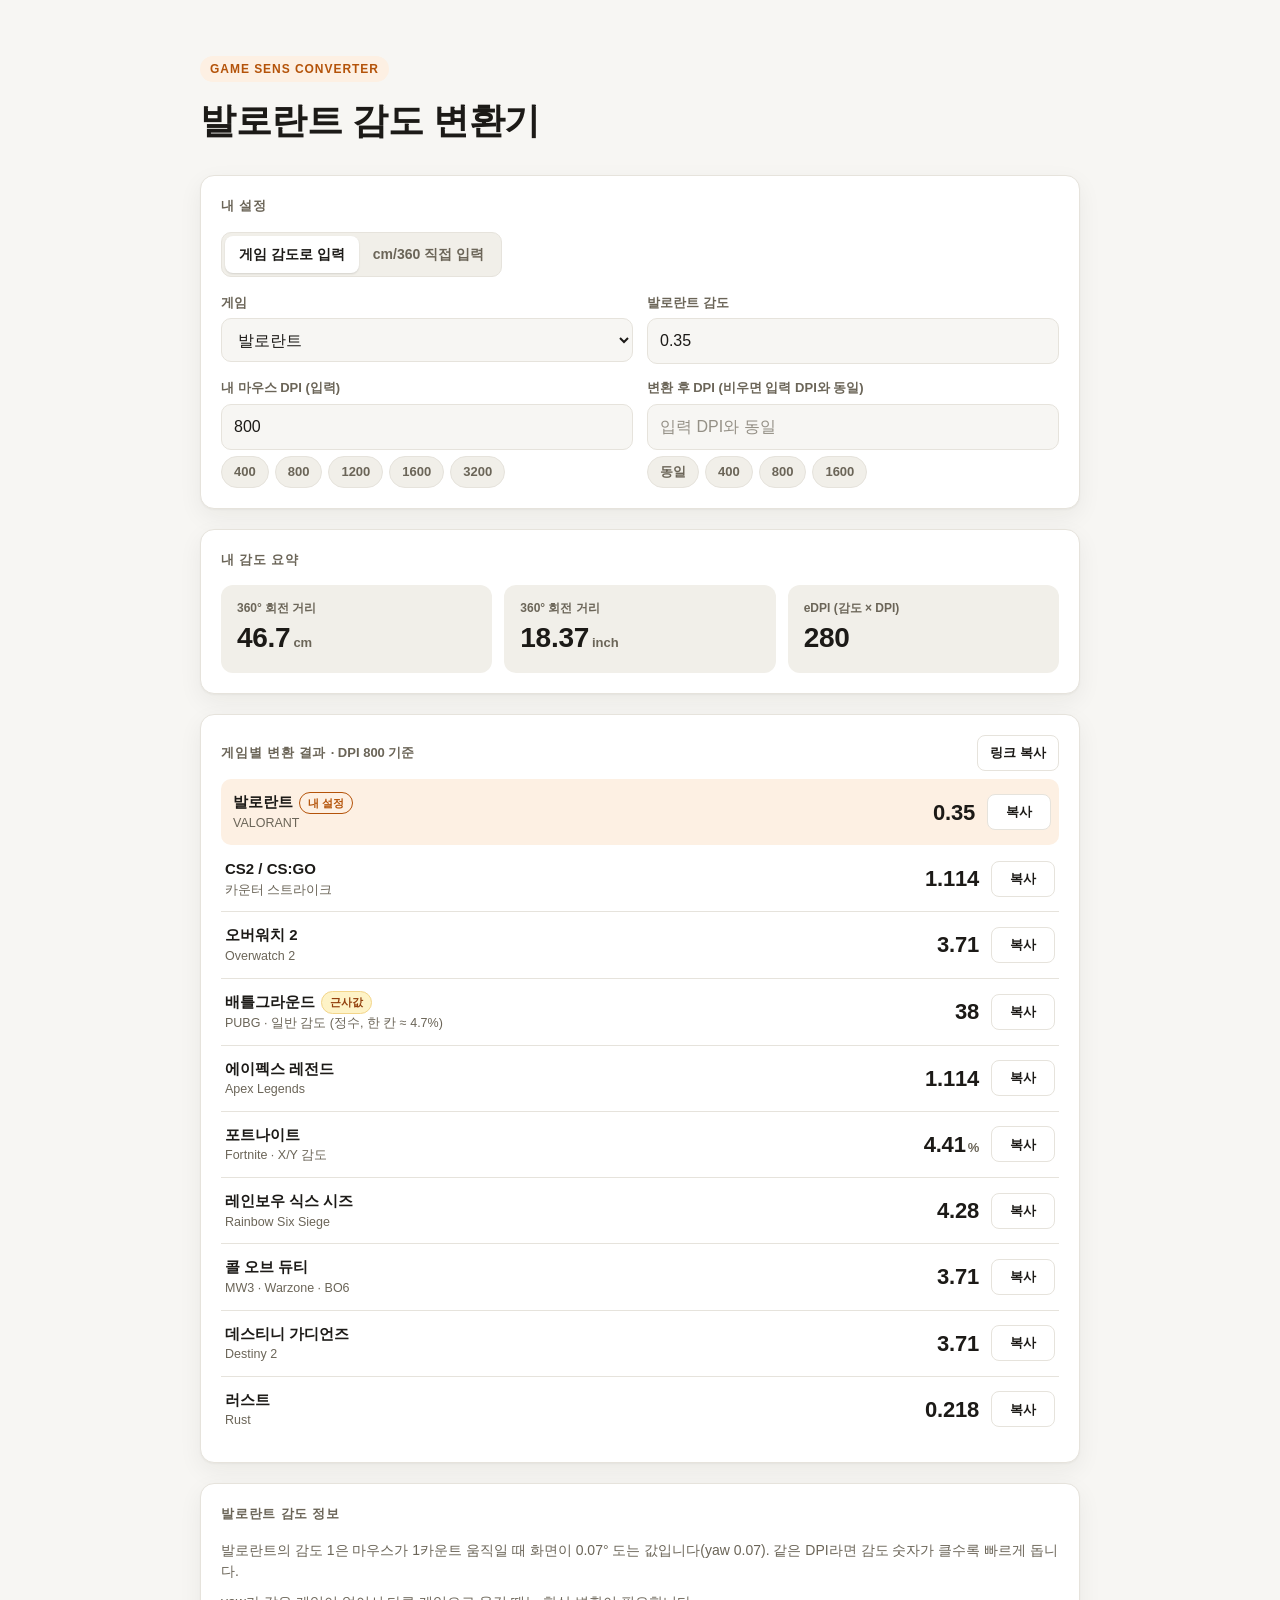
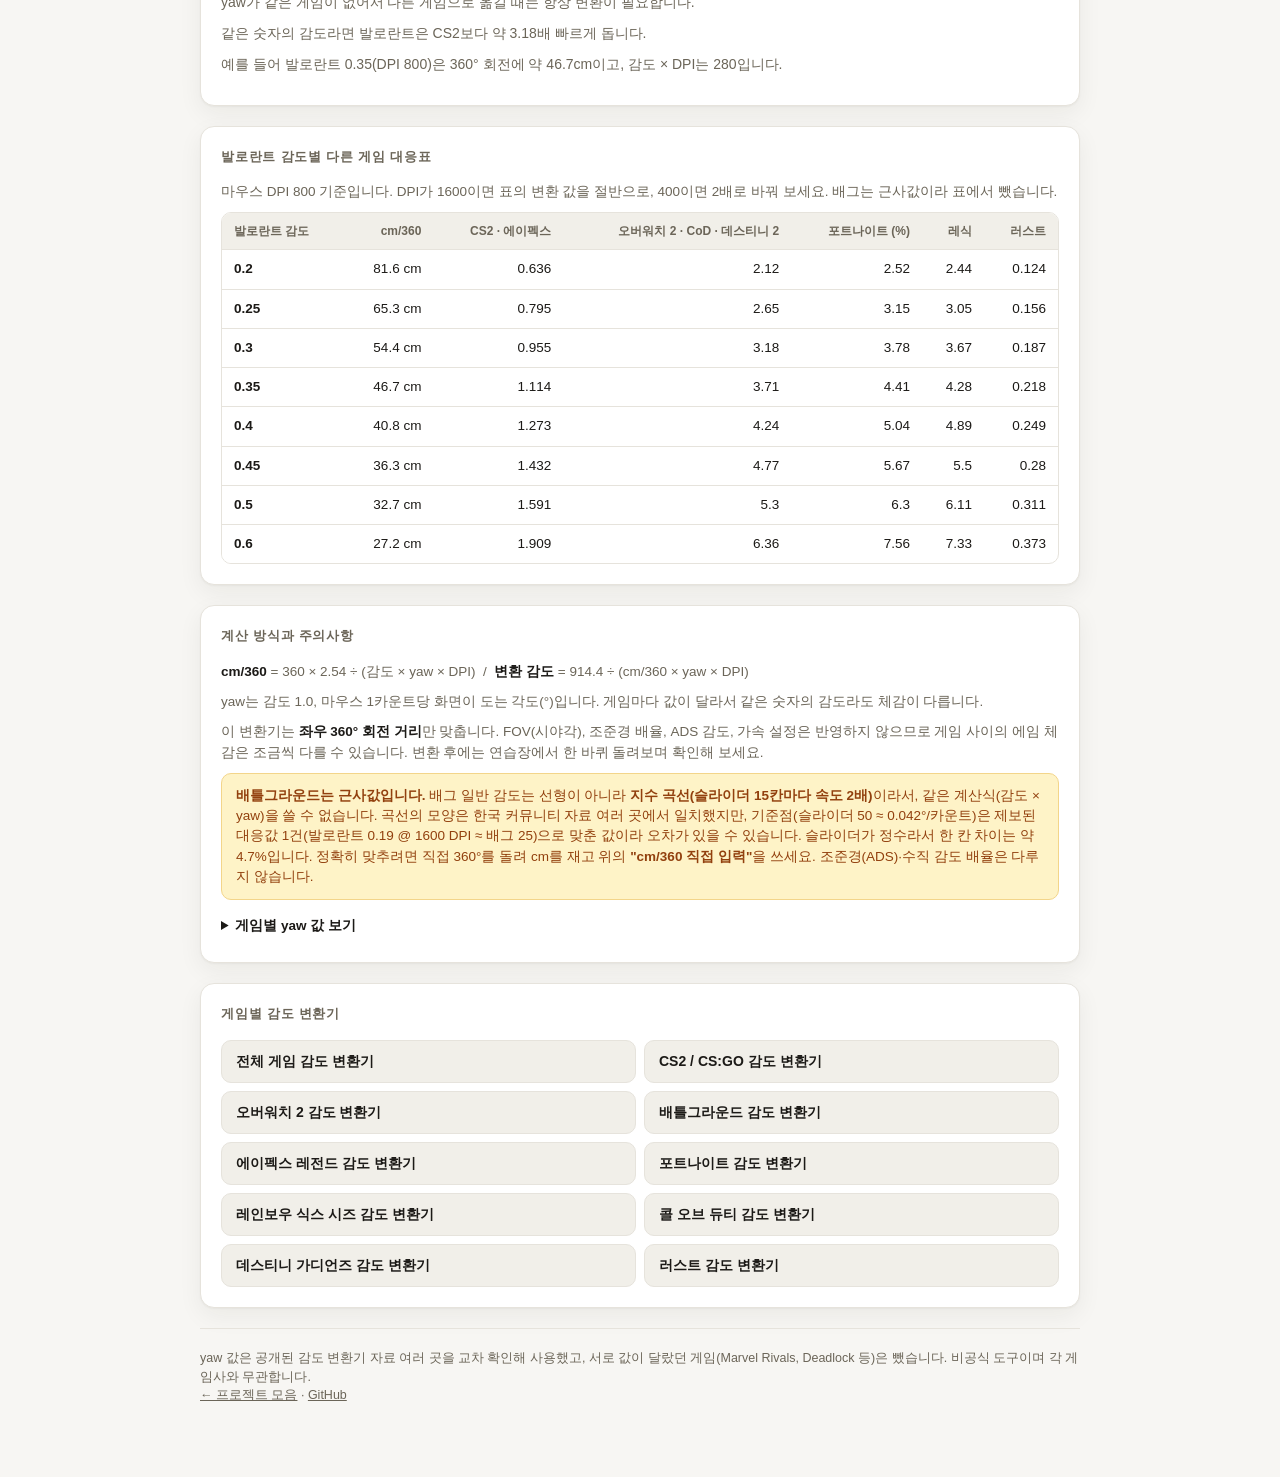
<file: valorant/index.html>
<!DOCTYPE html>
<html lang="ko">
<head>
<meta charset="utf-8">
<meta name="viewport" content="width=device-width, initial-scale=1">
<title>발로란트 감도 변환기 — CS2·오버워치 2·배그 감도로 바로 변환</title>
<meta name="description" content="발로란트 감도와 DPI를 입력하면 CS2·오버워치 2·배그·에이펙스 등의 같은 체감 감도를 cm/360 기준으로 계산합니다. 발로란트의 yaw는 0.07이며 감도별 대응표도 제공합니다.">
<meta name="robots" content="index,follow,max-image-preview:large">
<meta name="theme-color" content="#b45309">
<link rel="canonical" href="https://sunlitkoreakorea.github.io/game-sens-converter/valorant/">
<meta property="og:type" content="website">
<meta property="og:site_name" content="게임별 마우스 감도 변환기">
<meta property="og:locale" content="ko_KR">
<meta property="og:title" content="발로란트 감도 변환기 — CS2·오버워치 2·배그 감도로 바로 변환">
<meta property="og:description" content="발로란트 감도와 DPI를 입력하면 CS2·오버워치 2·배그·에이펙스 등의 같은 체감 감도를 cm/360 기준으로 계산합니다. 발로란트의 yaw는 0.07이며 감도별 대응표도 제공합니다.">
<meta property="og:url" content="https://sunlitkoreakorea.github.io/game-sens-converter/valorant/">
<meta property="og:image" content="https://sunlitkoreakorea.github.io/game-sens-converter/og.png">
<meta property="og:image:width" content="1200">
<meta property="og:image:height" content="630">
<meta property="og:image:alt" content="게임별 마우스 감도 변환기 — cm/360 기준 변환">
<meta name="twitter:card" content="summary_large_image">
<meta name="twitter:title" content="발로란트 감도 변환기 — CS2·오버워치 2·배그 감도로 바로 변환">
<meta name="twitter:description" content="발로란트 감도와 DPI를 입력하면 CS2·오버워치 2·배그·에이펙스 등의 같은 체감 감도를 cm/360 기준으로 계산합니다. 발로란트의 yaw는 0.07이며 감도별 대응표도 제공합니다.">
<meta name="twitter:image" content="https://sunlitkoreakorea.github.io/game-sens-converter/og.png">
<link rel="icon" href="data:image/svg+xml,%3Csvg xmlns='http://www.w3.org/2000/svg' viewBox='0 0 32 32'%3E%3Ccircle cx='16' cy='16' r='11' fill='none' stroke='%23b45309' stroke-width='3'/%3E%3Cpath d='M16 2v8M16 22v8M2 16h8M22 16h8' stroke='%23b45309' stroke-width='3' stroke-linecap='round'/%3E%3C/svg%3E">
<link rel="stylesheet" href="../style.css">
<script type="application/ld+json">[{"@context":"https://schema.org","@type":"WebApplication","name":"발로란트 감도 변환기","url":"https://sunlitkoreakorea.github.io/game-sens-converter/valorant/","description":"발로란트 감도와 DPI를 입력하면 CS2·오버워치 2·배그·에이펙스 등의 같은 체감 감도를 cm/360 기준으로 계산합니다. 발로란트의 yaw는 0.07이며 감도별 대응표도 제공합니다.","applicationCategory":"UtilitiesApplication","operatingSystem":"Any","inLanguage":"ko","offers":{"@type":"Offer","price":"0","priceCurrency":"KRW"}},{"@context":"https://schema.org","@type":"BreadcrumbList","itemListElement":[{"@type":"ListItem","position":1,"name":"게임별 마우스 감도 변환기","item":"https://sunlitkoreakorea.github.io/game-sens-converter/"},{"@type":"ListItem","position":2,"name":"발로란트 감도 변환기","item":"https://sunlitkoreakorea.github.io/game-sens-converter/valorant/"}]}]</script>
</head>
<body data-game="valorant">
<div class="wrap">
  <header>
    <a class="eyebrow" href="../">Game Sens Converter</a>
    <h1>발로란트 감도 변환기</h1>
  </header>

  <section class="panel" aria-labelledby="h-input">
    <h2 id="h-input">내 설정</h2>

    <div class="seg" role="group" aria-label="입력 방식">
      <button type="button" id="mode-game" aria-pressed="true">게임 감도로 입력</button>
      <button type="button" id="mode-cm" aria-pressed="false">cm/360 직접 입력</button>
    </div>

    <div class="fields">
      <div class="field" id="f-game">
        <label for="game">게임</label>
        <select id="game"></select>
      </div>
      <div class="field" id="f-sens">
        <label for="sens" id="sens-label">감도</label>
        <input id="sens" type="text" inputmode="decimal" autocomplete="off" placeholder="예: 0.35">
      </div>
      <div class="field" id="f-cm" hidden>
        <label for="cm">360° 회전에 필요한 마우스 이동 거리 (cm)</label>
        <input id="cm" type="text" inputmode="decimal" autocomplete="off" placeholder="예: 33">
        <p class="hint">마우스패드에서 실제로 한 바퀴 돌 때 움직인 거리를 자로 재서 넣으면 됩니다.</p>
      </div>

      <div class="field">
        <label for="dpi">내 마우스 DPI <span class="lbl">(입력)</span></label>
        <input id="dpi" type="text" inputmode="numeric" autocomplete="off" placeholder="예: 800">
        <div class="chips" data-target="dpi" aria-label="DPI 빠른 선택">
          <button type="button" class="chip" data-v="400">400</button>
          <button type="button" class="chip" data-v="800">800</button>
          <button type="button" class="chip" data-v="1200">1200</button>
          <button type="button" class="chip" data-v="1600">1600</button>
          <button type="button" class="chip" data-v="3200">3200</button>
        </div>
      </div>
      <div class="field">
        <label for="tdpi">변환 후 DPI <span class="lbl">(비우면 입력 DPI와 동일)</span></label>
        <input id="tdpi" type="text" inputmode="numeric" autocomplete="off" placeholder="입력 DPI와 동일">
        <div class="chips" data-target="tdpi" aria-label="변환 후 DPI 빠른 선택">
          <button type="button" class="chip" data-v="">동일</button>
          <button type="button" class="chip" data-v="400">400</button>
          <button type="button" class="chip" data-v="800">800</button>
          <button type="button" class="chip" data-v="1600">1600</button>
        </div>
      </div>
    </div>
  </section>

  <section class="panel" aria-labelledby="h-sum">
    <h2 id="h-sum">내 감도 요약</h2>
    <div class="stats" aria-live="polite">
      <div class="stat"><div class="k">360° 회전 거리</div><div><span class="v" id="o-cm">—</span><span class="u">cm</span></div></div>
      <div class="stat"><div class="k">360° 회전 거리</div><div><span class="v" id="o-in">—</span><span class="u">inch</span></div></div>
      <div class="stat"><div class="k">eDPI (감도 × DPI)</div><div><span class="v" id="o-edpi">—</span></div></div>
    </div>
  </section>

  <section class="panel" aria-labelledby="h-out">
    <div class="panel-head">
      <h2 id="h-out">게임별 변환 결과 <span id="out-dpi" style="text-transform:none;letter-spacing:0;font-weight:600"></span></h2>
      <button type="button" class="copy" id="share" aria-label="현재 설정이 담긴 링크 복사">링크 복사</button>
    </div>
    <ul class="list" id="results" aria-live="polite"></ul>
  </section>

  <section class="panel about" aria-labelledby="h-about">
    <h2 id="h-about">발로란트 감도 정보</h2>
    <p>발로란트의 감도 1은 마우스가 1카운트 움직일 때 화면이 0.07° 도는 값입니다(yaw 0.07). 같은 DPI라면 감도 숫자가 클수록 빠르게 돕니다.</p>
    <p>yaw가 같은 게임이 없어서 다른 게임으로 옮길 때는 항상 변환이 필요합니다.</p>
    <p>같은 숫자의 감도라면 발로란트은 CS2보다 약 3.18배 빠르게 돕니다.</p>
    <p>예를 들어 발로란트 0.35(DPI 800)은 360° 회전에 약 46.7cm이고, 감도 × DPI는 280입니다.</p>
  </section>
  <section class="panel" aria-labelledby="h-table">
    <h2 id="h-table">발로란트 감도별 다른 게임 대응표</h2>
    <p class="note">마우스 DPI 800 기준입니다. DPI가 1600이면 표의 변환 값을 절반으로, 400이면 2배로 바꿔 보세요. 배그는 근사값이라 표에서 뺐습니다.</p>
    <div class="tablewrap" tabindex="0" role="region" aria-label="발로란트 감도별 다른 게임 대응표 (DPI 800 기준)"><table class="data"><thead><tr><th scope="col">발로란트 감도</th><th scope="col">cm/360</th><th scope="col">CS2 · 에이펙스</th><th scope="col">오버워치 2 · CoD · 데스티니 2</th><th scope="col">포트나이트 (%)</th><th scope="col">레식</th><th scope="col">러스트</th></tr></thead><tbody><tr><th scope="row">0.2</th><td>81.6 cm</td><td>0.636</td><td>2.12</td><td>2.52</td><td>2.44</td><td>0.124</td></tr><tr><th scope="row">0.25</th><td>65.3 cm</td><td>0.795</td><td>2.65</td><td>3.15</td><td>3.05</td><td>0.156</td></tr><tr><th scope="row">0.3</th><td>54.4 cm</td><td>0.955</td><td>3.18</td><td>3.78</td><td>3.67</td><td>0.187</td></tr><tr><th scope="row">0.35</th><td>46.7 cm</td><td>1.114</td><td>3.71</td><td>4.41</td><td>4.28</td><td>0.218</td></tr><tr><th scope="row">0.4</th><td>40.8 cm</td><td>1.273</td><td>4.24</td><td>5.04</td><td>4.89</td><td>0.249</td></tr><tr><th scope="row">0.45</th><td>36.3 cm</td><td>1.432</td><td>4.77</td><td>5.67</td><td>5.5</td><td>0.28</td></tr><tr><th scope="row">0.5</th><td>32.7 cm</td><td>1.591</td><td>5.3</td><td>6.3</td><td>6.11</td><td>0.311</td></tr><tr><th scope="row">0.6</th><td>27.2 cm</td><td>1.909</td><td>6.36</td><td>7.56</td><td>7.33</td><td>0.373</td></tr></tbody></table></div>
  </section>
  <section class="panel" aria-labelledby="h-info">
    <h2 id="h-info">계산 방식과 주의사항</h2>
    <p class="note"><strong>cm/360</strong> = 360 × 2.54 ÷ (감도 × yaw × DPI) &nbsp;/&nbsp; <strong>변환 감도</strong> = 914.4 ÷ (cm/360 × yaw × DPI)</p>
    <p class="note">yaw는 감도 1.0, 마우스 1카운트당 화면이 도는 각도(°)입니다. 게임마다 값이 달라서 같은 숫자의 감도라도 체감이 다릅니다.</p>
    <p class="note">이 변환기는 <strong>좌우 360° 회전 거리</strong>만 맞춥니다. FOV(시야각), 조준경 배율, ADS 감도, 가속 설정은 반영하지 않으므로 게임 사이의 에임 체감은 조금씩 다를 수 있습니다. 변환 후에는 연습장에서 한 바퀴 돌려보며 확인해 보세요.</p>
    <div class="warnbox"><strong>배틀그라운드는 근사값입니다.</strong> 배그 일반 감도는 선형이 아니라 <strong>지수 곡선(슬라이더 15칸마다 속도 2배)</strong>이라서, 같은 계산식(감도 × yaw)을 쓸 수 없습니다. 곡선의 모양은 한국 커뮤니티 자료 여러 곳에서 일치했지만, 기준점(슬라이더 50 ≈ 0.042°/카운트)은 제보된 대응값 1건(발로란트 0.19 @ 1600 DPI ≈ 배그 25)으로 맞춘 값이라 오차가 있을 수 있습니다. 슬라이더가 정수라서 한 칸 차이는 약 4.7%입니다. 정확히 맞추려면 직접 360°를 돌려 cm를 재고 위의 <strong>"cm/360 직접 입력"</strong>을 쓰세요. 조준경(ADS)·수직 감도 배율은 다루지 않습니다.</div>
    <details>
      <summary>게임별 yaw 값 보기</summary>
      <table class="yaw">
        <thead><tr><th>게임</th><th>입력 단위</th><th>yaw</th></tr></thead>
        <tbody>
          <tr><td>발로란트</td><td>감도</td><td>0.07</td></tr>
          <tr><td>CS2 / CS:GO</td><td>감도</td><td>0.022</td></tr>
          <tr><td>오버워치 2</td><td>감도</td><td>0.0066</td></tr>
          <tr><td>배틀그라운드 (근사)</td><td>슬라이더 (지수)</td><td>50 = 0.042°, 15칸마다 ×2</td></tr>
          <tr><td>에이펙스 레전드</td><td>감도</td><td>0.022</td></tr>
          <tr><td>포트나이트</td><td>%</td><td>0.005555</td></tr>
          <tr><td>레인보우 식스 시즈</td><td>감도</td><td>0.00572957795</td></tr>
          <tr><td>콜 오브 듀티</td><td>감도</td><td>0.0066</td></tr>
          <tr><td>데스티니 가디언즈</td><td>감도</td><td>0.0066</td></tr>
          <tr><td>러스트</td><td>감도</td><td>0.1125</td></tr>
        </tbody>
      </table>
    </details>
  </section>

  <section class="panel" aria-labelledby="h-links">
    <h2 id="h-links">게임별 감도 변환기</h2>
    <ul class="links"><li><a href="../">전체 게임 감도 변환기</a></li><li><a href="../cs2/">CS2 / CS:GO 감도 변환기</a></li><li><a href="../overwatch-2/">오버워치 2 감도 변환기</a></li><li><a href="../pubg/">배틀그라운드 감도 변환기</a></li><li><a href="../apex-legends/">에이펙스 레전드 감도 변환기</a></li><li><a href="../fortnite/">포트나이트 감도 변환기</a></li><li><a href="../rainbow-six-siege/">레인보우 식스 시즈 감도 변환기</a></li><li><a href="../call-of-duty/">콜 오브 듀티 감도 변환기</a></li><li><a href="../destiny-2/">데스티니 가디언즈 감도 변환기</a></li><li><a href="../rust/">러스트 감도 변환기</a></li></ul>
  </section>
  <footer>
    yaw 값은 공개된 감도 변환기 자료 여러 곳을 교차 확인해 사용했고, 서로 값이 달랐던 게임(Marvel Rivals, Deadlock 등)은 뺐습니다. 비공식 도구이며 각 게임사와 무관합니다.<br>
    <a href="https://sunlitkoreakorea.github.io/">← 프로젝트 모음</a> · <a href="https://github.com/Sunlitkoreakorea/game-sens-converter">GitHub</a>
  </footer>
</div>

<script>window.__GAMES=[{"id":"valorant","slug":"valorant","name":"발로란트","short":"발로란트","en":"VALORANT","yaw":0.07,"dec":3,"unit":"","defaultSens":0.35,"typical":[0.2,0.25,0.3,0.35,0.4,0.45,0.5,0.6]},{"id":"cs2","slug":"cs2","name":"CS2 / CS:GO","short":"CS2","en":"카운터 스트라이크","yaw":0.022,"dec":3,"unit":"","defaultSens":1.2,"typical":[0.8,1,1.2,1.5,1.8,2,2.5,3]},{"id":"ow2","slug":"overwatch-2","name":"오버워치 2","short":"오버워치 2","en":"Overwatch 2","yaw":0.0066,"dec":2,"unit":"","defaultSens":5,"typical":[3,4,5,6,7,8,10,12]},{"id":"pubg","slug":"pubg","name":"배틀그라운드","short":"배그","en":"PUBG · 일반 감도 (정수, 한 칸 ≈ 4.7%)","curve":"exp15","base":0.042,"baseSens":50,"range":[1,100],"dec":0,"unit":"","approx":true,"defaultSens":50},{"id":"apex","slug":"apex-legends","name":"에이펙스 레전드","short":"에이펙스","en":"Apex Legends","yaw":0.022,"dec":3,"unit":"","defaultSens":1.5,"typical":[0.8,1,1.2,1.5,1.8,2,2.5,3]},{"id":"fortnite","slug":"fortnite","name":"포트나이트","short":"포트나이트","en":"Fortnite · X/Y 감도","yaw":0.005555,"dec":2,"unit":"%","defaultSens":6.5,"typical":[4,5,6,7,8,10,12]},{"id":"r6","slug":"rainbow-six-siege","name":"레인보우 식스 시즈","short":"레식","en":"Rainbow Six Siege","yaw":0.00572957795,"dec":2,"unit":"","defaultSens":10,"typical":[5,6,8,10,12,15,20]},{"id":"cod","slug":"call-of-duty","name":"콜 오브 듀티","short":"CoD","en":"MW3 · Warzone · BO6","yaw":0.0066,"dec":2,"unit":"","defaultSens":6,"typical":[3,4,5,6,7,8,10,12]},{"id":"destiny2","slug":"destiny-2","name":"데스티니 가디언즈","short":"데스티니 2","en":"Destiny 2","yaw":0.0066,"dec":2,"unit":"","defaultSens":6,"typical":[3,4,5,6,7,8,10,12]},{"id":"rust","slug":"rust","name":"러스트","short":"러스트","en":"Rust","yaw":0.1125,"dec":3,"unit":"","defaultSens":0.5,"typical":[0.2,0.3,0.4,0.5,0.6,0.8,1]}];</script>
<script src="../app.js"></script>
</body>
</html>
</file>
<file: style.css>
:root{
  --bg:#f7f6f3;
  --surface:#ffffff;
  --surface-2:#f1efe9;
  --border:#e6e3dc;
  --text:#1c1a17;
  --muted:#6b6558;
  --accent:#b45309;
  --accent-soft:#fdf0e3;
  --warn:#92400e;
  --warn-bg:#fef3c7;
  --warn-border:#f3d58a;
  --ok:#166534;
  --shadow:0 1px 2px rgba(28,26,23,.04),0 8px 24px rgba(28,26,23,.06);
}
@media (prefers-color-scheme: dark){
  :root{
    --bg:#15130f;
    --surface:#1f1c17;
    --surface-2:#292520;
    --border:#332e26;
    --text:#f2ede4;
    --muted:#a89e8c;
    --accent:#e0975a;
    --accent-soft:#2b2118;
    --warn:#f5cf8a;
    --warn-bg:#2d2412;
    --warn-border:#5a4620;
    --ok:#86d19b;
    --shadow:0 1px 2px rgba(0,0,0,.3),0 8px 24px rgba(0,0,0,.35);
  }
}
*{box-sizing:border-box}
[hidden]{display:none !important}
html{-webkit-text-size-adjust:100%}
body{
  margin:0;background:var(--bg);color:var(--text);
  font-family:-apple-system,BlinkMacSystemFont,"Segoe UI","Pretendard","Noto Sans KR",Arial,sans-serif;
  padding:56px 16px 72px;line-height:1.5;
}
.wrap{max-width:880px;margin:0 auto}
header{margin-bottom:32px}
.eyebrow{
  display:inline-block;font-size:12px;font-weight:700;letter-spacing:.08em;text-transform:uppercase;
  color:var(--accent);background:var(--accent-soft);padding:4px 10px;border-radius:999px;margin-bottom:16px;
  text-decoration:none;
}
a.eyebrow:hover{text-decoration:underline}
h1{font-size:clamp(26px,4vw,36px);line-height:1.25;margin:0;letter-spacing:-.01em}
.panel{
  background:var(--surface);border:1px solid var(--border);border-radius:14px;
  box-shadow:var(--shadow);padding:20px;margin-bottom:20px;
}
h2{
  font-size:13px;font-weight:700;letter-spacing:.06em;text-transform:uppercase;
  color:var(--muted);margin:0 0 16px;
}
.panel-head{display:flex;align-items:flex-start;justify-content:space-between;gap:12px;margin-bottom:8px}
.panel-head h2{margin:8px 0 0}
.seg{display:inline-flex;background:var(--surface-2);border:1px solid var(--border);border-radius:10px;padding:3px;margin-bottom:16px}
.seg button{
  appearance:none;border:0;background:transparent;color:var(--muted);font:inherit;font-size:14px;font-weight:600;
  padding:8px 14px;border-radius:8px;cursor:pointer;min-height:36px;
}
.seg button[aria-pressed="true"]{background:var(--surface);color:var(--text);box-shadow:0 1px 2px rgba(0,0,0,.12)}
.fields{display:grid;grid-template-columns:repeat(2,1fr);gap:14px}
.field{display:flex;flex-direction:column;gap:6px;min-width:0}
label,.lbl{font-size:13px;font-weight:600;color:var(--muted)}
input,select{
  font:inherit;font-size:16px;color:var(--text);background:var(--bg);
  border:1px solid var(--border);border-radius:10px;padding:10px 12px;min-height:44px;width:100%;
  font-variant-numeric:tabular-nums;
}
input::placeholder{color:var(--muted);opacity:.7}
input:focus-visible,select:focus-visible,button:focus-visible,a:focus-visible,summary:focus-visible,.tablewrap:focus-visible{outline:2px solid var(--accent);outline-offset:2px}
.chips{display:flex;flex-wrap:wrap;gap:6px}
.chip{
  appearance:none;font:inherit;font-size:13px;font-weight:600;color:var(--muted);background:var(--surface-2);
  border:1px solid var(--border);border-radius:999px;padding:5px 12px;cursor:pointer;min-height:32px;
  font-variant-numeric:tabular-nums;
}
.chip:hover{color:var(--text);border-color:var(--accent)}
.hint{font-size:12.5px;color:var(--muted);margin:0}
.stats{display:grid;grid-template-columns:repeat(3,1fr);gap:12px}
.stat{background:var(--surface-2);border-radius:12px;padding:14px 16px;min-width:0}
.stat .k{font-size:12px;font-weight:600;color:var(--muted)}
.stat .v{font-size:clamp(20px,3.4vw,28px);font-weight:700;font-variant-numeric:tabular-nums;letter-spacing:-.01em;overflow-wrap:anywhere}
.stat .u{font-size:13px;font-weight:600;color:var(--muted);margin-left:3px}
.list{list-style:none;margin:0;padding:0}
.row{
  display:grid;grid-template-columns:1fr auto auto;align-items:center;gap:12px;
  padding:12px 4px;border-top:1px solid var(--border);
}
.row:first-child{border-top:0}
.row.src{background:var(--accent-soft);border-radius:10px;border-top-color:transparent;padding-left:12px;padding-right:8px}
.row.src + .row{border-top-color:transparent}
.gname{font-weight:600;font-size:15px;min-width:0}
.gname small{display:block;font-weight:500;font-size:12.5px;color:var(--muted)}
.badge{
  display:inline-block;font-size:11px;font-weight:700;border-radius:999px;padding:2px 8px;margin-left:6px;vertical-align:middle;
  color:var(--accent);background:var(--accent-soft);border:1px solid var(--accent);
}
.badge.warn{color:var(--warn);background:var(--warn-bg);border-color:var(--warn-border)}
.val{font-size:22px;font-weight:700;font-variant-numeric:tabular-nums;text-align:right;letter-spacing:-.01em}
.val .u{font-size:13px;font-weight:600;color:var(--muted);margin-left:2px}
.copy{
  appearance:none;font:inherit;font-size:13px;font-weight:600;color:var(--text);background:var(--surface);
  border:1px solid var(--border);border-radius:8px;padding:6px 12px;cursor:pointer;min-height:36px;min-width:64px;
}
.copy:hover:not(:disabled){border-color:var(--accent)}
.copy:disabled{opacity:.5;cursor:not-allowed}
.copy.done{color:var(--ok);border-color:var(--ok)}
.empty{color:var(--muted);font-size:14px;padding:8px 0}
.note{font-size:13.5px;color:var(--muted);margin:0 0 10px}
.note strong{color:var(--text)}
.warnbox{
  background:var(--warn-bg);border:1px solid var(--warn-border);color:var(--warn);
  border-radius:10px;padding:12px 14px;font-size:13.5px;margin:0 0 10px;
}
code{
  font-family:ui-monospace,SFMono-Regular,Menlo,Consolas,monospace;font-size:12.5px;
  background:var(--surface-2);border-radius:6px;padding:2px 6px;color:var(--text);overflow-wrap:anywhere;
}
details{margin-top:6px}
summary{cursor:pointer;font-size:13.5px;font-weight:600;color:var(--text);padding:6px 0}
.tablewrap{overflow-x:auto;margin-top:8px;border:1px solid var(--border);border-radius:10px}
table.data{width:100%;border-collapse:collapse;font-size:13.5px;min-width:520px}
table.data th,table.data td{text-align:right;padding:9px 12px;border-top:1px solid var(--border);white-space:nowrap;font-variant-numeric:tabular-nums}
table.data thead th{border-top:0;font-size:12px;font-weight:700;color:var(--muted);background:var(--surface-2);white-space:normal;vertical-align:bottom}
table.data th:first-child,table.data td:first-child{text-align:left;font-weight:700;position:sticky;left:0;background:var(--surface)}
table.data thead th:first-child{background:var(--surface-2)}
table.yaw{width:100%;border-collapse:collapse;font-size:13.5px;margin-top:8px}
table.yaw th,table.yaw td{text-align:left;padding:8px 6px;border-top:1px solid var(--border)}
table.yaw th{font-size:12px;color:var(--muted);font-weight:600;border-top:0}
table.yaw td:last-child{font-variant-numeric:tabular-nums}
.faq details{border-top:1px solid var(--border);margin:0;padding:4px 0}
.faq details:first-of-type{border-top:0}
.faq summary{font-size:15px;padding:10px 0}
.faq p{margin:0 0 12px;font-size:14px;color:var(--muted)}
.faq p strong{color:var(--text)}
.links{list-style:none;margin:0;padding:0;display:grid;grid-template-columns:repeat(2,1fr);gap:8px}
.links a{
  display:block;padding:10px 14px;border:1px solid var(--border);border-radius:10px;background:var(--surface-2);
  color:var(--text);text-decoration:none;font-size:14px;font-weight:600;
}
.links a:hover{border-color:var(--accent);color:var(--accent)}
.about p{margin:0 0 10px;font-size:14px;color:var(--muted)}
.about p strong{color:var(--text)}
footer{border-top:1px solid var(--border);padding-top:20px;font-size:12.5px;color:var(--muted)}
footer a{color:var(--muted)}
@media (max-width:620px){
  body{padding-top:36px}
  .fields{grid-template-columns:1fr}
  .stats{grid-template-columns:1fr}
  .links{grid-template-columns:1fr}
  .row{grid-template-columns:1fr auto;grid-template-areas:"n v" "n c";row-gap:6px}
  .row .gname{grid-area:n}
  .row .val{grid-area:v}
  .row .copy{grid-area:c;justify-self:end}
}
@media (prefers-reduced-motion:no-preference){
  .copy,.chip,.seg button,.links a{transition:border-color .15s ease,color .15s ease,background .15s ease}
}
</file>
